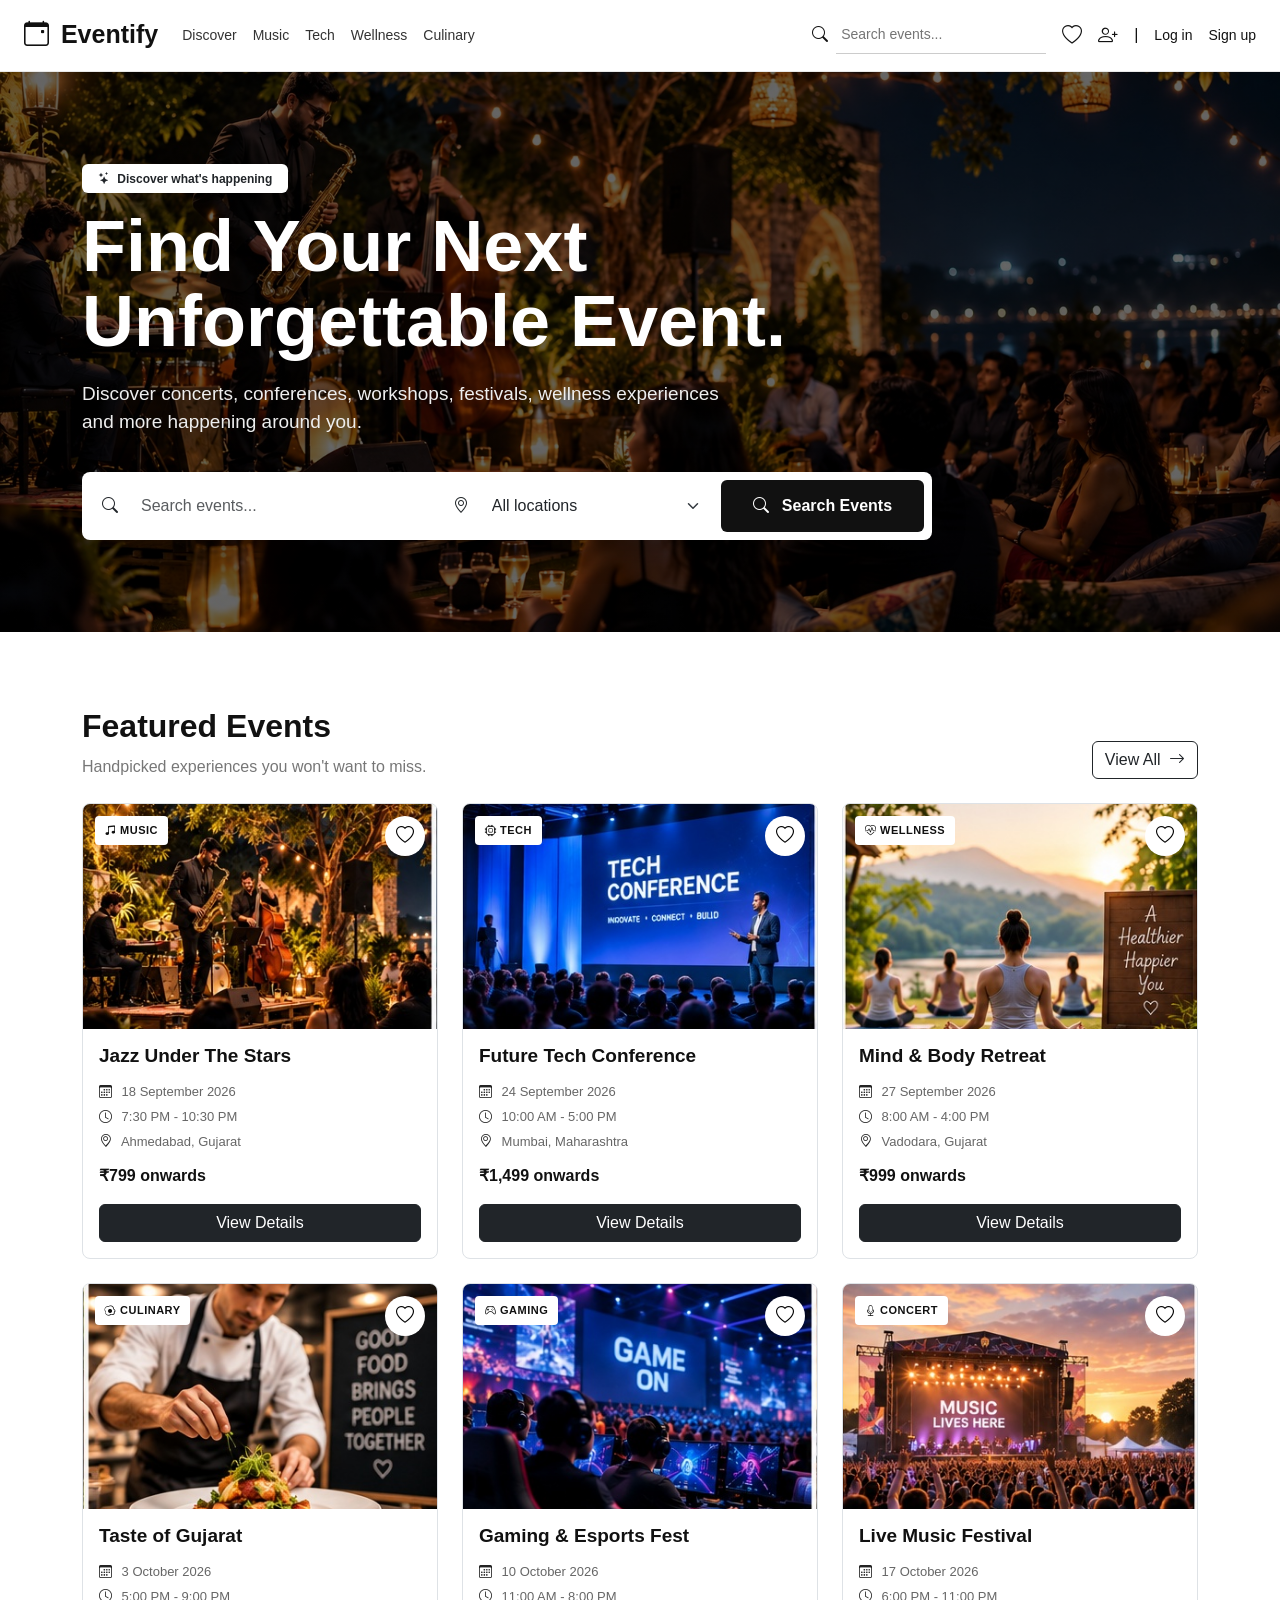
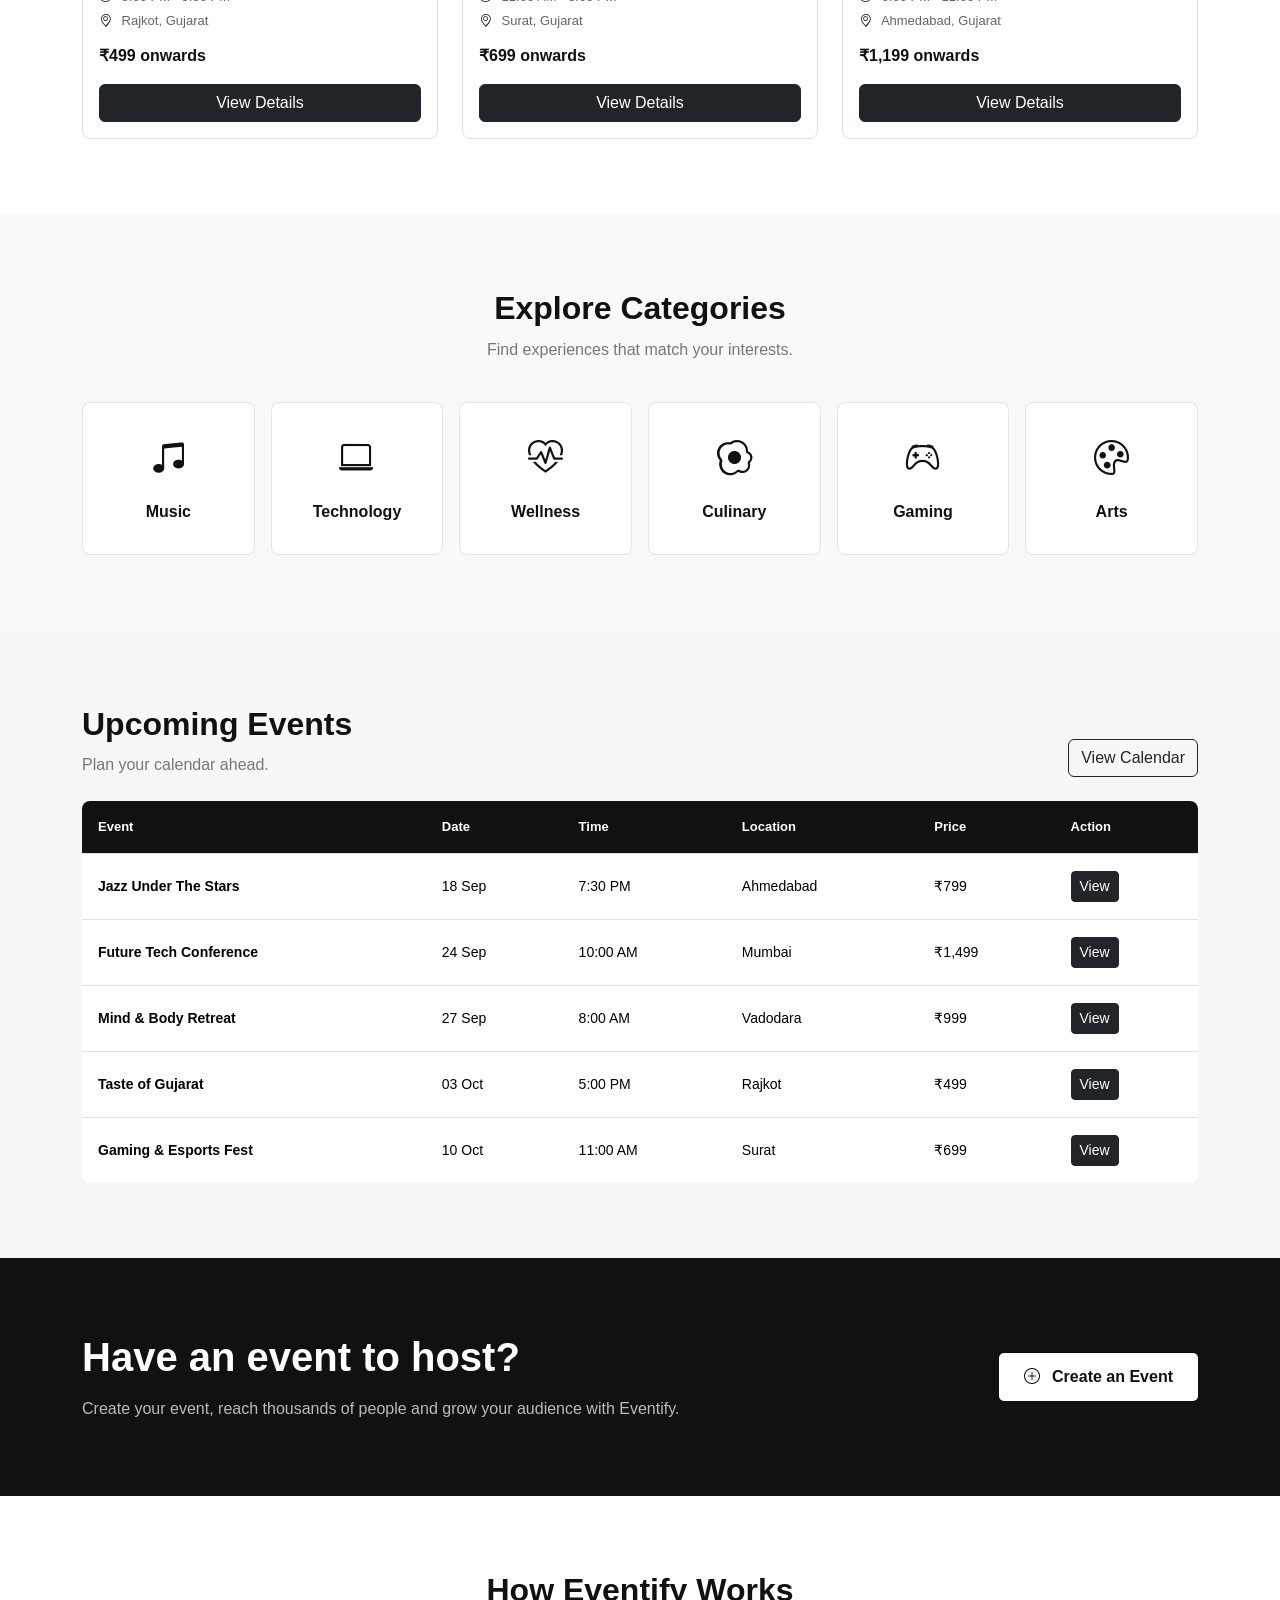
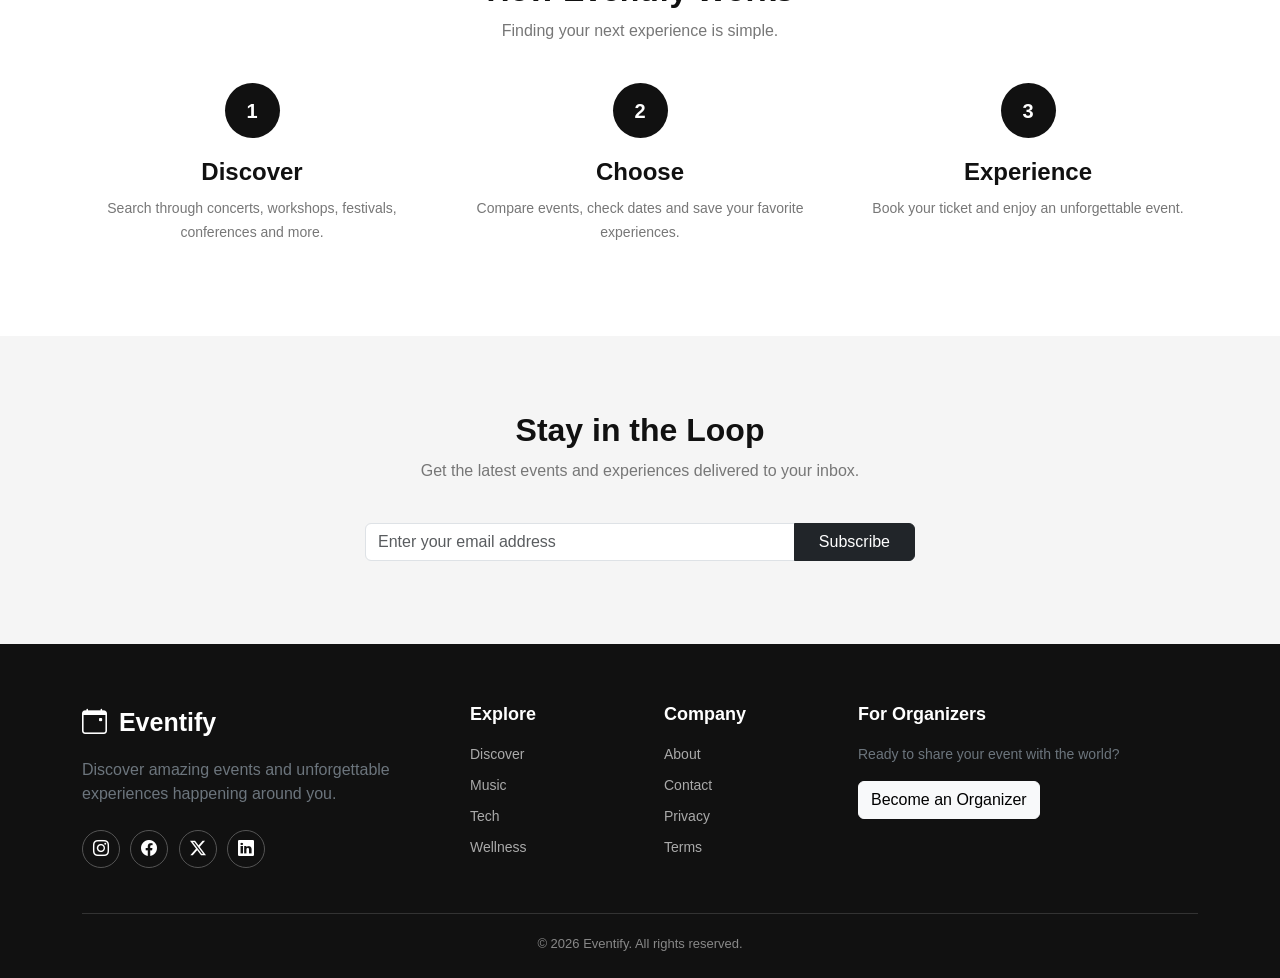
<file: index.html>
<!DOCTYPE html>
<html lang="en">
<head>
    <meta charset="UTF-8">
    <meta name="viewport" content="width=device-width, initial-scale=1.0">

    <title>Eventify - Discover Amazing Events</title>

    <!-- Bootstrap 5.3 -->
    <link
        href="https://cdn.jsdelivr.net/npm/bootstrap@5.3.3/dist/css/bootstrap.min.css"
        rel="stylesheet"
    >

    <!-- Bootstrap Icons -->
    <link
        rel="stylesheet"
        href="https://cdn.jsdelivr.net/npm/bootstrap-icons@1.11.3/font/bootstrap-icons.min.css"
    >

    <style>

        /* ==============================
           GLOBAL
        ============================== */

        * {
            box-sizing: border-box;
        }

        html {
            scroll-behavior: smooth;
        }

        body {
            margin: 0;
            font-family: Arial, Helvetica, sans-serif;
            color: #111;
            background: #fff;
        }

        a {
            color: inherit;
        }

        .section-padding {
            padding: 75px 0;
        }

        .section-title {
            font-size: 32px;
            font-weight: 700;
            margin-bottom: 10px;
        }

        .section-subtitle {
            color: #777;
            margin-bottom: 40px;
        }


        /* ==============================
           NAVBAR
        ============================== */

        .site-header {
            height: 72px;
            background: #fff;
            border-bottom: 1px solid #e8e8e8;
            position: sticky;
            top: 0;
            z-index: 1000;
        }

        .brand {
            font-size: 25px;
            font-weight: 800;
            white-space: nowrap;
        }

        .brand i {
            margin-right: 5px;
        }

        .nav-link {
            font-size: 14px;
            font-weight: 500;
            color: #333 !important;
        }

        .nav-link:hover {
            color: #000 !important;
        }

        .header-search {
            width: 210px;
            border: 0;
            border-bottom: 1px solid #ccc;
            outline: none;
            padding: 8px 5px;
            font-size: 14px;
        }

        .header-search:focus {
            border-bottom-color: #111;
        }

        .header-action {
            text-decoration: none;
            font-size: 14px;
        }

        .header-icon {
            font-size: 20px;
        }


        /* ==============================
           HERO
        ============================== */

        .hero {
            min-height: 560px;
            background:
                linear-gradient(
                    rgba(0, 0, 0, .60),
                    rgba(0, 0, 0, .60)
                ),
                url("assets/images/hero.jpg") center/cover no-repeat;

            display: flex;
            align-items: center;
            color: white;
        }

        .hero-content {
            max-width: 850px;
        }

        .hero-title {
            font-size: clamp(40px, 6vw, 72px);
            font-weight: 800;
            line-height: 1.05;
            margin-bottom: 20px;
        }

        .hero-text {
            font-size: 19px;
            color: #eee;
            max-width: 650px;
            margin-bottom: 35px;
        }

        .search-box {
            background: #fff;
            padding: 8px;
            border-radius: 8px;
            box-shadow: 0 10px 35px rgba(0, 0, 0, .20);
        }

        .search-input {
            border: 0 !important;
            box-shadow: none !important;
            height: 52px;
        }

        .search-location {
            border: 0 !important;
            box-shadow: none !important;
            height: 52px;
        }

        .search-btn {
            height: 52px;
            background: #111;
            color: #fff;
            border: 0;
            padding: 0 30px;
            border-radius: 6px;
            font-weight: 600;
        }

        .search-btn:hover {
            background: #333;
            color: #fff;
        }


        /* ==============================
           EVENT CARDS
        ============================== */

        .event-card {
            overflow: hidden;
            border-radius: 8px;
            transition: .25s ease;
            height: 100%;
        }

        .event-card:hover {
            transform: translateY(-6px);
            box-shadow: 0 10px 30px rgba(0, 0, 0, .12);
        }

        .event-image {
            position: relative;
            width: 100%;
            height: 225px;
            overflow: hidden;
            background: #eee;
        }

        .event-image img {
            width: 100%;
            height: 100%;
            object-fit: cover;
            display: block;
            transition: transform .4s ease;
        }

        .event-card:hover .event-image img {
            transform: scale(1.06);
        }

        .event-category {
            position: absolute;
            top: 12px;
            left: 12px;
            background: #fff;
            color: #111;
            padding: 6px 10px;
            border-radius: 4px;
            font-size: 11px;
            font-weight: 700;
            letter-spacing: .5px;
        }

        .favorite-btn {
            position: absolute;
            top: 12px;
            right: 12px;
            width: 40px;
            height: 40px;
            border: none;
            border-radius: 50%;
            background: #fff;
            display: flex;
            align-items: center;
            justify-content: center;
            cursor: pointer;
            font-size: 18px;
            transition: .2s ease;
        }

        .favorite-btn:hover {
            transform: scale(1.1);
        }

        .favorite-btn.active {
            background: #111;
            color: #fff;
        }

        .event-title {
            font-size: 19px;
            font-weight: 700;
            margin-bottom: 12px;
        }

        .event-info {
            color: #666;
            font-size: 13px;
            line-height: 1.9;
        }

        .event-info i {
            margin-right: 6px;
            color: #222;
        }

        .event-price {
            font-weight: 700;
            margin-top: 10px;
        }


        /* ==============================
           CATEGORY
        ============================== */

        .category-card {
            border: 1px solid #e5e5e5;
            background: #fff;
            padding: 30px 15px;
            text-align: center;
            border-radius: 8px;
            transition: .25s ease;
            text-decoration: none;
            display: block;
        }

        .category-card:hover {
            background: #111;
            color: #fff;
            transform: translateY(-5px);
        }

        .category-icon {
            font-size: 35px;
            margin-bottom: 15px;
        }

        .category-name {
            font-weight: 700;
            font-size: 16px;
        }


        /* ==============================
           SCHEDULE
        ============================== */

        .schedule-section {
            background: #f7f7f7;
        }

        .schedule-table {
            background: #fff;
            border-radius: 8px;
            overflow: hidden;
        }

        .schedule-table th {
            background: #111;
            color: #fff;
            font-size: 13px;
            font-weight: 600;
            padding: 16px;
        }

        .schedule-table td {
            padding: 17px 16px;
            vertical-align: middle;
            font-size: 14px;
        }

        .schedule-table tr:last-child td {
            border-bottom: 0;
        }


        /* ==============================
           ORGANIZER
        ============================== */

        .organizer-section {
            background: #111;
            color: #fff;
        }

        .organizer-section p {
            color: #bbb;
        }

        .btn-white {
            background: #fff;
            color: #111;
            border: none;
            padding: 12px 25px;
            font-weight: 600;
            border-radius: 5px;
        }

        .btn-white:hover {
            background: #ddd;
            color: #111;
        }


        /* ==============================
           HOW IT WORKS
        ============================== */

        .step-number {
            width: 55px;
            height: 55px;
            border-radius: 50%;
            background: #111;
            color: #fff;
            display: flex;
            align-items: center;
            justify-content: center;
            margin: 0 auto 20px;
            font-size: 20px;
            font-weight: 700;
        }

        .step-title {
            font-weight: 700;
            margin-bottom: 10px;
        }

        .step-text {
            color: #777;
            font-size: 14px;
            line-height: 1.7;
        }


        /* ==============================
           NEWSLETTER
        ============================== */

        .newsletter {
            background: #f5f5f5;
        }

        .newsletter-form {
            max-width: 550px;
            margin: auto;
        }


        /* ==============================
           FOOTER
        ============================== */

        footer {
            background: #111;
            color: #fff;
            padding: 60px 0 25px;
        }

        .footer-title {
            font-size: 18px;
            font-weight: 700;
            margin-bottom: 18px;
        }

        .footer-link {
            color: #aaa;
            text-decoration: none;
            font-size: 14px;
            display: block;
            margin-bottom: 10px;
        }

        .footer-link:hover {
            color: #fff;
        }

        .social-icon {
            width: 38px;
            height: 38px;
            border: 1px solid #555;
            display: inline-flex;
            align-items: center;
            justify-content: center;
            border-radius: 50%;
            margin-right: 6px;
            color: #fff;
            text-decoration: none;
            transition: .2s;
        }

        .social-icon:hover {
            background: #fff;
            color: #111;
        }

        .copyright {
            border-top: 1px solid #333;
            margin-top: 45px;
            padding-top: 20px;
            color: #888;
            font-size: 13px;
        }


        /* ==============================
           TOAST
        ============================== */

        .eventify-toast {
            position: fixed;
            right: 25px;
            bottom: 25px;
            background: #111;
            color: #fff;
            padding: 14px 20px;
            border-radius: 6px;
            z-index: 9999;
            opacity: 0;
            transform: translateY(20px);
            pointer-events: none;
            transition: .3s ease;
        }

        .eventify-toast.show {
            opacity: 1;
            transform: translateY(0);
        }


        /* ==============================
           RESPONSIVE
        ============================== */

        @media (max-width: 991px) {

            .site-header {
                height: auto;
                min-height: 70px;
            }

            .hero {
                min-height: 600px;
            }

            .header-search {
                width: 150px;
            }

        }

        @media (max-width: 767px) {

            .section-padding {
                padding: 55px 0;
            }

            .hero {
                min-height: 650px;
            }

            .hero-title {
                font-size: 43px;
            }

            .hero-text {
                font-size: 16px;
            }

            .search-box {
                padding: 10px;
            }

            .search-btn {
                width: 100%;
            }

            .event-image {
                height: 210px;
            }

            .schedule-table {
                min-width: 700px;
            }

            .schedule-wrapper {
                overflow-x: auto;
            }

        }

    </style>
</head>

<body>


<!-- =========================================================
     HEADER
========================================================= -->

<header class="site-header">

    <div class="container-fluid px-4">

        <div class="d-flex align-items-center gap-4 py-3">

            <!-- LOGO -->
            <a href="index.html" class="brand text-decoration-none">
                <i class="bi bi-calendar-event"></i>
                Eventify
            </a>


            <!-- DESKTOP NAV -->
            <nav class="d-none d-lg-flex gap-3">

                <a href="explore.html" class="nav-link">
                    Discover
                </a>

                <a href="explore.html?q=Music" class="nav-link">
                    Music
                </a>

                <a href="explore.html?q=Tech" class="nav-link">
                    Tech
                </a>

                <a href="explore.html?q=Wellness" class="nav-link">
                    Wellness
                </a>

                <a href="explore.html?q=Culinary" class="nav-link">
                    Culinary
                </a>

            </nav>


            <!-- RIGHT SIDE -->
            <div class="ms-auto d-flex align-items-center gap-3">

                <!-- SEARCH -->
                <div class="d-none d-md-flex align-items-center">

                    <i class="bi bi-search me-2"></i>

                    <input
                        type="text"
                        id="headerSearch"
                        class="header-search"
                        placeholder="Search events..."
                        aria-label="Search events"
                    >

                </div>


                <!-- FAVORITES -->
                <a
                    href="favorites.html"
                    class="header-action"
                    title="Favorites"
                >
                    <i class="bi bi-heart header-icon"></i>
                </a>


                <!-- ORGANIZER -->
                <a
                    href="signup.html"
                    class="header-action"
                    title="Become an organizer"
                >
                    <i class="bi bi-person-plus header-icon"></i>
                </a>


                <span class="d-none d-md-inline">|</span>


                <a href="login.html" class="header-action">
                    Log in
                </a>

                <a href="signup.html" class="header-action">
                    Sign up
                </a>

            </div>

        </div>

    </div>

</header>


<!-- =========================================================
     HERO
========================================================= -->

<section class="hero">

    <div class="container">

        <div class="hero-content">

            <div class="mb-3">
                <span class="badge bg-white text-dark px-3 py-2">
                    <i class="bi bi-stars me-1"></i>
                    Discover what's happening
                </span>
            </div>

            <h1 class="hero-title">
                Find Your Next<br>
                Unforgettable Event.
            </h1>

            <p class="hero-text">
                Discover concerts, conferences, workshops, festivals,
                wellness experiences and more happening around you.
            </p>


            <!-- SEARCH -->
            <form
                id="homeSearchForm"
                class="search-box"
                novalidate
            >

                <div class="row g-2 align-items-center">

                    <!-- EVENT SEARCH -->
                    <div class="col-lg-5">

                        <div class="input-group">

                            <span class="input-group-text bg-white border-0">
                                <i class="bi bi-search"></i>
                            </span>

                            <input
                                type="text"
                                id="homeQuery"
                                class="form-control search-input"
                                placeholder="Search events..."
                            >

                        </div>

                    </div>


                    <!-- LOCATION -->
                    <div class="col-lg-4">

                        <div class="input-group">

                            <span class="input-group-text bg-white border-0">
                                <i class="bi bi-geo-alt"></i>
                            </span>

                            <select
                                id="homeLocation"
                                class="form-select search-location"
                            >

                                <option value="">
                                    All locations
                                </option>

                                <option value="Ahmedabad">
                                    Ahmedabad
                                </option>

                                <option value="Jamnagar">
                                    Jamnagar
                                </option>

                                <option value="Rajkot">
                                    Rajkot
                                </option>

                                <option value="Vadodara">
                                    Vadodara
                                </option>

                                <option value="Surat">
                                    Surat
                                </option>

                                <option value="Mumbai">
                                    Mumbai
                                </option>

                            </select>

                        </div>

                    </div>


                    <!-- BUTTON -->
                    <div class="col-lg-3">

                        <button
                            type="submit"
                            class="search-btn w-100"
                        >
                            <i class="bi bi-search me-2"></i>
                            Search Events
                        </button>

                    </div>

                </div>

            </form>

        </div>

    </div>

</section>


<!-- =========================================================
     FEATURED EVENTS
========================================================= -->

<section class="section-padding">

    <div class="container">

        <div class="d-flex justify-content-between align-items-end mb-4">

            <div>

                <h2 class="section-title">
                    Featured Events
                </h2>

                <p class="section-subtitle mb-0">
                    Handpicked experiences you won't want to miss.
                </p>

            </div>

            <a
                href="explore.html"
                class="btn btn-outline-dark d-none d-md-inline-block"
            >
                View All
                <i class="bi bi-arrow-right ms-1"></i>
            </a>

        </div>


        <div class="row g-4">


            <!-- EVENT 1 -->
            <div class="col-lg-4 col-md-6">

                <div class="event-card border bg-white">

                    <div class="event-image">

                        <img
                            src="assets/images/jazz.jpg"
                            alt="Live music concert"
                            loading="lazy"
                        >

                        <span class="event-category">
                            <i class="bi bi-music-note-beamed"></i>
                            MUSIC
                        </span>

                        <button
                            type="button"
                            class="favorite-btn"
                            onclick="toggleFavorite('EVT-001', this)"
                            aria-label="Add event to favorites"
                        >
                            <i class="bi bi-heart"></i>
                        </button>

                    </div>


                    <div class="p-3">

                        <h3 class="event-title">
                            Jazz Under The Stars
                        </h3>

                        <div class="event-info">

                            <div>
                                <i class="bi bi-calendar3"></i>
                                18 September 2026
                            </div>

                            <div>
                                <i class="bi bi-clock"></i>
                                7:30 PM - 10:30 PM
                            </div>

                            <div>
                                <i class="bi bi-geo-alt"></i>
                                Ahmedabad, Gujarat
                            </div>

                        </div>

                        <div class="event-price">
                            ₹799 onwards
                        </div>

                        <button
                            class="btn btn-dark w-100 mt-3"
                            onclick="openEvent('EVT-001')"
                        >
                            View Details
                        </button>

                    </div>

                </div>

            </div>


            <!-- EVENT 2 -->
            <div class="col-lg-4 col-md-6">

                <div class="event-card border bg-white">

                    <div class="event-image">

                        <img
                            src="assets/images/tech.jpg"
                            alt="Technology conference"
                            loading="lazy"
                        >

                        <span class="event-category">
                            <i class="bi bi-cpu"></i>
                            TECH
                        </span>

                        <button
                            type="button"
                            class="favorite-btn"
                            onclick="toggleFavorite('EVT-002', this)"
                            aria-label="Add event to favorites"
                        >
                            <i class="bi bi-heart"></i>
                        </button>

                    </div>


                    <div class="p-3">

                        <h3 class="event-title">
                            Future Tech Conference
                        </h3>

                        <div class="event-info">

                            <div>
                                <i class="bi bi-calendar3"></i>
                                24 September 2026
                            </div>

                            <div>
                                <i class="bi bi-clock"></i>
                                10:00 AM - 5:00 PM
                            </div>

                            <div>
                                <i class="bi bi-geo-alt"></i>
                                Mumbai, Maharashtra
                            </div>

                        </div>

                        <div class="event-price">
                            ₹1,499 onwards
                        </div>

                        <button
                            class="btn btn-dark w-100 mt-3"
                            onclick="openEvent('EVT-002')"
                        >
                            View Details
                        </button>

                    </div>

                </div>

            </div>


            <!-- EVENT 3 -->
            <div class="col-lg-4 col-md-6">

                <div class="event-card border bg-white">

                    <div class="event-image">

                        <img
                            src="assets/images/wellness.jpg"
                            alt="Yoga wellness event"
                            loading="lazy"
                        >

                        <span class="event-category">
                            <i class="bi bi-heart-pulse"></i>
                            WELLNESS
                        </span>

                        <button
                            type="button"
                            class="favorite-btn"
                            onclick="toggleFavorite('EVT-003', this)"
                            aria-label="Add event to favorites"
                        >
                            <i class="bi bi-heart"></i>
                        </button>

                    </div>


                    <div class="p-3">

                        <h3 class="event-title">
                            Mind & Body Retreat
                        </h3>

                        <div class="event-info">

                            <div>
                                <i class="bi bi-calendar3"></i>
                                27 September 2026
                            </div>

                            <div>
                                <i class="bi bi-clock"></i>
                                8:00 AM - 4:00 PM
                            </div>

                            <div>
                                <i class="bi bi-geo-alt"></i>
                                Vadodara, Gujarat
                            </div>

                        </div>

                        <div class="event-price">
                            ₹999 onwards
                        </div>

                        <button
                            class="btn btn-dark w-100 mt-3"
                            onclick="openEvent('EVT-003')"
                        >
                            View Details
                        </button>

                    </div>

                </div>

            </div>


            <!-- EVENT 4 -->
            <div class="col-lg-4 col-md-6">

                <div class="event-card border bg-white">

                    <div class="event-image">

                        <img
                            src="assets/images/culinary.jpg"
                            alt="Food and culinary event"
                            loading="lazy"
                        >

                        <span class="event-category">
                            <i class="bi bi-egg-fried"></i>
                            CULINARY
                        </span>

                        <button
                            type="button"
                            class="favorite-btn"
                            onclick="toggleFavorite('EVT-004', this)"
                            aria-label="Add event to favorites"
                        >
                            <i class="bi bi-heart"></i>
                        </button>

                    </div>


                    <div class="p-3">

                        <h3 class="event-title">
                            Taste of Gujarat
                        </h3>

                        <div class="event-info">

                            <div>
                                <i class="bi bi-calendar3"></i>
                                3 October 2026
                            </div>

                            <div>
                                <i class="bi bi-clock"></i>
                                5:00 PM - 9:00 PM
                            </div>

                            <div>
                                <i class="bi bi-geo-alt"></i>
                                Rajkot, Gujarat
                            </div>

                        </div>

                        <div class="event-price">
                            ₹499 onwards
                        </div>

                        <button
                            class="btn btn-dark w-100 mt-3"
                            onclick="openEvent('EVT-004')"
                        >
                            View Details
                        </button>

                    </div>

                </div>

            </div>


            <!-- EVENT 5 -->
            <div class="col-lg-4 col-md-6">

                <div class="event-card border bg-white">

                    <div class="event-image">

                        <img
                            src="assets/images/gaming.jpg"
                            alt="Gaming convention"
                            loading="lazy"
                        >

                        <span class="event-category">
                            <i class="bi bi-controller"></i>
                            GAMING
                        </span>

                        <button
                            type="button"
                            class="favorite-btn"
                            onclick="toggleFavorite('EVT-005', this)"
                            aria-label="Add event to favorites"
                        >
                            <i class="bi bi-heart"></i>
                        </button>

                    </div>


                    <div class="p-3">

                        <h3 class="event-title">
                            Gaming & Esports Fest
                        </h3>

                        <div class="event-info">

                            <div>
                                <i class="bi bi-calendar3"></i>
                                10 October 2026
                            </div>

                            <div>
                                <i class="bi bi-clock"></i>
                                11:00 AM - 8:00 PM
                            </div>

                            <div>
                                <i class="bi bi-geo-alt"></i>
                                Surat, Gujarat
                            </div>

                        </div>

                        <div class="event-price">
                            ₹699 onwards
                        </div>

                        <button
                            class="btn btn-dark w-100 mt-3"
                            onclick="openEvent('EVT-005')"
                        >
                            View Details
                        </button>

                    </div>

                </div>

            </div>


            <!-- EVENT 6 -->
            <div class="col-lg-4 col-md-6">

                <div class="event-card border bg-white">

                    <div class="event-image">

                        <img
                            src="assets/images/concert.jpg"
                            alt="Live concert"
                            loading="lazy"
                        >

                        <span class="event-category">
                            <i class="bi bi-mic"></i>
                            CONCERT
                        </span>

                        <button
                            type="button"
                            class="favorite-btn"
                            onclick="toggleFavorite('EVT-006', this)"
                            aria-label="Add event to favorites"
                        >
                            <i class="bi bi-heart"></i>
                        </button>

                    </div>


                    <div class="p-3">

                        <h3 class="event-title">
                            Live Music Festival
                        </h3>

                        <div class="event-info">

                            <div>
                                <i class="bi bi-calendar3"></i>
                                17 October 2026
                            </div>

                            <div>
                                <i class="bi bi-clock"></i>
                                6:00 PM - 11:00 PM
                            </div>

                            <div>
                                <i class="bi bi-geo-alt"></i>
                                Ahmedabad, Gujarat
                            </div>

                        </div>

                        <div class="event-price">
                            ₹1,199 onwards
                        </div>

                        <button
                            class="btn btn-dark w-100 mt-3"
                            onclick="openEvent('EVT-006')"
                        >
                            View Details
                        </button>

                    </div>

                </div>

            </div>

        </div>


        <div class="text-center mt-5 d-md-none">

            <a
                href="explore.html"
                class="btn btn-dark px-4"
            >
                View All Events
                <i class="bi bi-arrow-right ms-1"></i>
            </a>

        </div>

    </div>

</section>


<!-- =========================================================
     CATEGORIES
========================================================= -->

<section class="section-padding bg-light">

    <div class="container">

        <div class="text-center">

            <h2 class="section-title">
                Explore Categories
            </h2>

            <p class="section-subtitle">
                Find experiences that match your interests.
            </p>

        </div>


        <div class="row g-3">


            <div class="col-6 col-md-4 col-lg-2">

                <a
                    href="explore.html?q=Music"
                    class="category-card"
                >

                    <div class="category-icon">
                        <i class="bi bi-music-note-beamed"></i>
                    </div>

                    <div class="category-name">
                        Music
                    </div>

                </a>

            </div>


            <div class="col-6 col-md-4 col-lg-2">

                <a
                    href="explore.html?q=Tech"
                    class="category-card"
                >

                    <div class="category-icon">
                        <i class="bi bi-laptop"></i>
                    </div>

                    <div class="category-name">
                        Technology
                    </div>

                </a>

            </div>


            <div class="col-6 col-md-4 col-lg-2">

                <a
                    href="explore.html?q=Wellness"
                    class="category-card"
                >

                    <div class="category-icon">
                        <i class="bi bi-heart-pulse"></i>
                    </div>

                    <div class="category-name">
                        Wellness
                    </div>

                </a>

            </div>


            <div class="col-6 col-md-4 col-lg-2">

                <a
                    href="explore.html?q=Culinary"
                    class="category-card"
                >

                    <div class="category-icon">
                        <i class="bi bi-egg-fried"></i>
                    </div>

                    <div class="category-name">
                        Culinary
                    </div>

                </a>

            </div>


            <div class="col-6 col-md-4 col-lg-2">

                <a
                    href="explore.html?q=Gaming"
                    class="category-card"
                >

                    <div class="category-icon">
                        <i class="bi bi-controller"></i>
                    </div>

                    <div class="category-name">
                        Gaming
                    </div>

                </a>

            </div>


            <div class="col-6 col-md-4 col-lg-2">

                <a
                    href="explore.html?q=Arts"
                    class="category-card"
                >

                    <div class="category-icon">
                        <i class="bi bi-palette"></i>
                    </div>

                    <div class="category-name">
                        Arts
                    </div>

                </a>

            </div>

        </div>

    </div>

</section>


<!-- =========================================================
     UPCOMING EVENTS
========================================================= -->

<section class="section-padding schedule-section">

    <div class="container">

        <div class="d-flex justify-content-between align-items-end mb-4">

            <div>

                <h2 class="section-title">
                    Upcoming Events
                </h2>

                <p class="section-subtitle mb-0">
                    Plan your calendar ahead.
                </p>

            </div>

            <button
                class="btn btn-outline-dark d-none d-md-block"
                onclick="showToast('More events are coming soon!')"
            >
                View Calendar
            </button>

        </div>


        <div class="schedule-wrapper">

            <div class="schedule-table">

                <table class="table mb-0">

                    <thead>

                        <tr>

                            <th>
                                Event
                            </th>

                            <th>
                                Date
                            </th>

                            <th>
                                Time
                            </th>

                            <th>
                                Location
                            </th>

                            <th>
                                Price
                            </th>

                            <th>
                                Action
                            </th>

                        </tr>

                    </thead>


                    <tbody>

                        <tr>

                            <td>
                                <strong>
                                    Jazz Under The Stars
                                </strong>
                            </td>

                            <td>
                                18 Sep
                            </td>

                            <td>
                                7:30 PM
                            </td>

                            <td>
                                Ahmedabad
                            </td>

                            <td>
                                ₹799
                            </td>

                            <td>
                                <button
                                    class="btn btn-sm btn-dark"
                                    onclick="openEvent('EVT-001')"
                                >
                                    View
                                </button>
                            </td>

                        </tr>


                        <tr>

                            <td>
                                <strong>
                                    Future Tech Conference
                                </strong>
                            </td>

                            <td>
                                24 Sep
                            </td>

                            <td>
                                10:00 AM
                            </td>

                            <td>
                                Mumbai
                            </td>

                            <td>
                                ₹1,499
                            </td>

                            <td>
                                <button
                                    class="btn btn-sm btn-dark"
                                    onclick="openEvent('EVT-002')"
                                >
                                    View
                                </button>
                            </td>

                        </tr>


                        <tr>

                            <td>
                                <strong>
                                    Mind & Body Retreat
                                </strong>
                            </td>

                            <td>
                                27 Sep
                            </td>

                            <td>
                                8:00 AM
                            </td>

                            <td>
                                Vadodara
                            </td>

                            <td>
                                ₹999
                            </td>

                            <td>
                                <button
                                    class="btn btn-sm btn-dark"
                                    onclick="openEvent('EVT-003')"
                                >
                                    View
                                </button>
                            </td>

                        </tr>


                        <tr>

                            <td>
                                <strong>
                                    Taste of Gujarat
                                </strong>
                            </td>

                            <td>
                                03 Oct
                            </td>

                            <td>
                                5:00 PM
                            </td>

                            <td>
                                Rajkot
                            </td>

                            <td>
                                ₹499
                            </td>

                            <td>
                                <button
                                    class="btn btn-sm btn-dark"
                                    onclick="openEvent('EVT-004')"
                                >
                                    View
                                </button>
                            </td>

                        </tr>


                        <tr>

                            <td>
                                <strong>
                                    Gaming & Esports Fest
                                </strong>
                            </td>

                            <td>
                                10 Oct
                            </td>

                            <td>
                                11:00 AM
                            </td>

                            <td>
                                Surat
                            </td>

                            <td>
                                ₹699
                            </td>

                            <td>
                                <button
                                    class="btn btn-sm btn-dark"
                                    onclick="openEvent('EVT-005')"
                                >
                                    View
                                </button>
                            </td>

                        </tr>

                    </tbody>

                </table>

            </div>

        </div>

    </div>

</section>


<!-- =========================================================
     ORGANIZER CTA
========================================================= -->

<section class="section-padding organizer-section">

    <div class="container">

        <div class="row align-items-center">

            <div class="col-lg-8">

                <h2 class="display-6 fw-bold mb-3">
                    Have an event to host?
                </h2>

                <p class="mb-0">
                    Create your event, reach thousands of people
                    and grow your audience with Eventify.
                </p>

            </div>


            <div class="col-lg-4 text-lg-end mt-4 mt-lg-0">

                <a
                    href="signup.html"
                    class="btn-white text-decoration-none d-inline-block"
                >
                    <i class="bi bi-plus-circle me-2"></i>
                    Create an Event
                </a>

            </div>

        </div>

    </div>

</section>


<!-- =========================================================
     HOW IT WORKS
========================================================= -->

<section class="section-padding">

    <div class="container">

        <div class="text-center">

            <h2 class="section-title">
                How Eventify Works
            </h2>

            <p class="section-subtitle">
                Finding your next experience is simple.
            </p>

        </div>


        <div class="row g-5">


            <div class="col-md-4 text-center">

                <div class="step-number">
                    1
                </div>

                <h4 class="step-title">
                    Discover
                </h4>

                <p class="step-text">
                    Search through concerts, workshops,
                    festivals, conferences and more.
                </p>

            </div>


            <div class="col-md-4 text-center">

                <div class="step-number">
                    2
                </div>

                <h4 class="step-title">
                    Choose
                </h4>

                <p class="step-text">
                    Compare events, check dates and
                    save your favorite experiences.
                </p>

            </div>


            <div class="col-md-4 text-center">

                <div class="step-number">
                    3
                </div>

                <h4 class="step-title">
                    Experience
                </h4>

                <p class="step-text">
                    Book your ticket and enjoy an
                    unforgettable event.
                </p>

            </div>

        </div>

    </div>

</section>


<!-- =========================================================
     NEWSLETTER
========================================================= -->

<section class="section-padding newsletter">

    <div class="container">

        <div class="text-center">

            <h2 class="section-title">
                Stay in the Loop
            </h2>

            <p class="section-subtitle">
                Get the latest events and experiences delivered to your inbox.
            </p>


            <form
                id="newsletterForm"
                class="newsletter-form"
                novalidate
            >

                <div class="input-group">

                    <input
                        type="email"
                        id="newsletterEmail"
                        class="form-control"
                        placeholder="Enter your email address"
                        required
                    >

                    <button
                        class="btn btn-dark px-4"
                        type="submit"
                    >
                        Subscribe
                    </button>

                </div>

                <div
                    id="newsletterError"
                    class="text-danger small text-start mt-2"
                ></div>

            </form>

        </div>

    </div>

</section>


<!-- =========================================================
     FOOTER
========================================================= -->

<footer>

    <div class="container">

        <div class="row g-5">


            <!-- BRAND -->
            <div class="col-lg-4">

                <div class="brand mb-3">
                    <i class="bi bi-calendar-event"></i>
                    Eventify
                </div>

                <p class="text-secondary">
                    Discover amazing events and unforgettable
                    experiences happening around you.
                </p>


                <div class="mt-4">

                    <a href="#" class="social-icon">
                        <i class="bi bi-instagram"></i>
                    </a>

                    <a href="#" class="social-icon">
                        <i class="bi bi-facebook"></i>
                    </a>

                    <a href="#" class="social-icon">
                        <i class="bi bi-twitter-x"></i>
                    </a>

                    <a href="#" class="social-icon">
                        <i class="bi bi-linkedin"></i>
                    </a>

                </div>

            </div>


            <!-- EXPLORE -->
            <div class="col-6 col-lg-2">

                <h5 class="footer-title">
                    Explore
                </h5>

                <a
                    href="explore.html"
                    class="footer-link"
                >
                    Discover
                </a>

                <a
                    href="explore.html?q=Music"
                    class="footer-link"
                >
                    Music
                </a>

                <a
                    href="explore.html?q=Tech"
                    class="footer-link"
                >
                    Tech
                </a>

                <a
                    href="explore.html?q=Wellness"
                    class="footer-link"
                >
                    Wellness
                </a>

            </div>


            <!-- COMPANY -->
            <div class="col-6 col-lg-2">

                <h5 class="footer-title">
                    Company
                </h5>

                <a href="#" class="footer-link">
                    About
                </a>

                <a href="#" class="footer-link">
                    Contact
                </a>

                <a href="#" class="footer-link">
                    Privacy
                </a>

                <a href="#" class="footer-link">
                    Terms
                </a>

            </div>


            <!-- ORGANIZERS -->
            <div class="col-lg-4">

                <h5 class="footer-title">
                    For Organizers
                </h5>

                <p class="text-secondary small">
                    Ready to share your event with the world?
                </p>

                <a
                    href="signup.html"
                    class="btn btn-light"
                >
                    Become an Organizer
                </a>

            </div>

        </div>


        <div class="copyright text-center">

            © 2026 Eventify. All rights reserved.

        </div>

    </div>

</footer>


<!-- TOAST -->

<div
    id="toastMsg"
    class="eventify-toast"
    role="status"
    aria-live="polite"
></div>


<!-- =========================================================
     JAVASCRIPT
========================================================= -->

<script>

    /* ==========================================
       SHOW TOAST
    ========================================== */

    function showToast(message) {

        const toast = document.getElementById("toastMsg");

        if (!toast) return;

        toast.textContent = message;

        toast.classList.add("show");

        setTimeout(function () {

            toast.classList.remove("show");

        }, 2500);

    }


    /* ==========================================
       FAVORITES
    ========================================== */

    function toggleFavorite(eventId, button) {

        let favorites =
            JSON.parse(
                localStorage.getItem("eventifyFavorites")
            ) || [];


        const index = favorites.indexOf(eventId);


        if (index === -1) {

            favorites.push(eventId);

            button.classList.add("active");

            button.innerHTML =
                '<i class="bi bi-heart-fill"></i>';

            button.setAttribute(
                "aria-label",
                "Remove event from favorites"
            );

            showToast(
                "Event added to favorites."
            );

        } else {

            favorites.splice(index, 1);

            button.classList.remove("active");

            button.innerHTML =
                '<i class="bi bi-heart"></i>';

            button.setAttribute(
                "aria-label",
                "Add event to favorites"
            );

            showToast(
                "Event removed from favorites."
            );

        }


        localStorage.setItem(
            "eventifyFavorites",
            JSON.stringify(favorites)
        );

    }


    /* ==========================================
       LOAD FAVORITES
    ========================================== */

    function loadFavorites() {

        const favorites =
            JSON.parse(
                localStorage.getItem("eventifyFavorites")
            ) || [];


        document
            .querySelectorAll(".favorite-btn")
            .forEach(function(button) {

                const onclick =
                    button.getAttribute("onclick");

                if (!onclick) return;


                const match =
                    onclick.match(/'([^']+)'/);

                if (!match) return;


                const eventId = match[1];


                if (favorites.includes(eventId)) {

                    button.classList.add("active");

                    button.innerHTML =
                        '<i class="bi bi-heart-fill"></i>';

                    button.setAttribute(
                        "aria-label",
                        "Remove event from favorites"
                    );

                }

            });

    }


    /* ==========================================
       OPEN EVENT
    ========================================== */

    function openEvent(eventId) {

        window.location.href =
            "event-details.html?id=" +
            encodeURIComponent(eventId);

    }


    /* ==========================================
       HOME SEARCH
    ========================================== */

    document
        .getElementById("homeSearchForm")
        .addEventListener("submit", function(event) {

            event.preventDefault();


            const query =
                document
                    .getElementById("homeQuery")
                    .value
                    .trim();


            const location =
                document
                    .getElementById("homeLocation")
                    .value;


            if (
                query === "" &&
                location === ""
            ) {

                showToast(
                    "Please enter an event or select a location."
                );

                return;

            }


            const params =
                new URLSearchParams();


            if (query !== "") {

                params.set("q", query);

            }


            if (location !== "") {

                params.set(
                    "location",
                    location
                );

            }


            window.location.href =
                "explore.html?" +
                params.toString();

        });


    /* ==========================================
       HEADER SEARCH
    ========================================== */

    document
        .getElementById("headerSearch")
        .addEventListener("keydown", function(event) {

            if (event.key !== "Enter") return;


            const query =
                this.value.trim();


            if (query === "") {

                showToast(
                    "Please enter something to search."
                );

                return;

            }


            window.location.href =
                "explore.html?q=" +
                encodeURIComponent(query);

        });


    /* ==========================================
       NEWSLETTER VALIDATION
    ========================================== */

    document
        .getElementById("newsletterForm")
        .addEventListener("submit", function(event) {

            event.preventDefault();


            const emailInput =
                document.getElementById(
                    "newsletterEmail"
                );


            const error =
                document.getElementById(
                    "newsletterError"
                );


            const email =
                emailInput.value.trim();


            error.textContent = "";


            if (email === "") {

                error.textContent =
                    "Please enter your email address.";

                emailInput.classList.add(
                    "is-invalid"
                );

                return;

            }


            const emailPattern =
                /^[^\s@]+@[^\s@]+\.[^\s@]+$/;


            if (!emailPattern.test(email)) {

                error.textContent =
                    "Please enter a valid email address.";

                emailInput.classList.add(
                    "is-invalid"
                );

                return;

            }


            emailInput.classList.remove(
                "is-invalid"
            );


            localStorage.setItem(
                "eventifyNewsletterEmail",
                email
            );


            emailInput.value = "";


            showToast(
                "Successfully subscribed!"
            );

        });


    /* ==========================================
       INITIALIZE
    ========================================== */

    document.addEventListener(
        "DOMContentLoaded",
        function() {

            loadFavorites();

        }
    );

</script>


<!-- Bootstrap JS -->
<script
    src="https://cdn.jsdelivr.net/npm/bootstrap@5.3.3/dist/js/bootstrap.bundle.min.js">
</script>

</body>
</html>
</file>
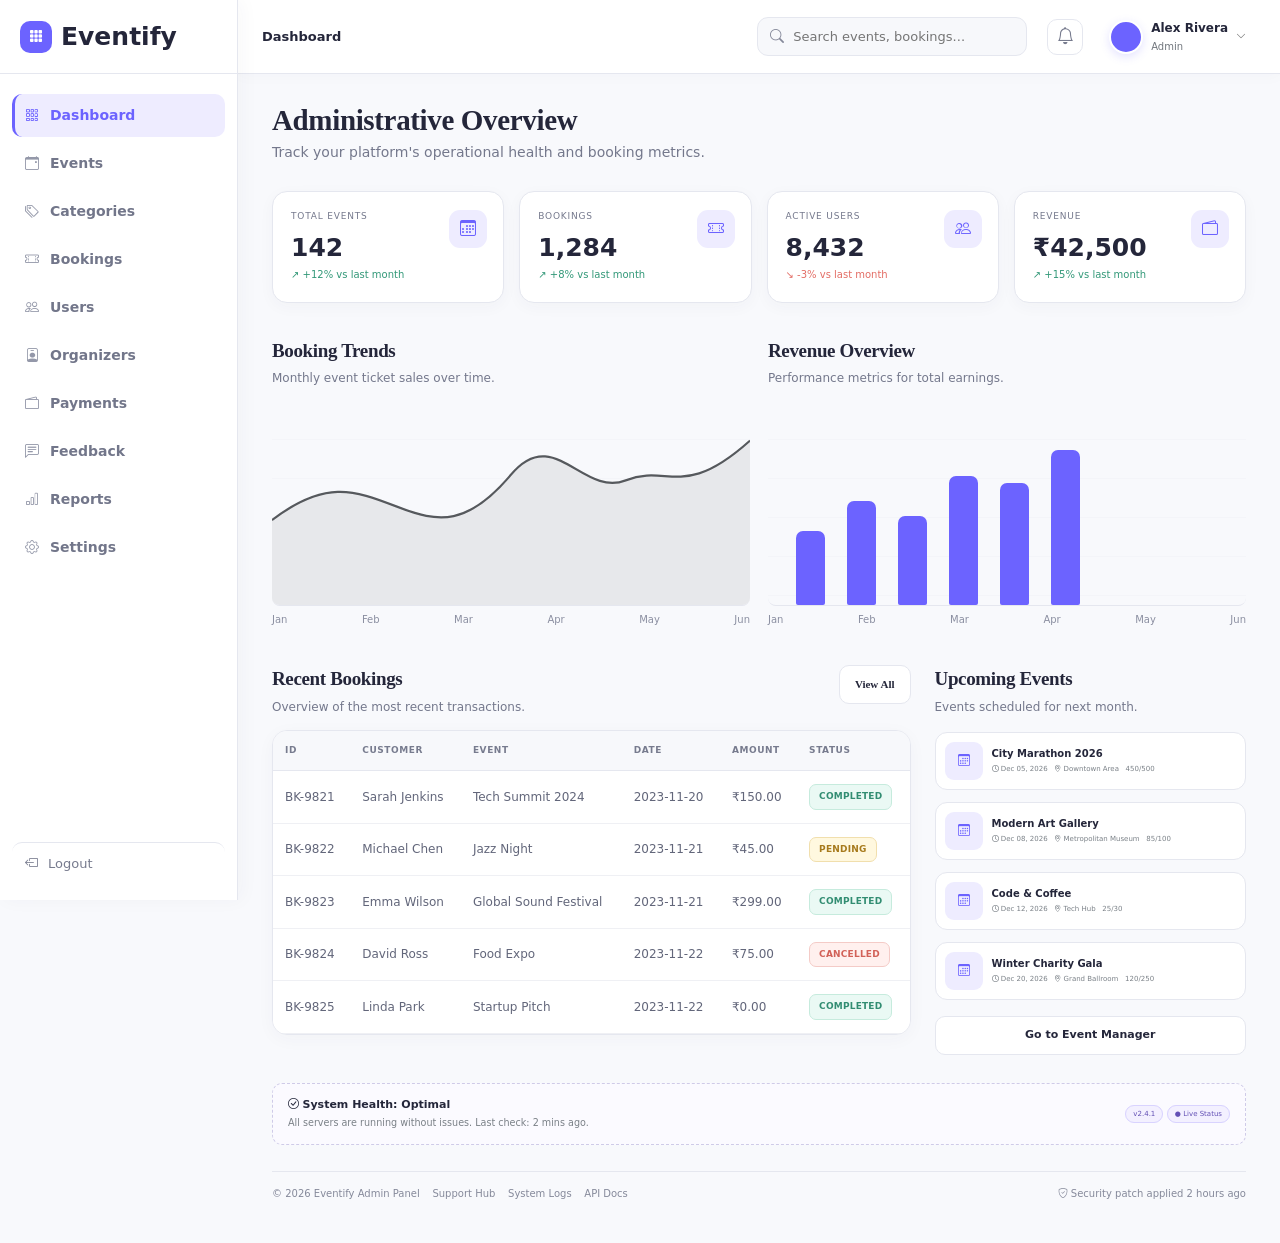
<file: admin/index.html>
<!DOCTYPE html>
<html lang="en">
<head>
<meta charset="UTF-8">
<meta name="viewport" content="width=device-width, initial-scale=1.0">
<title>Eventify Admin Panel</title>
<link href="https://cdn.jsdelivr.net/npm/bootstrap@5.3.3/dist/css/bootstrap.min.css" rel="stylesheet">
<link href="https://cdn.jsdelivr.net/npm/bootstrap-icons@1.11.3/font/bootstrap-icons.min.css" rel="stylesheet">
<link rel="stylesheet" href="styles.css">
</head>
<body>
<div class="app-shell">
<aside class="sidebar">
  <div class="brand"><span class="brand-icon"><i class="bi bi-grid-3x3-gap-fill"></i></span><span>Eventify</span></div>
  <nav id="sideNav" class="side-nav"></nav>
  <button class="logout-btn" onclick="logout()"><i class="bi bi-box-arrow-left"></i><span>Logout</span></button>
</aside>
<main class="main-area">
  <header class="topbar">
    <div class="top-title" id="topTitle">Dashboard</div>
    <div class="top-right">
      <div class="global-search"><i class="bi bi-search"></i><input id="globalSearch" placeholder="Search events, bookings..." autocomplete="off"></div>
      <button class="icon-btn" onclick="toast('No new notifications')"><i class="bi bi-bell"></i></button>
      <div class="admin-menu" onclick="render('settings')"><span class="admin-avatar"></span><span><b>Alex Rivera</b><small>Admin</small></span><i class="bi bi-chevron-down"></i></div>
    </div>
  </header>
  <section id="content" class="content"></section>
</main>
</div>
<div id="toast" class="eventify-toast"></div>
<div class="modal fade" id="actionModal" tabindex="-1" aria-hidden="true">
  <div class="modal-dialog modal-dialog-centered"><div class="modal-content wire-modal">
    <div class="modal-header"><h5 id="modalTitle" class="modal-title">Action</h5><button class="btn-close" data-bs-dismiss="modal"></button></div>
    <div id="modalBody" class="modal-body"></div>
  </div></div>
</div>
<script src="https://cdn.jsdelivr.net/npm/bootstrap@5.3.3/dist/js/bootstrap.bundle.min.js"></script>
<script src="script.js"></script>
</body>
</html>
</file>
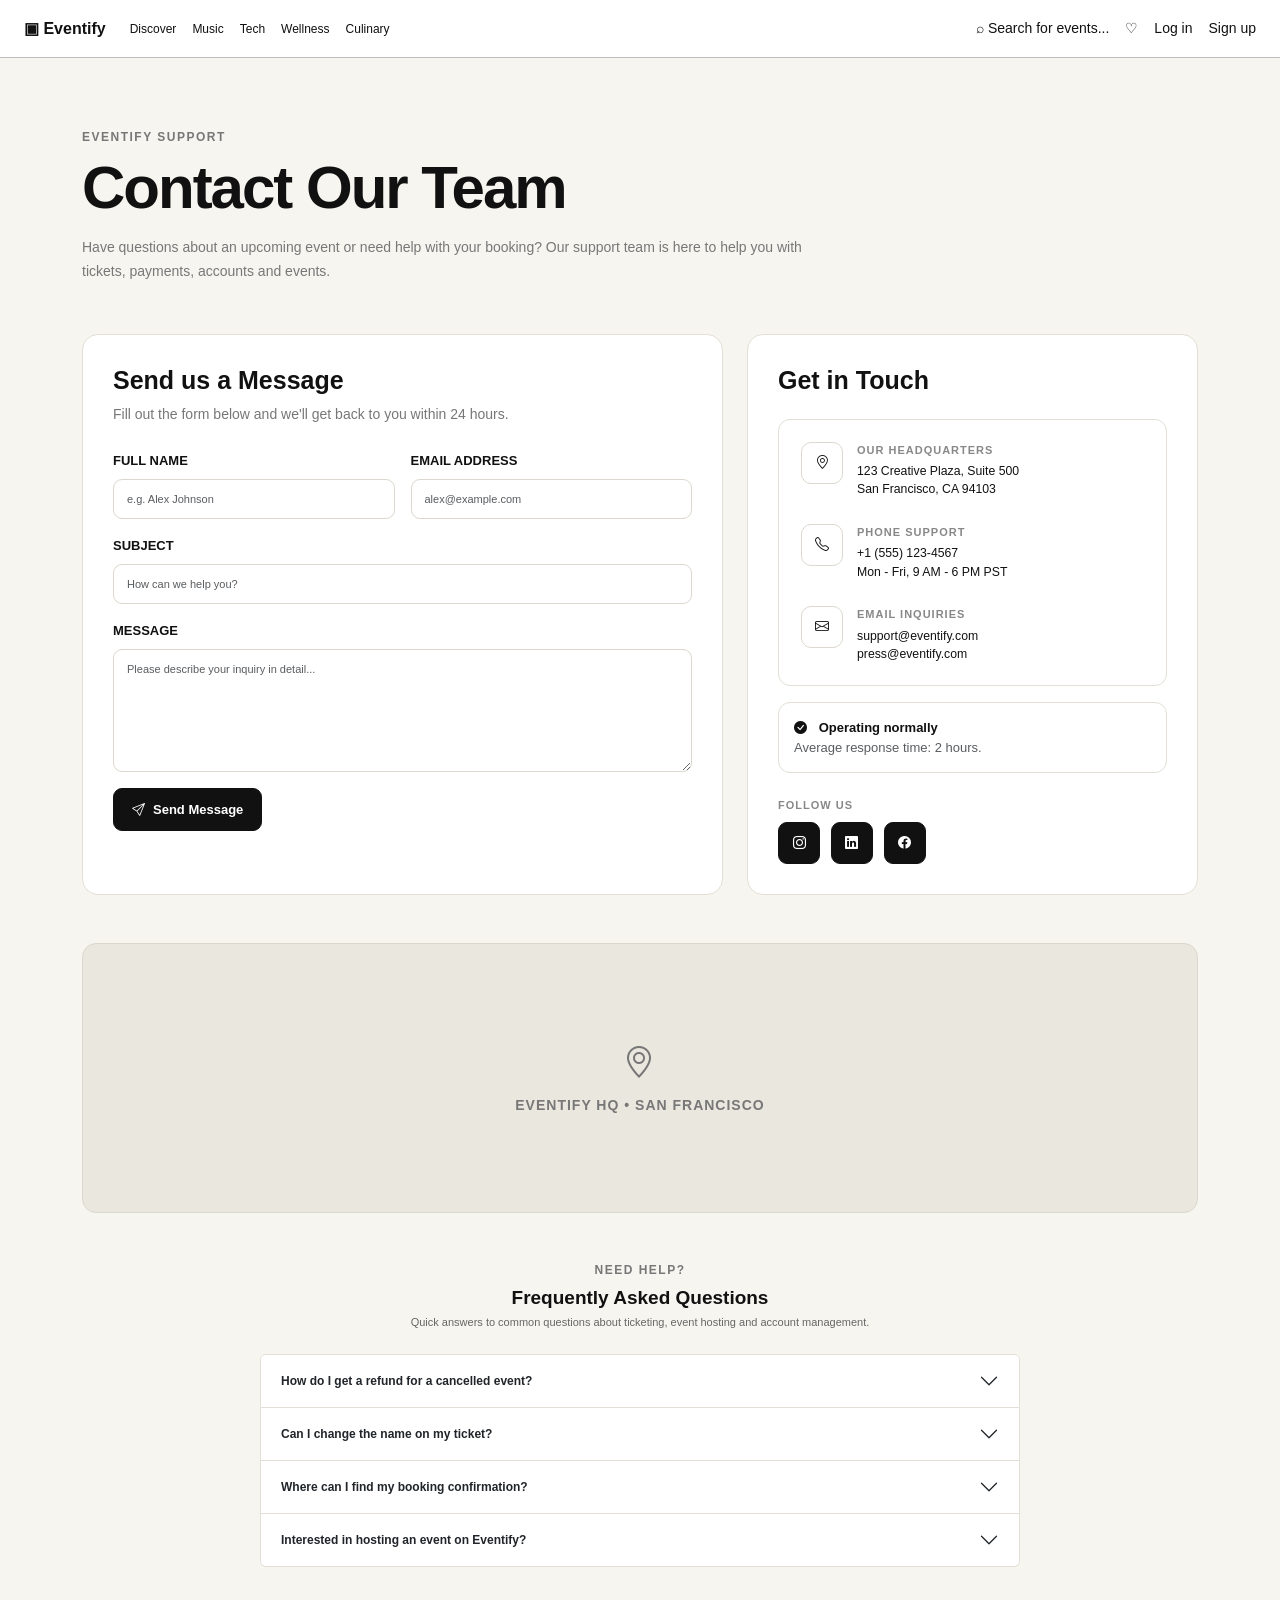
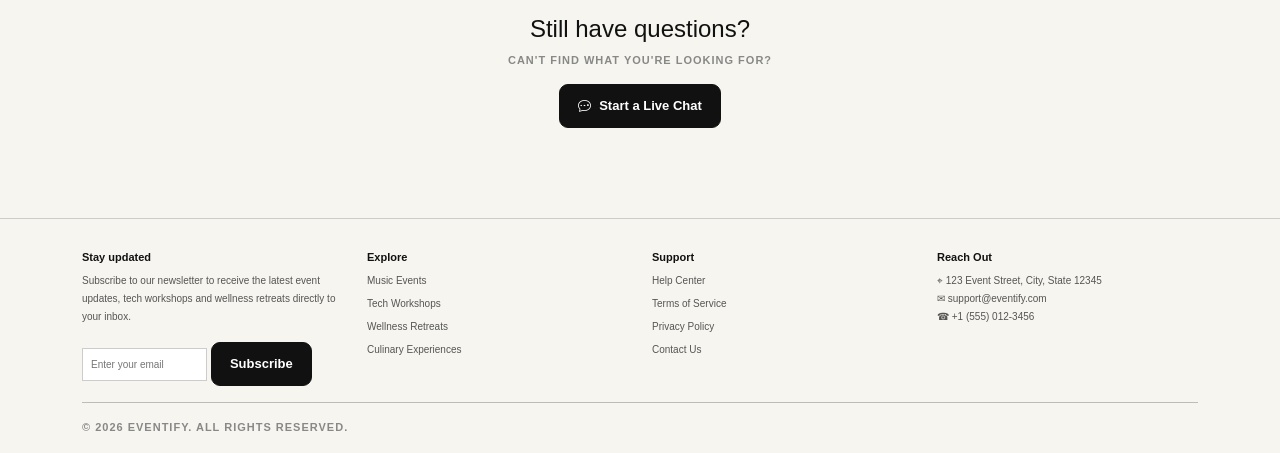
<file: contact.html>
<!doctype html>
<html lang="en">
<head>
    <meta charset="utf-8">
    <meta name="viewport" content="width=device-width, initial-scale=1">
    <title>Contact | Eventify</title>

    <link href="https://cdn.jsdelivr.net/npm/bootstrap@5.3.3/dist/css/bootstrap.min.css" rel="stylesheet">
    <link rel="stylesheet" href="https://cdn.jsdelivr.net/npm/bootstrap-icons@1.11.3/font/bootstrap-icons.min.css">
    <link rel="stylesheet" href="assets/css/style.css">

    <style>
        body{background:#f7f5ef;color:#111}
        .contact-page{padding:70px 0 90px}
        .contact-hero{max-width:760px;margin-bottom:50px}
        .eyebrow{font-size:12px;font-weight:800;letter-spacing:1.5px;text-transform:uppercase;color:#777}
        .contact-title{font-size:clamp(38px,5vw,60px);font-weight:800;letter-spacing:-2px;line-height:1;margin:12px 0 18px}
        .contact-sub{color:#777;line-height:1.7}
        .contact-card{background:#fff;border:1px solid #e3dfd6;padding:30px;border-radius:16px;height:100%}
        .contact-card h2{font-size:25px;font-weight:800}
        .info-box{border:1px solid #e3dfd6;padding:22px;border-radius:12px;background:#fff}
        .info-item{display:flex;gap:14px;margin-bottom:25px}
        .info-item:last-child{margin-bottom:0}
        .info-icon{width:42px;height:42px;flex:0 0 42px;border:1px solid #ddd8ce;border-radius:10px;display:flex;align-items:center;justify-content:center}
        .small-note{font-size:11px;letter-spacing:1px;color:#888;font-weight:800;text-transform:uppercase}
        .form-label{font-size:13px;font-weight:700}
        .form-control,.form-select{border-color:#dcd7ce;border-radius:9px;padding:11px 13px}
        .form-control:focus,.form-select:focus{border-color:#111;box-shadow:0 0 0 .15rem rgba(0,0,0,.08)}
        .wire-btn{background:#111;color:#fff;border:1px solid #111;border-radius:9px;padding:11px 18px;font-weight:700;font-size:13px}
        .wire-btn:hover{background:#fff;color:#111}
        .faq .accordion-item{border-color:#e3dfd6}
        .faq .accordion-button{font-weight:700;background:#fff;box-shadow:none}
        .faq .accordion-button:not(.collapsed){color:#111;background:#f8f6f1}
        .status{background:#fff;border:1px solid #e3dfd6;border-radius:12px;padding:15px;font-size:13px}
        .map-placeholder{min-height:230px;background:#eae7df;border:1px solid #ddd8ce;display:flex;align-items:center;justify-content:center;text-align:center;border-radius:14px;font-weight:800;letter-spacing:1px}
        .social-btn{width:42px;height:42px;padding:0;border-radius:9px;display:inline-flex;align-items:center;justify-content:center;margin-right:7px}
        .toast-msg{position:fixed;right:24px;bottom:24px;z-index:3000;border-radius:10px;display:none}
        @media(max-width:767px){.contact-page{padding:45px 0 60px}.contact-card{padding:22px}.contact-title{letter-spacing:-1px}}
    </style>
</head>

<body>

<header class="site-header">
    <div class="container-fluid px-4 h-100">
        <div class="d-flex align-items-center h-100 gap-4">
            <a href="index.html" class="brand">▣ Eventify</a>

            <nav class="d-none d-lg-flex gap-3">
                <a class="nav-link" href="explore.html">Discover</a>
                <a class="nav-link" href="explore.html?q=Music">Music</a>
                <a class="nav-link" href="explore.html?q=Tech">Tech</a>
                <a class="nav-link" href="explore.html?q=Wellness">Wellness</a>
                <a class="nav-link" href="explore.html?q=Culinary">Culinary</a>
            </nav>

            <div class="ms-auto d-flex align-items-center gap-3">
                <a href="explore.html" class="d-none d-md-inline text-decoration-none">⌕ Search for events...</a>
                <a href="favorites.html" class="text-decoration-none" title="Favorites">♡</a>
                <a href="login.html" class="text-decoration-none">Log in</a>
                <a href="signup.html" class="text-decoration-none">Sign up</a>
            </div>
        </div>
    </div>
</header>

<main class="contact-page">
    <div class="container">

        <section class="contact-hero">
            <div class="eyebrow">Eventify Support</div>
            <h1 class="contact-title">Contact Our Team</h1>
            <p class="contact-sub">
                Have questions about an upcoming event or need help with your booking?
                Our support team is here to help you with tickets, payments, accounts and events.
            </p>
        </section>

        <section class="mb-5">
            <div class="row g-4">

                <div class="col-lg-7">
                    <div class="contact-card">
                        <h2>Send us a Message</h2>
                        <p class="contact-sub">
                            Fill out the form below and we'll get back to you within 24 hours.
                        </p>

                        <form id="contactForm" class="needs-validation mt-4" novalidate>
                            <div class="row g-3">

                                <div class="col-md-6">
                                    <label class="form-label">Full Name</label>
                                    <input id="contactName" name="name" class="form-control"
                                           placeholder="e.g. Alex Johnson"
                                           minlength="2" maxlength="50"
                                           pattern="[A-Za-z]+(?:[ '-][A-Za-z]+)*"
                                           required>
                                    <div class="invalid-feedback">
                                        Enter a valid name using letters only.
                                    </div>
                                </div>

                                <div class="col-md-6">
                                    <label class="form-label">Email Address</label>
                                    <input id="contactEmail" name="email" type="email"
                                           class="form-control"
                                           placeholder="alex@example.com"
                                           maxlength="100" required>
                                    <div class="invalid-feedback">
                                        Please enter a valid email address.
                                    </div>
                                </div>

                                <div class="col-12">
                                    <label class="form-label">Subject</label>
                                    <input id="contactSubject" name="subject"
                                           class="form-control"
                                           placeholder="How can we help you?"
                                           minlength="3" maxlength="100" required>
                                    <div class="invalid-feedback">
                                        Subject must be between 3 and 100 characters.
                                    </div>
                                </div>

                                <div class="col-12">
                                    <label class="form-label">Message</label>
                                    <textarea id="contactMessage" name="message"
                                              class="form-control" rows="6"
                                              placeholder="Please describe your inquiry in detail..."
                                              minlength="10" maxlength="1000"
                                              required></textarea>
                                    <div class="invalid-feedback">
                                        Message must be between 10 and 1000 characters.
                                    </div>
                                </div>

                                <div class="col-12 d-flex align-items-center gap-3">
                                    <button class="wire-btn" type="submit">
                                        <i class="bi bi-send me-2"></i>Send Message
                                    </button>
                                    <span id="formStatus" class="small text-muted"></span>
                                </div>
                            </div>
                        </form>
                    </div>
                </div>

                <div class="col-lg-5">
                    <div class="contact-card">
                        <h2>Get in Touch</h2>

                        <div class="info-box mt-4">
                            <div class="info-item">
                                <div class="info-icon"><i class="bi bi-geo-alt"></i></div>
                                <div>
                                    <div class="small-note mb-1">Our Headquarters</div>
                                    <div class="small">123 Creative Plaza, Suite 500<br>San Francisco, CA 94103</div>
                                </div>
                            </div>

                            <div class="info-item">
                                <div class="info-icon"><i class="bi bi-telephone"></i></div>
                                <div>
                                    <div class="small-note mb-1">Phone Support</div>
                                    <div class="small">+1 (555) 123-4567<br>Mon - Fri, 9 AM - 6 PM PST</div>
                                </div>
                            </div>

                            <div class="info-item">
                                <div class="info-icon"><i class="bi bi-envelope"></i></div>
                                <div>
                                    <div class="small-note mb-1">Email Inquiries</div>
                                    <div class="small">support@eventify.com<br>press@eventify.com</div>
                                </div>
                            </div>
                        </div>

                        <div class="status mt-3">
                            <i class="bi bi-check-circle-fill me-2"></i>
                            <strong>Operating normally</strong><br>
                            <span class="text-muted">Average response time: 2 hours.</span>
                        </div>

                        <div class="mt-4">
                            <div class="small-note mb-2">Follow Us</div>
                            <button class="wire-btn social-btn" type="button"><i class="bi bi-instagram"></i></button>
                            <button class="wire-btn social-btn" type="button"><i class="bi bi-linkedin"></i></button>
                            <button class="wire-btn social-btn" type="button"><i class="bi bi-facebook"></i></button>
                        </div>
                    </div>
                </div>

            </div>
        </section>

        <section class="mb-5">
            <div class="map-placeholder">
                <div>
                    <i class="bi bi-geo-alt fs-2 d-block mb-2"></i>
                    EVENTIFY HQ • SAN FRANCISCO
                </div>
            </div>
        </section>

        <section style="max-width:760px;margin:auto">
            <div class="text-center mb-4">
                <div class="eyebrow">Need Help?</div>
                <h2 class="section-title mt-2">Frequently Asked Questions</h2>
                <p class="section-sub">
                    Quick answers to common questions about ticketing, event hosting and account management.
                </p>
            </div>

            <div class="accordion faq" id="faq">

                <div class="accordion-item">
                    <h2 class="accordion-header">
                        <button class="accordion-button collapsed" data-bs-toggle="collapse" data-bs-target="#f1">
                            How do I get a refund for a cancelled event?
                        </button>
                    </h2>
                    <div id="f1" class="accordion-collapse collapse" data-bs-parent="#faq">
                        <div class="accordion-body small">
                            Refund eligibility depends on the event organizer's policy. Contact support with your order ID for assistance.
                        </div>
                    </div>
                </div>

                <div class="accordion-item">
                    <h2 class="accordion-header">
                        <button class="accordion-button collapsed" data-bs-toggle="collapse" data-bs-target="#f2">
                            Can I change the name on my ticket?
                        </button>
                    </h2>
                    <div id="f2" class="accordion-collapse collapse" data-bs-parent="#faq">
                        <div class="accordion-body small">
                            Yes, where permitted by the organizer. Contact support before the event starts.
                        </div>
                    </div>
                </div>

                <div class="accordion-item">
                    <h2 class="accordion-header">
                        <button class="accordion-button collapsed" data-bs-toggle="collapse" data-bs-target="#f3">
                            Where can I find my booking confirmation?
                        </button>
                    </h2>
                    <div id="f3" class="accordion-collapse collapse" data-bs-parent="#faq">
                        <div class="accordion-body small">
                            Your confirmation is sent to the email address used during checkout and is also available in your dashboard.
                        </div>
                    </div>
                </div>

                <div class="accordion-item">
                    <h2 class="accordion-header">
                        <button class="accordion-button collapsed" data-bs-toggle="collapse" data-bs-target="#f4">
                            Interested in hosting an event on Eventify?
                        </button>
                    </h2>
                    <div id="f4" class="accordion-collapse collapse" data-bs-parent="#faq">
                        <div class="accordion-body small">
                            Create an account and contact our organizer team to start listing your event.
                        </div>
                    </div>
                </div>

            </div>

            <div class="text-center mt-5">
                <h4>Still have questions?</h4>
                <p class="small-note">Can't find what you're looking for?</p>
                <button class="wire-btn" type="button" id="chatBtn">
                    <i class="bi bi-chat-dots me-2"></i>Start a Live Chat
                </button>
            </div>
        </section>

    </div>
</main>

<footer class="footer">
    <div class="container">
        <div class="row g-4">
            <div class="col-lg-3">
                <h6>Stay updated</h6>
                <p>Subscribe to our newsletter to receive the latest event updates, tech workshops and wellness retreats directly to your inbox.</p>
                <form id="newsletterForm" class="newsletter-form">
                    <input id="newsletterEmail" required type="email" placeholder="Enter your email">
                    <button class="wire-btn" type="submit">Subscribe</button>
                </form>
            </div>

            <div class="col-lg-3">
                <h6>Explore</h6>
                <ul>
                    <li><a href="explore.html?q=Music">Music Events</a></li>
                    <li><a href="explore.html?q=Tech">Tech Workshops</a></li>
                    <li><a href="explore.html?q=Wellness">Wellness Retreats</a></li>
                    <li><a href="explore.html?q=Culinary">Culinary Experiences</a></li>
                </ul>
            </div>

            <div class="col-lg-3">
                <h6>Support</h6>
                <ul>
                    <li><a href="contact.html">Help Center</a></li>
                    <li><a href="#">Terms of Service</a></li>
                    <li><a href="#">Privacy Policy</a></li>
                    <li><a href="contact.html">Contact Us</a></li>
                </ul>
            </div>

            <div class="col-lg-3">
                <h6>Reach Out</h6>
                <p>⌖ 123 Event Street, City, State 12345<br>✉ support@eventify.com<br>☎ +1 (555) 012-3456</p>
            </div>
        </div>

        <hr>
        <div class="small-note">© 2026 Eventify. All rights reserved.</div>
    </div>
</footer>

<div class="toast-msg border bg-dark text-white px-3 py-2 small" id="toastMsg"></div>

<script src="https://cdn.jsdelivr.net/npm/bootstrap@5.3.3/dist/js/bootstrap.bundle.min.js"></script>
<script src="assets/js/app.js"></script>

<script>
document.addEventListener("DOMContentLoaded", function () {

    const contactForm = document.getElementById("contactForm");
    const newsletterForm = document.getElementById("newsletterForm");
    const toast = document.getElementById("toastMsg");

    function showToast(message) {
        toast.textContent = message;
        toast.style.display = "block";
        clearTimeout(window.eventifyToastTimer);
        window.eventifyToastTimer = setTimeout(() => {
            toast.style.display = "none";
        }, 3000);
    }

    contactForm.addEventListener("submit", function (e) {
        e.preventDefault();

        const name = document.getElementById("contactName");
        const email = document.getElementById("contactEmail");
        const subject = document.getElementById("contactSubject");
        const message = document.getElementById("contactMessage");

        [name, email, subject, message].forEach(input => {
            input.value = input.value.trim();
            input.classList.remove("is-invalid");
        });

        let valid = true;

        if (!name.checkValidity()) {
            name.classList.add("is-invalid");
            valid = false;
        }

        if (!email.checkValidity() || /\s/.test(email.value)) {
            email.classList.add("is-invalid");
            valid = false;
        }

        if (!subject.checkValidity()) {
            subject.classList.add("is-invalid");
            valid = false;
        }

        if (!message.checkValidity()) {
            message.classList.add("is-invalid");
            valid = false;
        }

        if (!valid) return;

        const submissions = JSON.parse(localStorage.getItem("eventifyContactMessages") || "[]");

        submissions.push({
            name: name.value,
            email: email.value,
            subject: subject.value,
            message: message.value,
            submittedAt: new Date().toISOString()
        });

        localStorage.setItem("eventifyContactMessages", JSON.stringify(submissions));

        contactForm.reset();
        contactForm.classList.remove("was-validated");
        showToast("Your message has been sent successfully!");
    });

    newsletterForm.addEventListener("submit", function (e) {
        e.preventDefault();

        const email = document.getElementById("newsletterEmail");
        email.value = email.value.trim();

        if (!email.checkValidity() || /\s/.test(email.value)) {
            email.classList.add("is-invalid");
            return;
        }

        email.classList.remove("is-invalid");

        const subscribers = JSON.parse(localStorage.getItem("eventifySubscribers") || "[]");

        if (!subscribers.includes(email.value.toLowerCase())) {
            subscribers.push(email.value.toLowerCase());
            localStorage.setItem("eventifySubscribers", JSON.stringify(subscribers));
        }

        newsletterForm.reset();
        showToast("Successfully subscribed to Eventify!");
    });

    document.getElementById("chatBtn").addEventListener("click", function () {
        showToast("Live Chat is currently unavailable. Please send us a message.");
    });
});
</script>

</body>
</html>
</file>
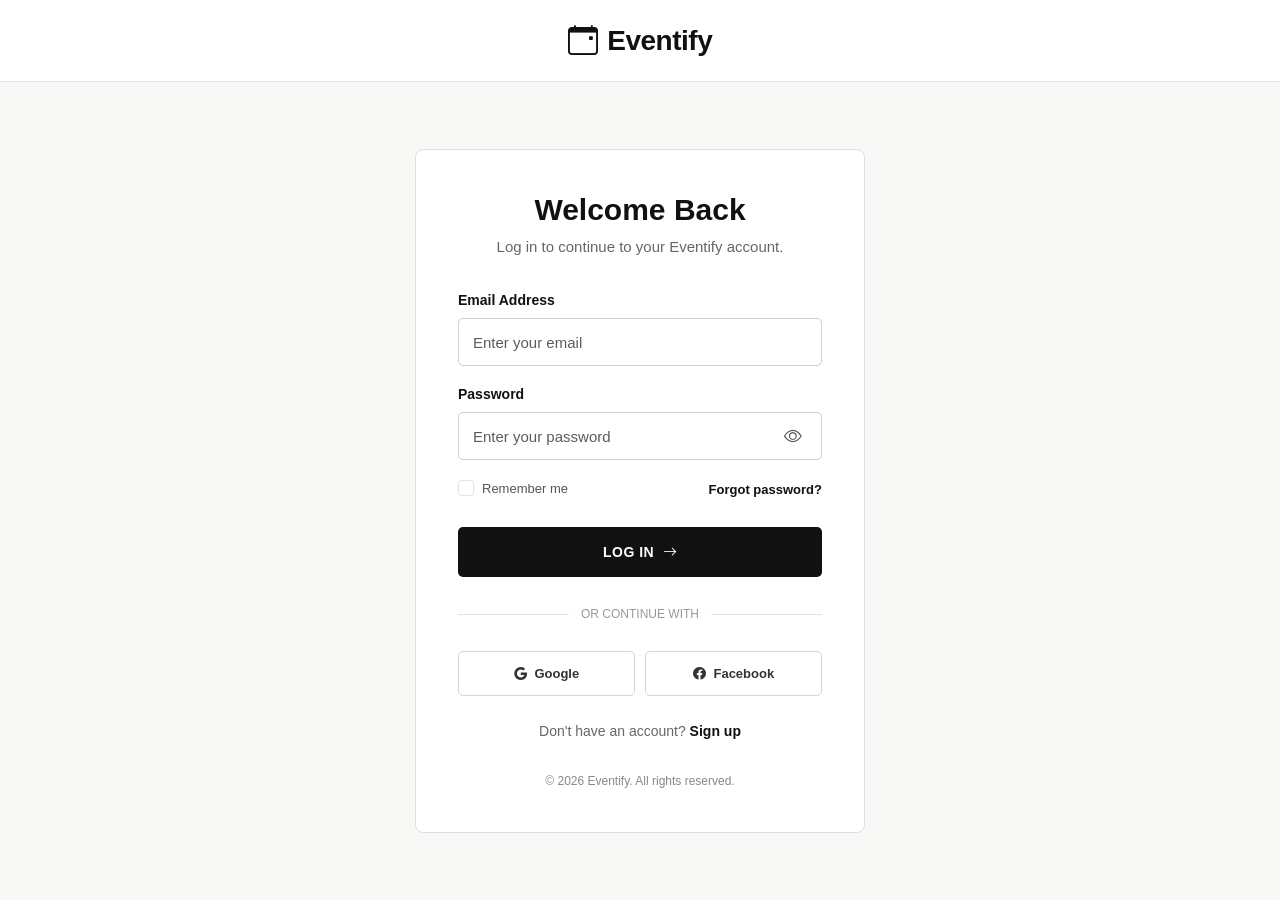
<file: dashboard.html>
<!doctype html>
<html lang="en">
<head>

    <meta charset="utf-8">
    <meta name="viewport" content="width=device-width, initial-scale=1">

    <title>Eventify — Dashboard</title>

    <!-- Bootstrap -->
    <link
        href="https://cdn.jsdelivr.net/npm/bootstrap@5.3.3/dist/css/bootstrap.min.css"
        rel="stylesheet"
    >

    <!-- Bootstrap Icons -->
    <link
        rel="stylesheet"
        href="https://cdn.jsdelivr.net/npm/bootstrap-icons@1.11.3/font/bootstrap-icons.min.css"
    >

    <!-- Eventify CSS -->
    <link rel="stylesheet" href="assets/css/style.css">

    <style>

        /* =====================================================
           EVENTIFY PREMIUM DASHBOARD
        ===================================================== */

        :root {
            --black: #111111;
            --dark: #181818;
            --cream: #f7f6f2;
            --soft: #f1f0ec;
            --border: #e5e3de;
            --muted: #77736c;
            --white: #ffffff;
        }

        * {
            box-sizing: border-box;
        }

        html {
            scroll-behavior: smooth;
        }

        body {
            margin: 0;
            background: var(--cream);
            color: var(--black);
            font-family: Arial, Helvetica, sans-serif;
        }

        a {
            color: inherit;
        }

        /* =====================================================
           HEADER
        ===================================================== */

        .site-header {
            height: 72px;
            background: rgba(255,255,255,.96);
            border-bottom: 1px solid var(--border);
            position: sticky;
            top: 0;
            z-index: 1000;
            backdrop-filter: blur(15px);
        }

        .brand {
            color: #111 !important;
            font-size: 23px;
            font-weight: 800;
            letter-spacing: -.7px;
            white-space: nowrap;
        }

        .brand i {
            font-size: 24px;
            margin-right: 7px;
        }

        .nav-link {
            color: #555 !important;
            font-size: 14px;
            font-weight: 500;
            transition: .2s;
        }

        .nav-link:hover {
            color: #111 !important;
        }

        .header-search {
            width: 220px;
        }

        .header-search .form-control,
        .header-search .input-group-text {
            border-color: #ddd;
            background: #fafafa;
        }

        .header-search .form-control:focus {
            box-shadow: none;
            border-color: #111;
        }

        .header-icon {
            position: relative;
            text-decoration: none;
            font-size: 19px;
            transition: .2s;
        }

        .header-icon:hover {
            transform: translateY(-2px);
        }

        .favorite-count {
            position: absolute;
            top: -8px;
            right: -10px;
            font-size: 9px;
        }

        .header-divider {
            width: 1px;
            height: 25px;
            background: #ddd;
        }

        .header-link {
            text-decoration: none;
            font-size: 14px;
            font-weight: 600;
        }

        /* =====================================================
           SIDEBAR
        ===================================================== */

        .dashboard-side {
            min-height: calc(100vh - 72px);
            background: #151515;
            color: #fff;
            padding: 24px 16px;
            position: sticky;
            top: 72px;
            align-self: flex-start;
        }

        .account-label {
            color: #8e8e8e;
            font-size: 10px;
            font-weight: 700;
            letter-spacing: 1.5px;
            margin-bottom: 12px;
        }

        .side-link {
            display: flex;
            align-items: center;
            gap: 11px;
            padding: 13px 14px;
            margin-bottom: 5px;
            border-radius: 8px;
            text-decoration: none;
            color: #aaa;
            font-size: 14px;
            transition: .25s;
        }

        .side-link i {
            font-size: 17px;
        }

        .side-link:hover {
            background: #242424;
            color: #fff;
            transform: translateX(3px);
        }

        .side-link.active {
            background: #fff;
            color: #111;
            font-weight: 700;
        }

        .member-box {
            margin-top: 45px;
            padding: 18px;
            border: 1px solid #333;
            border-radius: 10px;
            background: linear-gradient(
                145deg,
                #202020,
                #141414
            );
        }

        .member-box .small-note {
            color: #777;
            font-size: 10px;
            letter-spacing: 1px;
        }

        .member-box strong {
            display: block;
            margin-top: 5px;
        }

        .member-box .wire-btn {
            background: #fff;
            color: #111;
            border: none;
        }

        /* =====================================================
           MAIN
        ===================================================== */

        .dashboard-main {
            padding: 42px 45px;
            overflow: hidden;
        }

        .welcome-row {
            animation: fadeUp .55s ease;
        }

        .eyebrow {
            font-size: 10px;
            letter-spacing: 2px;
            font-weight: 800;
            color: #8a857d;
            margin-bottom: 9px;
        }

        .welcome-title {
            font-size: clamp(30px, 4vw, 48px);
            font-weight: 800;
            letter-spacing: -2px;
            line-height: 1;
            margin: 0;
        }

        .welcome-title span {
            color: #777;
        }

        .welcome-text {
            color: var(--muted);
            margin-top: 13px;
            font-size: 14px;
        }

        .action-btn {
            display: inline-flex;
            align-items: center;
            gap: 8px;
            min-height: 44px;
            padding: 0 17px;
            border: 1px solid #ccc8c0;
            border-radius: 7px;
            background: #fff;
            text-decoration: none;
            font-size: 13px;
            font-weight: 700;
            transition: .25s;
        }

        .action-btn:hover {
            background: #111;
            color: #fff;
            border-color: #111;
            transform: translateY(-2px);
        }

        .action-btn.dark {
            background: #111;
            color: #fff;
            border-color: #111;
        }

        .action-btn.dark:hover {
            background: #333;
        }

        /* =====================================================
           STAT CARDS
        ===================================================== */

        .stats-row {
            margin-top: 35px;
        }

        .stat-card {
            height: 100%;
            padding: 23px;
            background: #fff;
            border: 1px solid var(--border);
            border-radius: 10px;
            position: relative;
            overflow: hidden;
            transition: .3s;
            animation: fadeUp .6s ease both;
        }

        .stat-card:hover {
            transform: translateY(-5px);
            box-shadow: 0 15px 35px rgba(0,0,0,.06);
        }

        .stat-icon {
            width: 42px;
            height: 42px;
            display: flex;
            align-items: center;
            justify-content: center;
            border-radius: 9px;
            background: var(--soft);
            font-size: 18px;
            margin-bottom: 17px;
        }

        .stat-label {
            font-size: 10px;
            color: #858078;
            letter-spacing: 1.3px;
            font-weight: 800;
        }

        .stat-number {
            font-size: 31px;
            font-weight: 800;
            letter-spacing: -1px;
            margin: 5px 0;
        }

        .stat-description {
            color: #89857e;
            font-size: 11px;
        }

        .stat-arrow {
            position: absolute;
            right: 20px;
            top: 20px;
            color: #aaa;
        }

        /* =====================================================
           FEATURED EVENT
        ===================================================== */

        .section-heading {
            font-size: 21px;
            font-weight: 800;
            letter-spacing: -.5px;
            margin: 0;
        }

        .section-description {
            color: #888;
            font-size: 12px;
            margin-top: 4px;
        }

        .featured-event {
            background: #111;
            color: #fff;
            border-radius: 12px;
            overflow: hidden;
            position: relative;
            min-height: 320px;
            box-shadow: 0 20px 45px rgba(0,0,0,.12);
        }

        .featured-image {
            width: 100%;
            height: 320px;
            object-fit: cover;
            opacity: .72;
            transition: .5s;
        }

        .featured-event:hover .featured-image {
            transform: scale(1.04);
            opacity: .8;
        }

        .featured-overlay {
            position: absolute;
            inset: 0;
            background:
                linear-gradient(
                    90deg,
                    rgba(0,0,0,.9) 0%,
                    rgba(0,0,0,.65) 48%,
                    rgba(0,0,0,.15) 100%
                );
        }

        .featured-content {
            position: absolute;
            inset: 0;
            padding: 34px;
            display: flex;
            flex-direction: column;
            justify-content: center;
            max-width: 610px;
        }

        .event-label {
            display: inline-flex;
            width: fit-content;
            padding: 6px 10px;
            border: 1px solid rgba(255,255,255,.35);
            border-radius: 100px;
            font-size: 9px;
            font-weight: 800;
            letter-spacing: 1.4px;
            text-transform: uppercase;
            margin-bottom: 15px;
        }

        .featured-title {
            font-size: 34px;
            line-height: 1.05;
            font-weight: 800;
            letter-spacing: -1.2px;
            margin-bottom: 14px;
        }

        .featured-meta {
            color: #d0d0d0;
            font-size: 13px;
            line-height: 2;
        }

        .featured-meta i {
            width: 20px;
        }

        .featured-actions {
            margin-top: 19px;
        }

        .featured-btn {
            background: #fff;
            color: #111;
            border: 0;
            border-radius: 6px;
            padding: 11px 17px;
            font-size: 12px;
            font-weight: 800;
            text-decoration: none;
            transition: .2s;
        }

        .featured-btn:hover {
            background: #eaeaea;
        }

        .featured-btn.outline {
            background: transparent;
            border: 1px solid rgba(255,255,255,.45);
            color: #fff;
        }

        .featured-btn.outline:hover {
            background: #fff;
            color: #111;
        }

        /* =====================================================
           QUICK ACTIONS
        ===================================================== */

        .quick-card {
            background: #fff;
            border: 1px solid var(--border);
            border-radius: 10px;
            padding: 18px;
            height: 100%;
            transition: .25s;
        }

        .quick-card:hover {
            transform: translateY(-3px);
            border-color: #bbb;
        }

        .quick-icon {
            font-size: 22px;
            margin-bottom: 13px;
        }

        .quick-card strong {
            display: block;
            font-size: 13px;
        }

        .quick-card span {
            display: block;
            color: #888;
            font-size: 11px;
            margin-top: 4px;
        }

        /* =====================================================
           RECOMMENDATIONS
        ===================================================== */

        .recommendation-card {
            display: flex;
            gap: 13px;
            padding: 10px;
            background: #fff;
            border: 1px solid var(--border);
            border-radius: 9px;
            margin-bottom: 10px;
            cursor: pointer;
            transition: .25s;
        }

        .recommendation-card:hover {
            transform: translateX(4px);
            border-color: #aaa;
            box-shadow: 0 8px 20px rgba(0,0,0,.05);
        }

        .recommendation-card img {
            width: 76px;
            height: 68px;
            object-fit: cover;
            border-radius: 6px;
            flex-shrink: 0;
        }

        .recommendation-title {
            font-size: 13px;
            font-weight: 800;
            line-height: 1.25;
        }

        .recommendation-meta {
            color: #888;
            font-size: 10px;
            margin-top: 7px;
        }

        .recommendation-arrow {
            color: #aaa;
            margin-left: 4px;
        }

        /* =====================================================
           BOOKING TABLE
        ===================================================== */

        .booking-wrapper {
            background: #fff;
            border: 1px solid var(--border);
            border-radius: 10px;
            overflow: hidden;
        }

        .booking-table {
            margin: 0;
        }

        .booking-table th {
            background: #f8f7f4;
            color: #817d76;
            font-size: 9px;
            letter-spacing: 1.1px;
            font-weight: 800;
            padding: 15px 14px;
            border-bottom: 1px solid var(--border);
            white-space: nowrap;
        }

        .booking-table td {
            padding: 16px 14px;
            font-size: 12px;
            border-bottom: 1px solid #eee;
            vertical-align: middle;
        }

        .booking-table tr:last-child td {
            border-bottom: 0;
        }

        .booking-table tbody tr {
            transition: .2s;
        }

        .booking-table tbody tr:hover {
            background: #fafafa;
        }

        .status-badge {
            display: inline-flex;
            padding: 5px 9px;
            border-radius: 100px;
            font-size: 9px;
            font-weight: 800;
        }

        .status-confirmed {
            background: #e9f7ef;
            color: #198754;
        }

        .status-upcoming {
            background: #eef4ff;
            color: #3867d6;
        }

        .status-completed {
            background: #eee;
            color: #666;
        }

        .status-cancelled {
            background: #fff0f0;
            color: #dc3545;
        }

        .table-action {
            width: 32px;
            height: 32px;
            border: 1px solid #ddd;
            background: #fff;
            border-radius: 6px;
            transition: .2s;
        }

        .table-action:hover {
            background: #111;
            color: #fff;
        }

        /* =====================================================
           LOYALTY CARD
        ===================================================== */

        .loyalty-card {
            position: relative;
            overflow: hidden;
            background:
                radial-gradient(
                    circle at 90% 10%,
                    #3c3c3c,
                    transparent 30%
                ),
                #111;
            color: #fff;
            border-radius: 12px;
            padding: 24px;
            min-height: 210px;
            box-shadow: 0 18px 35px rgba(0,0,0,.12);
        }

        .loyalty-card::after {
            content: "";
            position: absolute;
            width: 130px;
            height: 130px;
            border: 1px solid rgba(255,255,255,.12);
            border-radius: 50%;
            right: -45px;
            bottom: -45px;
        }

        .loyalty-label {
            font-size: 9px;
            letter-spacing: 1.7px;
            color: #aaa;
            font-weight: 800;
        }

        .loyalty-brand {
            font-size: 25px;
            font-weight: 800;
            margin-top: 7px;
        }

        .loyalty-number {
            font-size: 11px;
            letter-spacing: 2px;
            color: #aaa;
            margin-top: 22px;
        }

        .loyalty-tier {
            font-size: 17px;
            font-weight: 800;
            margin-top: 3px;
        }

        .loyalty-progress {
            height: 4px;
            background: #383838;
            margin-top: 15px;
        }

        .loyalty-progress .progress-bar {
            background: #fff;
        }

        /* =====================================================
           SETTINGS
        ===================================================== */

        .settings-card {
            background: #fff;
            border: 1px solid var(--border);
            border-radius: 10px;
            overflow: hidden;
        }

        .setting-row {
            padding: 15px 17px;
            border-bottom: 1px solid #eee;
        }

        .setting-row:last-child {
            border-bottom: 0;
        }

        .setting-title {
            font-size: 12px;
            font-weight: 800;
        }

        .setting-description {
            color: #8b8780;
            font-size: 10px;
            margin-top: 3px;
        }

        .form-check-input:checked {
            background-color: #111;
            border-color: #111;
        }

        /* =====================================================
           PROFILE
        ===================================================== */

        .profile-avatar {
            width: 82px;
            height: 82px;
            border-radius: 50%;
            background: #111;
            color: #fff;
            display: flex;
            align-items: center;
            justify-content: center;
            font-size: 29px;
            margin: auto;
        }

        /* =====================================================
           MODAL
        ===================================================== */

        .modal-content {
            border: 0;
            border-radius: 12px;
            overflow: hidden;
        }

        .modal-header {
            border-bottom: 1px solid #eee;
        }

        .modal-footer {
            border-top: 1px solid #eee;
        }

        /* =====================================================
           FOOTER
        ===================================================== */

        .footer {
            background: #111;
            color: #fff;
            padding: 45px 0 25px;
            margin-top: 30px;
        }

        .footer h6 {
            font-size: 12px;
            font-weight: 800;
            margin-bottom: 13px;
        }

        .footer p,
        .footer li {
            color: #aaa;
            font-size: 11px;
            line-height: 1.8;
        }

        .footer ul {
            list-style: none;
            padding: 0;
            margin: 0;
        }

        .footer a {
            color: #aaa;
            text-decoration: none;
        }

        .footer a:hover {
            color: #fff;
        }

        /* =====================================================
           ANIMATION
        ===================================================== */

        @keyframes fadeUp {

            from {
                opacity: 0;
                transform: translateY(15px);
            }

            to {
                opacity: 1;
                transform: translateY(0);
            }

        }

        /* =====================================================
           RESPONSIVE
        ===================================================== */

        @media (max-width: 1199px) {

            .dashboard-main {
                padding: 35px 25px;
            }

            .featured-title {
                font-size: 29px;
            }

        }

        @media (max-width: 991px) {

            .dashboard-side {
                position: static;
                min-height: auto;
            }

            .dashboard-main {
                padding: 30px 20px;
            }

            .member-box {
                margin-top: 20px;
            }

        }

        @media (max-width: 767px) {

            .dashboard-main {
                padding: 25px 15px;
            }

            .welcome-title {
                font-size: 34px;
            }

            .featured-event,
            .featured-image {
                min-height: 380px;
                height: 380px;
            }

            .featured-content {
                padding: 25px;
            }

            .featured-title {
                font-size: 28px;
            }

            .header-search {
                display: none;
            }

        }

    </style>

</head>


<body>


<!-- =====================================================
     HEADER
===================================================== -->

<header class="site-header">

    <div class="container-fluid px-4 h-100">

        <div class="d-flex align-items-center h-100 gap-4">

            <!-- LOGO -->

            <a
                href="index.html"
                class="brand text-decoration-none"
            >

                <i class="bi bi-calendar-event"></i>
                Eventify

            </a>


            <!-- NAVIGATION -->

            <nav class="d-none d-lg-flex gap-3">

                <a
                    class="nav-link"
                    href="explore.html"
                >
                    Discover
                </a>

                <a
                    class="nav-link"
                    href="explore.html?q=Music"
                >
                    Music
                </a>

                <a
                    class="nav-link"
                    href="explore.html?q=Tech"
                >
                    Tech
                </a>

                <a
                    class="nav-link"
                    href="explore.html?q=Wellness"
                >
                    Wellness
                </a>

                <a
                    class="nav-link"
                    href="explore.html?q=Culinary"
                >
                    Culinary
                </a>

            </nav>


            <!-- RIGHT -->

            <div class="ms-auto d-flex align-items-center gap-3">


                <!-- SEARCH -->

                <form
                    id="dashboardSearch"
                    class="header-search d-none d-md-block"
                >

                    <div class="input-group">

                        <span class="input-group-text">
                            <i class="bi bi-search"></i>
                        </span>

                        <input
                            type="search"
                            id="headerSearch"
                            class="form-control"
                            placeholder="Search events..."
                        >

                    </div>

                </form>


                <!-- FAVORITES -->

                <a
                    href="favorites.html"
                    class="header-icon"
                    title="Favorites"
                >

                    <i class="bi bi-heart"></i>

                    <span
                        id="favoriteCount"
                        class="badge bg-dark rounded-pill favorite-count"
                    >
                        0
                    </span>

                </a>


                <!-- PROFILE -->

                <a
                    href="dashboard.html"
                    class="header-icon"
                    title="Dashboard"
                >
                    <i class="bi bi-person-circle"></i>
                </a>


                <span class="header-divider d-none d-md-block"></span>


                <!-- LOGOUT -->

                <a
                    href="#"
                    id="logout"
                    class="header-link"
                >
                    Log out
                </a>

            </div>

        </div>

    </div>

</header>


<!-- =====================================================
     DASHBOARD
===================================================== -->

<div class="container-fluid">

    <div class="row">


        <!-- =================================================
             SIDEBAR
        ================================================== -->

        <aside class="col-lg-2 dashboard-side">

            <div class="account-label">
                ACCOUNT MENU
            </div>


            <a
                class="side-link active"
                href="#overview"
            >
                <i class="bi bi-grid"></i>
                Overview
            </a>


            <a
                class="side-link"
                href="#bookings"
            >
                <i class="bi bi-ticket-perforated"></i>
                Active Bookings
            </a>


            <a
                class="side-link"
                href="#history"
            >
                <i class="bi bi-clock-history"></i>
                History
            </a>


            <a
                class="side-link"
                href="#settings"
            >
                <i class="bi bi-gear"></i>
                Settings
            </a>


            <!-- MEMBER -->

            <div class="member-box">

                <div class="small-note">
                    MEMBER SINCE
                </div>

                <strong id="memberSince">
                    -
                </strong>


                <button
                    type="button"
                    class="action-btn w-100 mt-3 justify-content-center"
                    data-bs-toggle="modal"
                    data-bs-target="#profileModal"
                >

                    <i class="bi bi-person"></i>
                    View Profile

                </button>

            </div>

        </aside>


        <!-- =================================================
             MAIN
        ================================================== -->

        <main
            class="col-lg-10 dashboard-main"
            id="overview"
        >


            <!-- =================================================
                 WELCOME
            ================================================== -->

            <section class="welcome-row">

                <div class="d-flex flex-column flex-md-row justify-content-between align-items-md-end gap-4">

                    <div>

                        <div class="eyebrow">
                            YOUR EVENTIFY SPACE
                        </div>

                        <h1 class="welcome-title">
                            Welcome back,
                            <span id="userName">User</span>
                        </h1>

                        <p class="welcome-text">
                            Your events, bookings and favourite experiences — all in one place.
                        </p>

                    </div>


                    <div class="d-flex gap-2 flex-wrap">

                        <button
                            type="button"
                            class="action-btn"
                            data-bs-toggle="modal"
                            data-bs-target="#profileModal"
                        >
                            <i class="bi bi-person"></i>
                            Profile
                        </button>


                        <a
                            href="explore.html"
                            class="action-btn dark"
                        >
                            <i class="bi bi-compass"></i>
                            Find Events
                        </a>

                    </div>

                </div>

            </section>


            <!-- =================================================
                 STATS
            ================================================== -->

            <section class="stats-row">

                <div class="row g-3">


                    <div class="col-sm-6 col-xl-3">

                        <div class="stat-card">

                            <div class="stat-icon">
                                <i class="bi bi-ticket-perforated"></i>
                            </div>

                            <div class="stat-label">
                                TOTAL BOOKINGS
                            </div>

                            <div
                                class="stat-number"
                                id="totalBookings"
                            >
                                0
                            </div>

                            <div class="stat-description">
                                Lifetime registrations
                            </div>

                            <i class="bi bi-arrow-up-right stat-arrow"></i>

                        </div>

                    </div>


                    <div class="col-sm-6 col-xl-3">

                        <div class="stat-card">

                            <div class="stat-icon">
                                <i class="bi bi-calendar-check"></i>
                            </div>

                            <div class="stat-label">
                                UPCOMING
                            </div>

                            <div
                                class="stat-number"
                                id="upcomingCount"
                            >
                                0
                            </div>

                            <div class="stat-description">
                                Confirmed events
                            </div>

                            <i class="bi bi-arrow-up-right stat-arrow"></i>

                        </div>

                    </div>


                    <div class="col-sm-6 col-xl-3">

                        <div class="stat-card">

                            <div class="stat-icon">
                                <i class="bi bi-wallet2"></i>
                            </div>

                            <div class="stat-label">
                                WALLET BALANCE
                            </div>

                            <div class="stat-number">
                                ₹4,520
                            </div>

                            <div class="stat-description">
                                Available for checkout
                            </div>

                            <i class="bi bi-arrow-up-right stat-arrow"></i>

                        </div>

                    </div>


                    <div class="col-sm-6 col-xl-3">

                        <div class="stat-card">

                            <div class="stat-icon">
                                <i class="bi bi-stars"></i>
                            </div>

                            <div class="stat-label">
                                LOYALTY POINTS
                            </div>

                            <div
                                class="stat-number"
                                id="loyaltyPoints"
                            >
                                1,240
                            </div>

                            <div class="stat-description">
                                Silver tier member
                            </div>

                            <i class="bi bi-arrow-up-right stat-arrow"></i>

                        </div>

                    </div>


                </div>

            </section>


            <!-- =================================================
                 FEATURED + RECOMMENDED
            ================================================== -->

            <div class="row g-4 mt-3">


                <!-- FEATURED -->

                <section
                    class="col-xl-8"
                    id="bookings"
                >

                    <div class="d-flex justify-content-between align-items-end mb-3">

                        <div>

                            <h2 class="section-heading">
                                Your next experience
                            </h2>

                            <div class="section-description">
                                Make memories that last beyond the event.
                            </div>

                        </div>

                    </div>


                    <div class="featured-event">

                        <img
                            id="upcomingImage"
                            class="featured-image"
                            src="assets/images/culinary.jpg"
                            alt="Upcoming event"
                        >

                        <div class="featured-overlay"></div>


                        <div class="featured-content">

                            <span class="event-label">
                                Upcoming Next
                            </span>


                            <h3
                                id="upcomingTitle"
                                class="featured-title"
                            >
                                Taste of Gujarat
                            </h3>


                            <div class="featured-meta">

                                <div>
                                    <i class="bi bi-calendar3"></i>
                                    <span id="upcomingDate">
                                        October 3, 2026
                                    </span>
                                </div>

                                <div>
                                    <i class="bi bi-clock"></i>
                                    7:00 PM
                                </div>

                                <div>
                                    <i class="bi bi-geo-alt"></i>
                                    Rajkot, Gujarat
                                </div>

                            </div>


                            <div class="featured-actions d-flex gap-2 flex-wrap">

                                <button
                                    type="button"
                                    class="featured-btn"
                                    data-bs-toggle="modal"
                                    data-bs-target="#ticketModal"
                                >
                                    <i class="bi bi-ticket-perforated me-1"></i>
                                    View Ticket
                                </button>


                                <button
                                    type="button"
                                    class="featured-btn outline"
                                    data-bs-toggle="modal"
                                    data-bs-target="#modifyModal"
                                >
                                    <i class="bi bi-pencil me-1"></i>
                                    Modify Booking
                                </button>

                            </div>

                        </div>

                    </div>


                    <!-- QUICK ACTIONS -->

                    <div class="row g-3 mt-1">


                        <div class="col-md-4">

                            <a
                                href="explore.html"
                                class="text-decoration-none"
                            >

                                <div class="quick-card">

                                    <div class="quick-icon">
                                        <i class="bi bi-compass"></i>
                                    </div>

                                    <strong>
                                        Discover Events
                                    </strong>

                                    <span>
                                        Find something new
                                    </span>

                                </div>

                            </a>

                        </div>


                        <div class="col-md-4">

                            <a
                                href="favorites.html"
                                class="text-decoration-none"
                            >

                                <div class="quick-card">

                                    <div class="quick-icon">
                                        <i class="bi bi-heart"></i>
                                    </div>

                                    <strong>
                                        My Favorites
                                    </strong>

                                    <span>
                                        Your saved events
                                    </span>

                                </div>

                            </a>

                        </div>


                        <div class="col-md-4">

                            <button
                                type="button"
                                class="quick-card w-100 text-start border"
                                data-bs-toggle="modal"
                                data-bs-target="#profileModal"
                            >

                                <div class="quick-icon">
                                    <i class="bi bi-person-gear"></i>
                                </div>

                                <strong>
                                    Edit Profile
                                </strong>

                                <span>
                                    Keep your details updated
                                </span>

                            </button>

                        </div>


                    </div>


                    <!-- BOOKING HISTORY -->

                    <div
                        class="d-flex justify-content-between align-items-end mt-5 mb-3"
                    >

                        <div>

                            <h2 class="section-heading">
                                Booking history
                            </h2>

                            <div class="section-description">
                                Your recent event registrations.
                            </div>

                        </div>


                        <button
                            id="viewAllBookings"
                            class="action-btn"
                        >
                            View All
                            <i class="bi bi-arrow-right"></i>
                        </button>

                    </div>


                    <div
                        class="booking-wrapper table-responsive"
                        id="history"
                    >

                        <table class="table booking-table">

                            <thead>

                                <tr>

                                    <th>ORDER ID</th>
                                    <th>EVENT</th>
                                    <th>DATE</th>
                                    <th>STATUS</th>
                                    <th>AMOUNT</th>
                                    <th></th>

                                </tr>

                            </thead>


                            <tbody id="bookingTableBody"></tbody>

                        </table>

                    </div>

                </section>


                <!-- =================================================
                     RIGHT COLUMN
                ================================================== -->

                <aside class="col-xl-4">


                    <!-- RECOMMENDED -->

                    <div class="d-flex justify-content-between align-items-end mb-3">

                        <div>

                            <h2 class="section-heading">
                                For you
                            </h2>

                            <div class="section-description">
                                Events matching your interests.
                            </div>

                        </div>

                    </div>


                    <div
                        class="recommendation-card"
                        onclick="openEvent('EVT-002')"
                    >

                        <img
                            src="assets/images/tech.jpg"
                            alt="Future Tech Conference"
                        >

                        <div class="flex-grow-1">

                            <div class="recommendation-title">
                                Future Tech Conference
                            </div>

                            <div class="recommendation-meta">
                                Sep 24 • Technology
                                <i class="bi bi-arrow-right recommendation-arrow"></i>
                            </div>

                        </div>

                    </div>


                    <div
                        class="recommendation-card"
                        onclick="openEvent('EVT-003')"
                    >

                        <img
                            src="assets/images/wellness.jpg"
                            alt="Mind and Body Retreat"
                        >

                        <div class="flex-grow-1">

                            <div class="recommendation-title">
                                Mind & Body Retreat
                            </div>

                            <div class="recommendation-meta">
                                Sep 27 • Wellness
                                <i class="bi bi-arrow-right recommendation-arrow"></i>
                            </div>

                        </div>

                    </div>


                    <div
                        class="recommendation-card"
                        onclick="openEvent('EVT-007')"
                    >

                        <img
                            src="assets/images/arts.jpg"
                            alt="Modern Art Exhibition"
                        >

                        <div class="flex-grow-1">

                            <div class="recommendation-title">
                                Modern Art Exhibition
                            </div>

                            <div class="recommendation-meta">
                                Oct 20 • Arts
                                <i class="bi bi-arrow-right recommendation-arrow"></i>
                            </div>

                        </div>

                    </div>


                    <a
                        href="explore.html"
                        class="action-btn w-100 justify-content-center mt-1"
                    >
                        Explore more events
                        <i class="bi bi-arrow-right"></i>
                    </a>


                    <!-- LOYALTY -->

                    <div class="loyalty-card mt-5">

                        <div class="loyalty-label">
                            EVENTIFY LOYALTY PASS
                        </div>

                        <div class="loyalty-brand">
                            E.
                        </div>

                        <div class="loyalty-number">
                            NO. 8601 2293 8818
                        </div>

                        <div class="loyalty-tier">
                            Silver Member
                        </div>

                        <div class="progress loyalty-progress">

                            <div
                                class="progress-bar"
                                style="width:70%"
                            ></div>

                        </div>

                        <div class="loyalty-label mt-2">
                            850 points until Gold status
                        </div>

                    </div>


                    <!-- SETTINGS -->

                    <div
                        class="d-flex justify-content-between align-items-end mt-5 mb-3"
                        id="settings"
                    >

                        <div>

                            <h2 class="section-heading">
                                Preferences
                            </h2>

                            <div class="section-description">
                                Control how Eventify keeps you informed.
                            </div>

                        </div>

                    </div>


                    <div class="settings-card">


                        <div class="setting-row d-flex justify-content-between align-items-center">

                            <div>

                                <div class="setting-title">
                                    Email Alerts
                                </div>

                                <div class="setting-description">
                                    Booking confirmations
                                </div>

                            </div>

                            <input
                                class="form-check-input setting-toggle"
                                type="checkbox"
                                data-setting="email"
                                checked
                            >

                        </div>


                        <div class="setting-row d-flex justify-content-between align-items-center">

                            <div>

                                <div class="setting-title">
                                    Push Notifications
                                </div>

                                <div class="setting-description">
                                    Reminders and updates
                                </div>

                            </div>

                            <input
                                class="form-check-input setting-toggle"
                                type="checkbox"
                                data-setting="push"
                                checked
                            >

                        </div>


                        <div class="setting-row d-flex justify-content-between align-items-center">

                            <div>

                                <div class="setting-title">
                                    Marketing
                                </div>

                                <div class="setting-description">
                                    Deals and event updates
                                </div>

                            </div>

                            <input
                                class="form-check-input setting-toggle"
                                type="checkbox"
                                data-setting="marketing"
                            >

                        </div>


                    </div>

                </aside>

            </div>

        </main>

    </div>

</div>


<!-- =====================================================
     FOOTER
===================================================== -->

<footer class="footer">

    <div class="container">

        <div class="row g-4">

            <div class="col-lg-4">

                <h6>
                    Eventify
                </h6>

                <p>
                    Discover experiences, connect with communities,
                    and make every event memorable.
                </p>

            </div>


            <div class="col-lg-2">

                <h6>
                    Explore
                </h6>

                <ul>

                    <li>
                        <a href="explore.html?q=Music">
                            Music
                        </a>
                    </li>

                    <li>
                        <a href="explore.html?q=Tech">
                            Technology
                        </a>
                    </li>

                    <li>
                        <a href="explore.html?q=Wellness">
                            Wellness
                        </a>
                    </li>

                    <li>
                        <a href="explore.html?q=Culinary">
                            Culinary
                        </a>
                    </li>

                </ul>

            </div>


            <div class="col-lg-2">

                <h6>
                    Support
                </h6>

                <ul>

                    <li>
                        <a href="#">
                            Help Center
                        </a>
                    </li>

                    <li>
                        <a href="#">
                            Privacy
                        </a>
                    </li>

                    <li>
                        <a href="#">
                            Terms
                        </a>
                    </li>

                </ul>

            </div>


            <div class="col-lg-4">

                <h6>
                    Reach Out
                </h6>

                <p>

                    <i class="bi bi-geo-alt"></i>
                    123 Event Street, Gujarat

                    <br>

                    <i class="bi bi-envelope"></i>
                    support@eventify.com

                    <br>

                    <i class="bi bi-telephone"></i>
                    +91 98765 43210

                </p>

            </div>

        </div>


        <hr>


        <div class="small-note">
            © 2026 Eventify. All rights reserved.
        </div>

    </div>

</footer>


<!-- =====================================================
     TICKET MODAL
===================================================== -->

<div
    class="modal fade"
    id="ticketModal"
    tabindex="-1"
>

    <div class="modal-dialog modal-dialog-centered">

        <div class="modal-content">

            <div class="modal-header">

                <h5 class="modal-title">
                    <i class="bi bi-ticket-perforated me-1"></i>
                    Your Ticket
                </h5>

                <button
                    type="button"
                    class="btn-close"
                    data-bs-dismiss="modal"
                ></button>

            </div>


            <div class="modal-body">

                <div class="border rounded-3 p-4">

                    <div class="small-note">
                        EVENTIFY DIGITAL PASS
                    </div>

                    <h4 class="mt-2">
                        Taste of Gujarat
                    </h4>

                    <p>
                        <i class="bi bi-calendar me-1"></i>
                        October 3, 2026
                    </p>

                    <p>
                        <i class="bi bi-clock me-1"></i>
                        7:00 PM
                    </p>

                    <p>
                        <i class="bi bi-geo-alt me-1"></i>
                        Rajkot, Gujarat
                    </p>

                    <hr>

                    <div class="d-flex justify-content-between mb-2">
                        <span>Order ID</span>
                        <strong>EVT-82910</strong>
                    </div>

                    <div class="d-flex justify-content-between mb-2">
                        <span>Tickets</span>
                        <strong id="ticketQuantity">2</strong>
                    </div>

                    <div class="d-flex justify-content-between">
                        <span>Status</span>
                        <strong class="text-success">
                            Confirmed
                        </strong>
                    </div>

                </div>

            </div>


            <div class="modal-footer">

                <button
                    type="button"
                    class="action-btn"
                    onclick="window.print()"
                >
                    <i class="bi bi-printer"></i>
                    Print Ticket
                </button>

                <button
                    type="button"
                    class="btn btn-dark"
                    data-bs-dismiss="modal"
                >
                    Close
                </button>

            </div>

        </div>

    </div>

</div>


<!-- =====================================================
     MODIFY MODAL
===================================================== -->

<div
    class="modal fade"
    id="modifyModal"
    tabindex="-1"
>

    <div class="modal-dialog modal-dialog-centered">

        <div class="modal-content">

            <form
                id="modifyForm"
                class="needs-validation"
                novalidate
            >

                <div class="modal-header">

                    <h5 class="modal-title">
                        Modify Booking
                    </h5>

                    <button
                        type="button"
                        class="btn-close"
                        data-bs-dismiss="modal"
                    ></button>

                </div>


                <div class="modal-body">

                    <div class="mb-3">

                        <label
                            class="form-label"
                            for="modifyTickets"
                        >
                            Number of Tickets
                        </label>

                        <input
                            type="number"
                            id="modifyTickets"
                            class="form-control"
                            min="1"
                            max="10"
                            value="2"
                            required
                        >

                        <div class="invalid-feedback">
                            Please enter between 1 and 10 tickets.
                        </div>

                    </div>


                    <div class="mb-3">

                        <label
                            class="form-label"
                            for="modifyEmail"
                        >
                            Email
                        </label>

                        <input
                            type="email"
                            id="modifyEmail"
                            class="form-control"
                            placeholder="you@example.com"
                            required
                        >

                        <div class="invalid-feedback">
                            Please enter a valid email.
                        </div>

                    </div>

                </div>


                <div class="modal-footer">

                    <button
                        type="button"
                        class="action-btn"
                        data-bs-dismiss="modal"
                    >
                        Cancel
                    </button>

                    <button
                        type="submit"
                        class="btn btn-dark"
                    >
                        Save Changes
                    </button>

                </div>

            </form>

        </div>

    </div>

</div>


<!-- =====================================================
     PROFILE MODAL
===================================================== -->

<div
    class="modal fade"
    id="profileModal"
    tabindex="-1"
>

    <div class="modal-dialog modal-dialog-centered">

        <div class="modal-content">

            <form
                id="profileForm"
                class="needs-validation"
                novalidate
            >

                <div class="modal-header">

                    <h5 class="modal-title">
                        My Profile
                    </h5>

                    <button
                        type="button"
                        class="btn-close"
                        data-bs-dismiss="modal"
                    ></button>

                </div>


                <div class="modal-body">

                    <div class="profile-avatar mb-3">
                        <i class="bi bi-person"></i>
                    </div>


                    <div class="mb-3">

                        <label
                            for="profileName"
                            class="form-label"
                        >
                            Full Name
                        </label>

                        <input
                            type="text"
                            id="profileName"
                            class="form-control"
                            minlength="2"
                            maxlength="50"
                            required
                        >

                        <div class="invalid-feedback">
                            Please enter your name.
                        </div>

                    </div>


                    <div class="mb-3">

                        <label
                            for="profileEmail"
                            class="form-label"
                        >
                            Email
                        </label>

                        <input
                            type="email"
                            id="profileEmail"
                            class="form-control"
                            required
                        >

                        <div class="invalid-feedback">
                            Please enter a valid email address.
                        </div>

                    </div>


                    <div class="mb-3">

                        <label
                            for="profileCity"
                            class="form-label"
                        >
                            City
                        </label>

                        <input
                            type="text"
                            id="profileCity"
                            class="form-control"
                            minlength="2"
                            maxlength="50"
                            required
                        >

                        <div class="invalid-feedback">
                            Please enter your city.
                        </div>

                    </div>

                </div>


                <div class="modal-footer">

                    <button
                        type="button"
                        class="action-btn"
                        data-bs-dismiss="modal"
                    >
                        Cancel
                    </button>

                    <button
                        type="submit"
                        class="btn btn-dark"
                    >
                        Save Profile
                    </button>

                </div>

            </form>

        </div>

    </div>

</div>


<!-- =====================================================
     TOAST
===================================================== -->

<div
    id="dashboardToast"
    class="toast position-fixed bottom-0 end-0 m-4"
    role="alert"
>

    <div class="toast-header">

        <i class="bi bi-check-circle me-2"></i>

        <strong class="me-auto">
            Eventify
        </strong>

        <button
            type="button"
            class="btn-close"
            data-bs-dismiss="toast"
        ></button>

    </div>

    <div
        id="toastMessage"
        class="toast-body"
    >
        Done!
    </div>

</div>


<!-- Bootstrap JS -->

<script
    src="https://cdn.jsdelivr.net/npm/bootstrap@5.3.3/dist/js/bootstrap.bundle.min.js"
></script>


<!-- Eventify JS -->

<script src="assets/js/app.js"></script>


<script>

"use strict";


/* =====================================================
   USER
===================================================== */

function getLoggedInUser() {

    try {

        const savedUser =
            localStorage.getItem("eventifyUser");

        if (!savedUser) {
            return null;
        }

        const user =
            JSON.parse(savedUser);

        if (!user || !user.name || !user.email) {
            return null;
        }

        return user;

    } catch (error) {

        return null;

    }

}


function loadUser() {

    const user = getLoggedInUser();

    if (!user) {

        window.location.href =
            "login.html";

        return;

    }


    const userName =
        document.getElementById("userName");

    const profileName =
        document.getElementById("profileName");

    const profileEmail =
        document.getElementById("profileEmail");

    const profileCity =
        document.getElementById("profileCity");

    const memberSince =
        document.getElementById("memberSince");


    if (userName) {
        userName.textContent = user.name;
    }

    if (profileName) {
        profileName.value = user.name || "";
    }

    if (profileEmail) {
        profileEmail.value = user.email || "";
    }

    if (profileCity) {
        profileCity.value = user.city || "";
    }

    if (memberSince) {
        memberSince.textContent =
            user.memberSince || "September 2026";
    }

}


/* =====================================================
   FAVORITES
===================================================== */

function updateFavoriteCount() {

    let favorites = [];

    try {

        favorites =
            JSON.parse(
                localStorage.getItem(
                    "eventifyFavorites"
                )
            ) || [];

    } catch {

        favorites = [];

    }


    const count =
        document.getElementById(
            "favoriteCount"
        );


    if (count) {
        count.textContent =
            favorites.length;
    }

}


/* =====================================================
   EVENTS
===================================================== */

const dashboardEvents = [

    {
        id: "EVT-001",
        title: "Jazz Under The Stars",
        date: "September 18, 2026",
        image: "assets/images/jazz.jpg"
    },

    {
        id: "EVT-002",
        title: "Future Tech Conference",
        date: "September 24, 2026",
        image: "assets/images/tech.jpg"
    },

    {
        id: "EVT-003",
        title: "Mind & Body Retreat",
        date: "September 27, 2026",
        image: "assets/images/wellness.jpg"
    },

    {
        id: "EVT-004",
        title: "Taste of Gujarat",
        date: "October 3, 2026",
        image: "assets/images/culinary.jpg"
    },

    {
        id: "EVT-005",
        title: "Gaming & Esports Fest",
        date: "October 10, 2026",
        image: "assets/images/gaming.jpg"
    },

    {
        id: "EVT-006",
        title: "Live Music Festival",
        date: "October 17, 2026",
        image: "assets/images/concert.jpg"
    },

    {
        id: "EVT-007",
        title: "Modern Art Exhibition",
        date: "October 20, 2026",
        image: "assets/images/arts.jpg"
    },

    {
        id: "EVT-008",
        title: "Creative Design Workshop",
        date: "October 23, 2026",
        image: "assets/images/design.jpg"
    },

    {
        id: "EVT-009",
        title: "AI & Machine Learning Workshop",
        date: "October 25, 2026",
        image: "assets/images/ai.jpg"
    },

    {
        id: "EVT-010",
        title: "Sunset Acoustic Night",
        date: "October 28, 2026",
        image: "assets/images/acoustic.jpg"
    },

    {
        id: "EVT-011",
        title: "Healthy Living Workshop",
        date: "October 30, 2026",
        image: "assets/images/health.jpg"
    },

    {
        id: "EVT-012",
        title: "Street Food Festival",
        date: "November 1, 2026",
        image: "assets/images/food.jpg"
    }

];


/* =====================================================
   BOOKINGS
===================================================== */

const bookings = [

    {
        id: "EVT-82910",
        event: "Taste of Gujarat",
        date: "Oct 03, 2026",
        status: "Confirmed",
        amount: "₹1,598"
    },

    {
        id: "EVT-71552",
        event: "Mind & Body Retreat",
        date: "Sep 27, 2026",
        status: "Upcoming",
        amount: "₹999"
    },

    {
        id: "EVT-66281",
        event: "Future Tech Conference",
        date: "Sep 24, 2026",
        status: "Upcoming",
        amount: "₹1,499"
    },

    {
        id: "EVT-55182",
        event: "Jazz Under The Stars",
        date: "Sep 18, 2026",
        status: "Completed",
        amount: "₹799"
    },

    {
        id: "EVT-44819",
        event: "Creative Design Workshop",
        date: "Aug 20, 2026",
        status: "Cancelled",
        amount: "₹599"
    }

];


/* =====================================================
   RENDER BOOKINGS
===================================================== */

function renderBookings() {

    const tbody =
        document.getElementById(
            "bookingTableBody"
        );

    if (!tbody) {
        return;
    }

    tbody.innerHTML = "";


    bookings.forEach(function (booking) {

        let statusClass =
            "status-completed";


        if (booking.status === "Confirmed") {
            statusClass =
                "status-confirmed";
        }


        if (booking.status === "Upcoming") {
            statusClass =
                "status-upcoming";
        }


        if (booking.status === "Cancelled") {
            statusClass =
                "status-cancelled";
        }


        const row =
            document.createElement("tr");


        row.innerHTML = `

            <td>
                <strong>${booking.id}</strong>
            </td>

            <td>
                ${booking.event}
            </td>

            <td>
                ${booking.date}
            </td>

            <td>
                <span class="status-badge ${statusClass}">
                    ${booking.status}
                </span>
            </td>

            <td>
                <strong>${booking.amount}</strong>
            </td>

            <td>
                <button
                    type="button"
                    class="table-action"
                    onclick="showBooking('${booking.id}')"
                >
                    <i class="bi bi-three-dots"></i>
                </button>
            </td>

        `;


        tbody.appendChild(row);

    });


    const total =
        document.getElementById(
            "totalBookings"
        );

    const upcoming =
        document.getElementById(
            "upcomingCount"
        );


    if (total) {
        total.textContent =
            bookings.length;
    }


    if (upcoming) {

        upcoming.textContent =
            bookings.filter(function (booking) {

                return (
                    booking.status === "Upcoming" ||
                    booking.status === "Confirmed"
                );

            }).length;

    }

}


/* =====================================================
   BOOKING DETAILS
===================================================== */

function showBooking(id) {

    const booking =
        bookings.find(function (item) {

            return item.id === id;

        });


    if (!booking) {
        return;
    }


    showToast(
        booking.event +
        " • " +
        booking.status +
        " • " +
        booking.amount
    );

}


/* =====================================================
   EVENT
===================================================== */

function openEvent(id) {

    window.location.href =
        "event-details.html?id=" +
        encodeURIComponent(id);

}


/* =====================================================
   SEARCH
===================================================== */

const dashboardSearch =
    document.getElementById(
        "dashboardSearch"
    );


if (dashboardSearch) {

    dashboardSearch.addEventListener(
        "submit",
        function (event) {

            event.preventDefault();


            const searchInput =
                document.getElementById(
                    "headerSearch"
                );


            const query =
                searchInput.value.trim();


            if (!query) {

                showToast(
                    "Please enter an event to search."
                );

                searchInput.focus();

                return;

            }


            window.location.href =
                "explore.html?q=" +
                encodeURIComponent(query);

        }
    );

}


/* =====================================================
   PROFILE
===================================================== */

const profileForm =
    document.getElementById(
        "profileForm"
    );


if (profileForm) {

    profileForm.addEventListener(
        "submit",
        function (event) {

            event.preventDefault();

            event.stopPropagation();


            if (!this.checkValidity()) {

                this.classList.add(
                    "was-validated"
                );

                return;

            }


            const oldUser =
                getLoggedInUser();


            if (!oldUser) {

                window.location.href =
                    "login.html";

                return;

            }


            const updatedUser = {

                name:
                    document
                        .getElementById("profileName")
                        .value
                        .trim(),

                email:
                    document
                        .getElementById("profileEmail")
                        .value
                        .trim()
                        .toLowerCase(),

                city:
                    document
                        .getElementById("profileCity")
                        .value
                        .trim(),

                password:
                    oldUser.password,

                memberSince:
                    oldUser.memberSince ||
                    "September 2026"

            };


            localStorage.setItem(
                "eventifyUser",
                JSON.stringify(updatedUser)
            );


            loadUser();


            const modal =
                bootstrap.Modal.getInstance(
                    document.getElementById(
                        "profileModal"
                    )
                );


            if (modal) {
                modal.hide();
            }


            showToast(
                "Profile updated successfully."
            );

        }
    );

}


/* =====================================================
   MODIFY BOOKING
===================================================== */

const modifyForm =
    document.getElementById(
        "modifyForm"
    );


if (modifyForm) {

    modifyForm.addEventListener(
        "submit",
        function (event) {

            event.preventDefault();

            event.stopPropagation();


            if (!this.checkValidity()) {

                this.classList.add(
                    "was-validated"
                );

                return;

            }


            const tickets =
                document.getElementById(
                    "modifyTickets"
                ).value;


            localStorage.setItem(
                "eventifyTicketCount",
                tickets
            );


            const ticketQuantity =
                document.getElementById(
                    "ticketQuantity"
                );


            if (ticketQuantity) {

                ticketQuantity.textContent =
                    tickets;

            }


            const modal =
                bootstrap.Modal.getInstance(
                    document.getElementById(
                        "modifyModal"
                    )
                );


            if (modal) {
                modal.hide();
            }


            showToast(
                "Booking updated successfully."
            );

        }
    );

}


/* =====================================================
   SETTINGS
===================================================== */

document
    .querySelectorAll(".setting-toggle")
    .forEach(function (toggle) {

        const setting =
            toggle.dataset.setting;


        const saved =
            localStorage.getItem(
                "eventifySetting_" +
                setting
            );


        if (saved !== null) {

            toggle.checked =
                saved === "true";

        }


        toggle.addEventListener(
            "change",
            function () {

                localStorage.setItem(

                    "eventifySetting_" +
                    setting,

                    toggle.checked

                );


                showToast(

                    toggle.checked

                        ? setting +
                          " notifications enabled."

                        : setting +
                          " notifications disabled."

                );

            }
        );

    });


/* =====================================================
   LOGOUT
===================================================== */

const logout =
    document.getElementById(
        "logout"
    );


if (logout) {

    logout.addEventListener(
        "click",
        function (event) {

            event.preventDefault();


            localStorage.removeItem(
                "eventifyUser"
            );

            localStorage.removeItem(
                "eventifyLoggedIn"
            );


            showToast(
                "Logging out..."
            );


            setTimeout(function () {

                window.location.href =
                    "login.html";

            }, 700);

        }
    );

}


/* =====================================================
   VIEW ALL
===================================================== */

const viewAllBookings =
    document.getElementById(
        "viewAllBookings"
    );


if (viewAllBookings) {

    viewAllBookings.addEventListener(
        "click",
        function () {

            const history =
                document.getElementById(
                    "history"
                );


            if (history) {

                history.scrollIntoView({
                    behavior: "smooth"
                });

            }

        }
    );

}


/* =====================================================
   TOAST
===================================================== */

function showToast(message) {

    const messageElement =
        document.getElementById(
            "toastMessage"
        );


    if (messageElement) {
        messageElement.textContent =
            message;
    }


    const toastElement =
        document.getElementById(
            "dashboardToast"
        );


    if (toastElement) {

        const toast =
            bootstrap.Toast
                .getOrCreateInstance(
                    toastElement,
                    {
                        delay: 2500
                    }
                );


        toast.show();

    }

}


/* =====================================================
   INITIALIZE
===================================================== */

document.addEventListener(
    "DOMContentLoaded",
    function () {

        const user =
            getLoggedInUser();


        if (!user) {

            window.location.href =
                "login.html";

            return;

        }


        loadUser();

        updateFavoriteCount();

        renderBookings();


        const savedTickets =
            localStorage.getItem(
                "eventifyTicketCount"
            );


        const ticketQuantity =
            document.getElementById(
                "ticketQuantity"
            );


        if (
            savedTickets &&
            ticketQuantity
        ) {

            ticketQuantity.textContent =
                savedTickets;

        }

    }
);

</script>

</body>
</html>
</file>
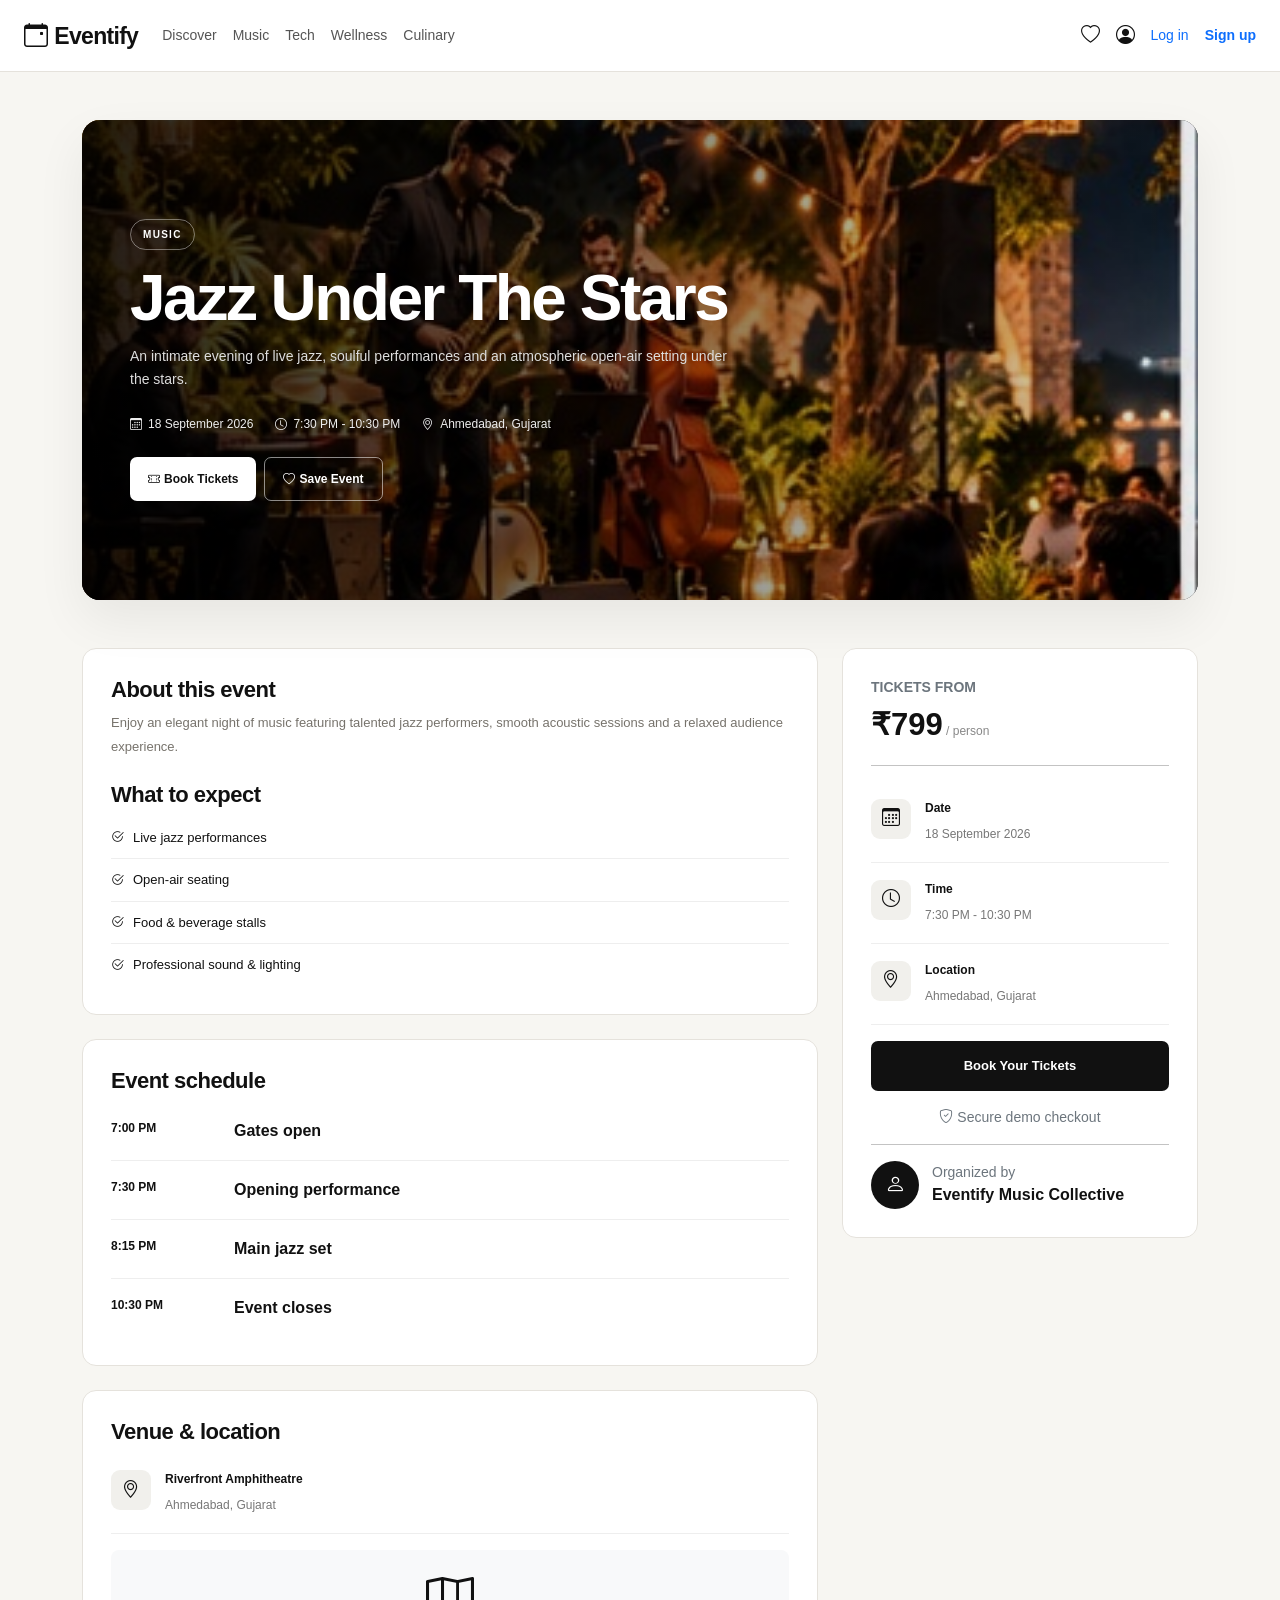
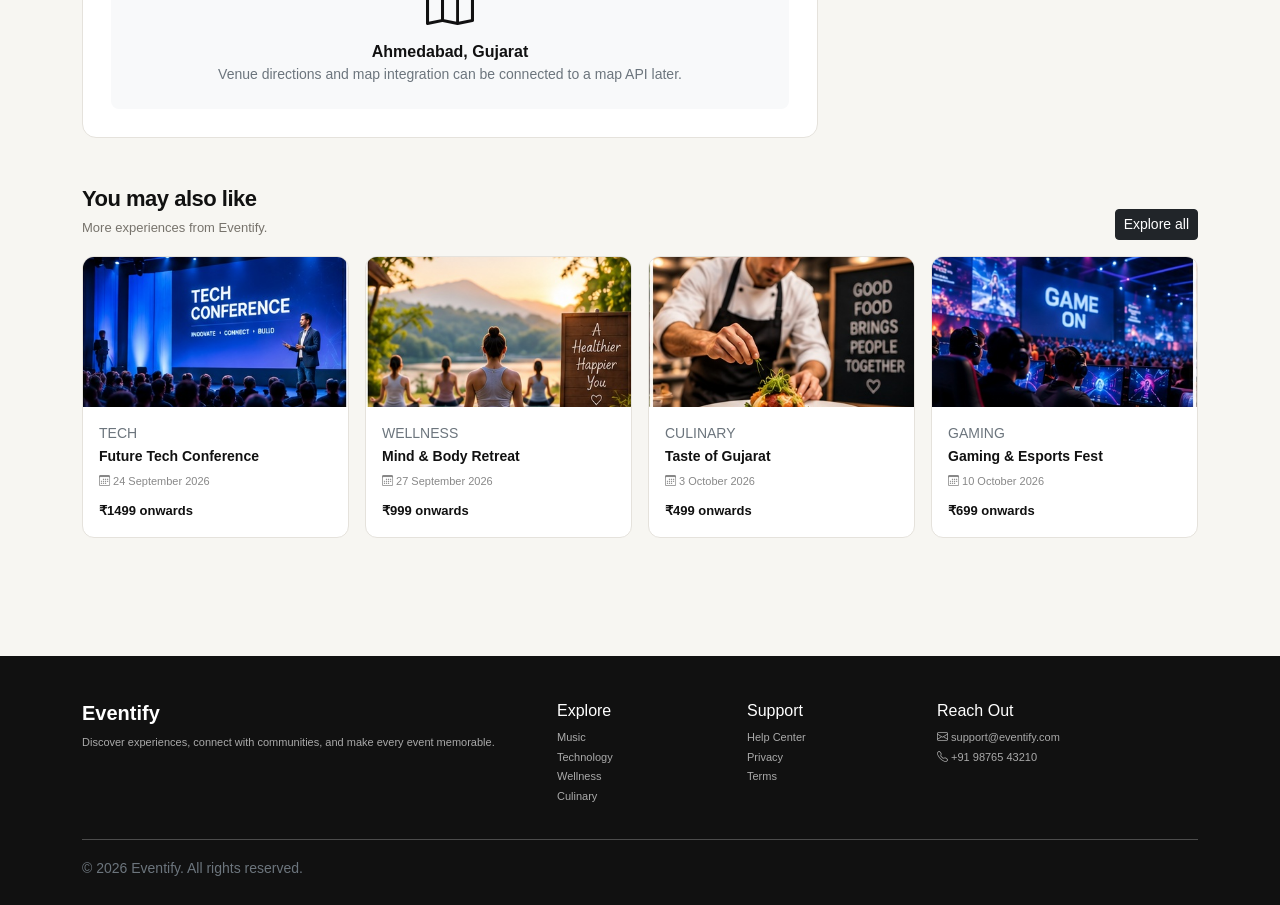
<file: event-details.html>
<!DOCTYPE html>
<html lang="en">
<head>
<meta charset="UTF-8">
<meta name="viewport" content="width=device-width, initial-scale=1.0">
<title>Eventify — Event Details</title>

<link href="https://cdn.jsdelivr.net/npm/bootstrap@5.3.3/dist/css/bootstrap.min.css" rel="stylesheet">
<link rel="stylesheet" href="https://cdn.jsdelivr.net/npm/bootstrap-icons@1.11.3/font/bootstrap-icons.min.css">

<style>
:root{--black:#111;--cream:#f7f6f2;--border:#e5e2dc;--muted:#77736c}
*{box-sizing:border-box} html{scroll-behavior:smooth}
body{margin:0;background:var(--cream);color:#111;font-family:Arial,Helvetica,sans-serif}
.site-header{height:72px;background:rgba(255,255,255,.96);border-bottom:1px solid var(--border);position:sticky;top:0;z-index:1000;backdrop-filter:blur(14px)}
.brand{font-size:23px;font-weight:800;letter-spacing:-.7px;text-decoration:none;color:#111}
.brand i{font-size:24px;margin-right:7px}.nav-link{font-size:14px;color:#555!important}.nav-link:hover{color:#111!important}
.header-icon{font-size:19px;text-decoration:none;color:#111;transition:.2s}.header-icon:hover{transform:translateY(-2px)}
.hero{position:relative;height:480px;border-radius:18px;overflow:hidden;background:#111;box-shadow:0 20px 50px #0001}
.hero img{width:100%;height:100%;object-fit:cover;transition:.5s}.hero:hover img{transform:scale(1.025)}
.hero-overlay{position:absolute;inset:0;background:linear-gradient(90deg,#000d 0%,#0008 43%,#0001 100%)}
.hero-content{position:absolute;inset:0;padding:48px;display:flex;flex-direction:column;justify-content:center;max-width:720px;color:#fff}
.pill{display:inline-flex;width:max-content;padding:7px 12px;border:1px solid #ffffff66;border-radius:100px;font-size:10px;font-weight:800;letter-spacing:1.3px;text-transform:uppercase}
.hero h1{font-size:clamp(38px,5vw,65px);line-height:.98;letter-spacing:-2.5px;font-weight:800;margin:17px 0 15px}
.hero p{color:#ddd;line-height:1.7;max-width:620px;font-size:14px}
.hero-meta{display:flex;gap:22px;flex-wrap:wrap;color:#eee;font-size:12px;margin-top:7px}.hero-meta i{margin-right:6px}
.btn-event{border:0;border-radius:7px;padding:12px 18px;font-size:12px;font-weight:800;background:#fff;color:#111}.btn-event:hover{background:#eee}
.btn-outline-event{border:1px solid #fff8;background:transparent;color:#fff;border-radius:7px;padding:12px 18px;font-size:12px;font-weight:800}.btn-outline-event:hover{background:#fff;color:#111}
.section-card{background:#fff;border:1px solid var(--border);border-radius:14px;padding:28px}
.section-title{font-size:22px;font-weight:800;letter-spacing:-.5px}.muted{color:var(--muted);font-size:13px;line-height:1.8}
.info-item{display:flex;gap:14px;padding:17px 0;border-bottom:1px solid #eee}.info-item:last-child{border-bottom:0}
.info-icon{width:40px;height:40px;flex:0 0 40px;border-radius:9px;background:#f1f0ec;display:flex;align-items:center;justify-content:center;font-size:18px}
.info-item strong{font-size:12px;display:block;margin-bottom:4px}.info-item span{font-size:12px;color:#777}
.sticky-card{position:sticky;top:95px}.price{font-size:31px;font-weight:800}.price small{font-size:12px;color:#888;font-weight:500}
.book-btn{width:100%;height:50px;border:0;border-radius:7px;background:#111;color:#fff;font-size:13px;font-weight:800}.book-btn:hover{background:#333}
.favorite-btn{width:50px;height:50px;border:1px solid #111;background:#fff;border-radius:8px;font-size:20px}.favorite-btn.active{background:#111;color:#fff}
.feature-list{list-style:none;padding:0;margin:0}.feature-list li{padding:11px 0;border-bottom:1px solid #eee;font-size:13px}.feature-list li:last-child{border:0}.feature-list i{margin-right:9px}
.schedule-row{display:flex;gap:18px;padding:17px 0;border-bottom:1px solid #eee}.schedule-row:last-child{border:0}.schedule-time{min-width:105px;font-size:12px;font-weight:800}.schedule-row span{font-size:12px;color:#777}
.organizer{display:flex;align-items:center;gap:13px}.org-avatar{width:48px;height:48px;border-radius:50%;background:#111;color:#fff;display:flex;align-items:center;justify-content:center;font-size:20px}
.related{border:1px solid var(--border);border-radius:12px;background:#fff;overflow:hidden;cursor:pointer;transition:.25s;height:100%}.related:hover{transform:translateY(-5px);box-shadow:0 15px 35px #0000000d}.related img{width:100%;height:150px;object-fit:cover}.related-body{padding:16px}.related h5{font-size:14px;font-weight:800}.related p{font-size:11px;color:#888;margin:0}.related-price{font-size:13px;font-weight:800;margin-top:12px}
.payment-summary{background:#f5f4f0;border-radius:10px;padding:17px}.payment-method{border:1px solid #ddd;border-radius:8px;padding:12px;cursor:pointer}.payment-method.active{border-color:#111;background:#fafafa}.method-panel{display:none}.method-panel.active{display:block}
.form-control,.form-select{height:46px;border-color:#d8d5cf}.form-control:focus,.form-select:focus{border-color:#111;box-shadow:0 0 0 2px #1111}
.footer{background:#111;color:#fff;padding:45px 0 25px;margin-top:70px}.footer p,.footer li{color:#aaa;font-size:11px;line-height:1.8}.footer ul{list-style:none;padding:0}.footer a{color:#aaa;text-decoration:none}.footer a:hover{color:#fff}
.toast-box{position:fixed;right:24px;bottom:24px;background:#111;color:#fff;padding:14px 18px;border-radius:9px;opacity:0;transform:translateY(15px);transition:.3s;z-index:9999;font-size:13px}.toast-box.show{opacity:1;transform:translateY(0)}
@media(max-width:767px){.hero{height:510px}.hero-content{padding:28px}.hero h1{font-size:39px}.section-card{padding:20px}.sticky-card{position:static}.hero-meta{gap:10px}}
</style>
</head>

<body>

<header class="site-header">
<div class="container-fluid px-4 h-100">
<div class="d-flex align-items-center h-100 gap-4">
<a href="index.html" class="brand"><i class="bi bi-calendar-event"></i>Eventify</a>
<nav class="d-none d-lg-flex gap-3">
<a href="explore.html" class="nav-link">Discover</a>
<a href="explore.html?q=Music" class="nav-link">Music</a>
<a href="explore.html?q=Tech" class="nav-link">Tech</a>
<a href="explore.html?q=Wellness" class="nav-link">Wellness</a>
<a href="explore.html?q=Culinary" class="nav-link">Culinary</a>
</nav>
<div class="ms-auto d-flex align-items-center gap-3">
<a href="favorites.html" class="header-icon" title="Favorites"><i class="bi bi-heart"></i></a>
<a href="dashboard.html" class="header-icon" title="Dashboard"><i class="bi bi-person-circle"></i></a>
<a href="login.html" class="text-decoration-none small">Log in</a>
<a href="signup.html" class="text-decoration-none small fw-bold">Sign up</a>
</div>
</div></div>
</header>

<main class="container py-4 py-lg-5">

<div id="eventContent"></div>

<section class="mt-5">
<div class="d-flex justify-content-between align-items-end mb-3">
<div><h2 class="section-title mb-1">You may also like</h2><div class="muted">More experiences from Eventify.</div></div>
<a href="explore.html" class="btn btn-sm btn-dark">Explore all</a>
</div>
<div class="row g-3" id="relatedEvents"></div>
</section>

</main>

<footer class="footer">
<div class="container">
<div class="row g-4">
<div class="col-lg-5"><h5 class="fw-bold">Eventify</h5><p>Discover experiences, connect with communities, and make every event memorable.</p></div>
<div class="col-lg-2"><h6>Explore</h6><ul><li><a href="explore.html?q=Music">Music</a></li><li><a href="explore.html?q=Tech">Technology</a></li><li><a href="explore.html?q=Wellness">Wellness</a></li><li><a href="explore.html?q=Culinary">Culinary</a></li></ul></div>
<div class="col-lg-2"><h6>Support</h6><ul><li><a href="#">Help Center</a></li><li><a href="#">Privacy</a></li><li><a href="#">Terms</a></li></ul></div>
<div class="col-lg-3"><h6>Reach Out</h6><p><i class="bi bi-envelope"></i> support@eventify.com<br><i class="bi bi-telephone"></i> +91 98765 43210</p></div>
</div><hr><small class="text-secondary">© 2026 Eventify. All rights reserved.</small>
</div>
</footer>

<!-- BOOKING + PAYMENT MODAL -->
<div class="modal fade" id="bookingModal" tabindex="-1">
<div class="modal-dialog modal-lg modal-dialog-centered">
<div class="modal-content">
<form id="bookingForm" novalidate>
<div class="modal-header"><h5 class="modal-title"><i class="bi bi-ticket-perforated me-2"></i>Reserve your experience</h5><button type="button" class="btn-close" data-bs-dismiss="modal"></button></div>

<div class="modal-body">
<div class="row g-4">

<div class="col-lg-7">
<div class="mb-3"><label class="form-label fw-semibold">Full Name</label><input id="bookingName" class="form-control" minlength="3" pattern="[A-Za-z]+([ '-][A-Za-z]+)*" required><div class="invalid-feedback">Enter a valid name.</div></div>
<div class="mb-3"><label class="form-label fw-semibold">Email</label><input id="bookingEmail" type="email" class="form-control" required><div class="invalid-feedback">Enter a valid email.</div></div>
<div class="mb-3"><label class="form-label fw-semibold">Number of Tickets</label><input id="ticketCount" type="number" class="form-control" min="1" max="10" value="1" required><div class="invalid-feedback">Choose 1–10 tickets.</div></div>

<div class="mb-3">
<label class="form-label fw-semibold">Payment Method</label>
<div class="row g-2">
<div class="col-4"><div class="payment-method active" data-method="upi"><i class="bi bi-phone me-1"></i> UPI</div></div>
<div class="col-4"><div class="payment-method" data-method="card"><i class="bi bi-credit-card me-1"></i> Card</div></div>
<div class="col-4"><div class="payment-method" data-method="netbanking"><i class="bi bi-bank me-1"></i> Bank</div></div>
</div>
</div>

<div id="upiPanel" class="method-panel active">
<label class="form-label fw-semibold">UPI ID</label>
<input id="upiId" class="form-control" placeholder="name@upi">
<div class="invalid-feedback">Enter a valid UPI ID.</div>
</div>

<div id="cardPanel" class="method-panel">
<div class="mb-2"><label class="form-label fw-semibold">Card Number</label><input id="cardNumber" class="form-control" inputmode="numeric" maxlength="19" placeholder="1234 5678 9012 3456"></div>
<div class="row g-2"><div class="col-6"><label class="form-label fw-semibold">Expiry</label><input id="expiry" class="form-control" placeholder="MM/YY" maxlength="5"></div><div class="col-6"><label class="form-label fw-semibold">CVV</label><input id="cvv" type="password" class="form-control" maxlength="4" inputmode="numeric" placeholder="•••"></div></div>
</div>

<div id="netbankingPanel" class="method-panel">
<label class="form-label fw-semibold">Select Bank</label>
<select id="bank" class="form-select"><option value="">Choose your bank</option><option>State Bank of India</option><option>HDFC Bank</option><option>ICICI Bank</option><option>Axis Bank</option><option>Bank of Baroda</option></select>
</div>

<div class="form-check mt-3"><input class="form-check-input" id="paymentTerms" type="checkbox" required><label class="form-check-label small" for="paymentTerms">I confirm the booking details and agree to Eventify's booking terms.</label><div class="invalid-feedback">Please accept the booking terms.</div></div>
</div>

<div class="col-lg-5">
<div class="payment-summary">
<div class="small text-secondary text-uppercase fw-bold">Order summary</div>
<h5 id="paymentEventName" class="fw-bold mt-2">Event</h5>
<div class="d-flex justify-content-between mt-3"><span>Ticket price</span><strong id="summaryPrice">₹0</strong></div>
<div class="d-flex justify-content-between mt-2"><span>Tickets</span><strong id="summaryTickets">1</strong></div>
<div class="d-flex justify-content-between mt-2"><span>Booking fee</span><strong id="summaryFee">₹0</strong></div>
<hr>
<div class="d-flex justify-content-between"><strong>Total</strong><strong id="summaryTotal">₹0</strong></div>
<div class="small text-secondary mt-3"><i class="bi bi-shield-check me-1"></i> Secure demo payment flow</div>
</div>
</div>

</div>
</div>

<div class="modal-footer">
<button type="button" class="btn btn-light" data-bs-dismiss="modal">Cancel</button>
<button type="submit" class="btn btn-dark px-4" id="payButton"><i class="bi bi-lock me-1"></i> Pay & Confirm</button>
</div>
</form>
</div>
</div>
</div>

<div id="toast" class="toast-box"></div>

<script src="https://cdn.jsdelivr.net/npm/bootstrap@5.3.3/dist/js/bootstrap.bundle.min.js"></script>
<script>
"use strict";

const events = [
{id:"EVT-001",title:"Jazz Under The Stars",category:"Music",location:"Ahmedabad, Gujarat",venue:"Riverfront Amphitheatre",date:"18 September 2026",time:"7:30 PM - 10:30 PM",price:799,image:"assets/images/jazz.jpg",description:"An intimate evening of live jazz, soulful performances and an atmospheric open-air setting under the stars.",about:"Enjoy an elegant night of music featuring talented jazz performers, smooth acoustic sessions and a relaxed audience experience.",features:["Live jazz performances","Open-air seating","Food & beverage stalls","Professional sound & lighting"],schedule:[["7:00 PM","Gates open"],["7:30 PM","Opening performance"],["8:15 PM","Main jazz set"],["10:30 PM","Event closes"]],organizer:"Eventify Music Collective"},
{id:"EVT-002",title:"Future Tech Conference",category:"Tech",location:"Mumbai, Maharashtra",venue:"Jio World Convention Centre",date:"24 September 2026",time:"10:00 AM - 5:00 PM",price:1499,image:"assets/images/tech.jpg",description:"Explore artificial intelligence, emerging technologies, digital products and innovation with technology professionals.",about:"A full-day technology experience with expert talks, product showcases, networking opportunities and practical insights.",features:["Industry expert sessions","AI & innovation talks","Networking lounge","Technology showcase"],schedule:[["10:00 AM","Registration"],["11:00 AM","Keynote"],["1:00 PM","Networking lunch"],["3:00 PM","Innovation panel"],["5:00 PM","Closing"],],organizer:"Eventify Tech Community"},
{id:"EVT-003",title:"Mind & Body Retreat",category:"Wellness",location:"Vadodara, Gujarat",venue:"Green Valley Resort",date:"27 September 2026",time:"8:00 AM - 4:00 PM",price:999,image:"assets/images/wellness.jpg",description:"Step away from your routine with yoga, meditation, wellness activities and a peaceful day designed to refresh your mind and body.",about:"A calming wellness retreat focused on mindful movement, breathing, relaxation and healthy living.",features:["Guided yoga","Meditation session","Healthy lunch","Wellness workshops"],schedule:[["8:00 AM","Welcome & tea"],["9:00 AM","Yoga session"],["11:00 AM","Mindfulness workshop"],["1:00 PM","Healthy lunch"],["3:00 PM","Relaxation session"]],organizer:"Eventify Wellness Studio"},
{id:"EVT-004",title:"Taste of Gujarat",category:"Culinary",location:"Rajkot, Gujarat",venue:"Race Course Grounds",date:"3 October 2026",time:"5:00 PM - 9:00 PM",price:499,image:"assets/images/culinary.jpg",description:"Celebrate Gujarati food and culture with traditional flavours, local chefs, live counters and an energetic evening.",about:"Taste your way through regional favourites while discovering local culinary stories, recipes and food traditions.",features:["Traditional Gujarati cuisine","Live food counters","Local chef demonstrations","Cultural performances"],schedule:[["5:00 PM","Entry opens"],["5:30 PM","Food counters open"],["7:00 PM","Chef showcase"],["8:00 PM","Cultural performance"],["9:00 PM","Event closes"]],organizer:"Eventify Culinary Collective"},
{id:"EVT-005",title:"Gaming & Esports Fest",category:"Gaming",location:"Surat, Gujarat",venue:"SIECC Exhibition Centre",date:"10 October 2026",time:"11:00 AM - 8:00 PM",price:699,image:"assets/images/gaming.jpg",description:"Compete, connect and play at a high-energy gaming festival packed with esports matches, gaming zones and challenges.",about:"A full-day celebration for casual players and competitive gamers with tournaments, free-play areas and community activities.",features:["Esports tournaments","Free-play gaming zones","Gaming challenges","Community meetups"],schedule:[["11:00 AM","Registration"],["12:00 PM","Qualifiers"],["3:00 PM","Community matches"],["6:00 PM","Finals"],["8:00 PM","Awards"]],organizer:"Eventify Gaming Arena"},
{id:"EVT-006",title:"Live Music Festival",category:"Music",location:"Ahmedabad, Gujarat",venue:"GMDC Ground",date:"17 October 2026",time:"6:00 PM - 11:00 PM",price:1199,image:"assets/images/concert.jpg",description:"A high-energy live music festival featuring artists, powerful performances, food zones and an unforgettable crowd experience.",about:"Dance, sing and enjoy a complete festival atmosphere with multiple performances and entertainment zones.",features:["Live artists","Main stage","Food court","Festival merchandise"],schedule:[["6:00 PM","Doors open"],["7:00 PM","Opening acts"],["8:15 PM","Live performance"],["9:30 PM","Headliner"],["11:00 PM","Event closes"]],organizer:"Eventify Live"},
{id:"EVT-007",title:"Modern Art Exhibition",category:"Arts",location:"Ahmedabad, Gujarat",venue:"Amdavad Ni Gufa",date:"20 October 2026",time:"11:00 AM - 7:00 PM",price:399,image:"assets/images/arts.jpg",description:"Discover contemporary artworks, visual installations and creative expressions from emerging and established artists.",about:"Walk through a curated collection of modern art and explore ideas, techniques and stories behind each work.",features:["Curated art collection","Artist stories","Guided walkthrough","Photography zone"],schedule:[["11:00 AM","Doors open"],["1:00 PM","Guided tour"],["3:30 PM","Artist talk"],["6:00 PM","Open viewing"]],organizer:"Eventify Arts Circle"},
{id:"EVT-008",title:"Creative Design Workshop",category:"Design",location:"Pune, Maharashtra",venue:"Creative Hub Pune",date:"23 October 2026",time:"10:00 AM - 4:00 PM",price:599,image:"assets/images/design.jpg",description:"Learn practical design thinking, visual storytelling and creative problem-solving through hands-on activities.",about:"A workshop for students, creators and aspiring designers who want to turn ideas into better visual experiences.",features:["Hands-on exercises","Design thinking","Portfolio tips","Mentor feedback"],schedule:[["10:00 AM","Introduction"],["11:00 AM","Design challenge"],["1:00 PM","Workshop"],["3:00 PM","Portfolio review"],["4:00 PM","Wrap-up"]],organizer:"Eventify Creative Lab"},
{id:"EVT-009",title:"AI & Machine Learning Workshop",category:"Technology",location:"Bengaluru, Karnataka",venue:"Innovation Campus",date:"25 October 2026",time:"9:30 AM - 5:00 PM",price:1299,image:"assets/images/ai.jpg",description:"Build practical understanding of AI and machine learning concepts through guided demonstrations and beginner-friendly activities.",about:"A practical learning experience covering modern AI concepts, real-world applications and responsible technology.",features:["AI fundamentals","ML demonstrations","Real-world cases","Q&A with mentors"],schedule:[["9:30 AM","Registration"],["10:00 AM","AI fundamentals"],["12:00 PM","ML lab"],["2:00 PM","Applications"],["4:00 PM","Q&A"]],organizer:"Eventify Learning"},
{id:"EVT-010",title:"Sunset Acoustic Night",category:"Music",location:"Goa",venue:"Sunset Beach Arena",date:"28 October 2026",time:"5:30 PM - 9:30 PM",price:899,image:"assets/images/acoustic.jpg",description:"Watch the sunset while enjoying intimate acoustic performances, relaxed seating and a beautiful coastal atmosphere.",about:"A slower, more intimate music experience designed around sunset, acoustic artists and a laid-back evening.",features:["Acoustic performances","Sunset seating","Beachside atmosphere","Refreshment counters"],schedule:[["5:30 PM","Doors open"],["6:00 PM","Sunset session"],["7:15 PM","Acoustic set"],["8:30 PM","Final performance"],["9:30 PM","Close"]],organizer:"Eventify Acoustic"},
{id:"EVT-011",title:"Healthy Living Workshop",category:"Wellness",location:"Jaipur, Rajasthan",venue:"Wellness Centre Jaipur",date:"30 October 2026",time:"9:00 AM - 2:00 PM",price:499,image:"assets/images/health.jpg",description:"Learn simple, practical habits for balanced nutrition, movement, sleep and sustainable everyday wellness.",about:"An approachable workshop focused on building realistic healthy habits without complicated routines.",features:["Nutrition session","Movement workshop","Healthy habits","Expert Q&A"],schedule:[["9:00 AM","Welcome"],["9:30 AM","Nutrition"],["11:00 AM","Movement"],["12:30 PM","Healthy lunch"],["1:30 PM","Q&A"]],organizer:"Eventify Wellness"},
{id:"EVT-012",title:"Street Food Festival",category:"Culinary",location:"Delhi",venue:"Major Dhyan Chand National Stadium",date:"1 November 2026",time:"4:00 PM - 10:00 PM",price:349,image:"assets/images/food.jpg",description:"Explore popular street-food flavours, regional specialties, live cooking counters and a lively festival atmosphere.",about:"A colourful food experience bringing together favourite street foods and regional flavours in one place.",features:["Street food stalls","Live cooking","Regional flavours","Family entertainment"],schedule:[["4:00 PM","Festival opens"],["5:00 PM","Live cooking"],["7:00 PM","Food showcase"],["8:30 PM","Entertainment"],["10:00 PM","Close"]],organizer:"Eventify Food Collective"}
];

const params=new URLSearchParams(location.search);
const eventId=params.get("id")||"EVT-001";
const event=events.find(e=>e.id===eventId);
const content=document.getElementById("eventContent");

function escapeHTML(s){return String(s).replace(/[&<>"']/g,m=>({"&":"&amp;","<":"&lt;",">":"&gt;",'"':"&quot;","'":"&#039;"}[m]));}

if(!event){
content.innerHTML=`<div class="section-card text-center py-5"><i class="bi bi-calendar-x display-2 text-secondary"></i><h2 class="mt-3">Event Not Found</h2><p class="muted">The event you are looking for does not exist.</p><a href="explore.html" class="btn btn-dark">Explore Events</a></div>`;
}else{
content.innerHTML=`
<div class="hero">
<img src="${event.image}" alt="${escapeHTML(event.title)}">
<div class="hero-overlay"></div>
<div class="hero-content">
<span class="pill">${escapeHTML(event.category)}</span>
<h1>${escapeHTML(event.title)}</h1>
<p>${escapeHTML(event.description)}</p>
<div class="hero-meta">
<span><i class="bi bi-calendar3"></i>${event.date}</span>
<span><i class="bi bi-clock"></i>${event.time}</span>
<span><i class="bi bi-geo-alt"></i>${event.location}</span>
</div>
<div class="d-flex gap-2 flex-wrap mt-4">
<button class="btn-event" data-bs-toggle="modal" data-bs-target="#bookingModal"><i class="bi bi-ticket-perforated me-1"></i>Book Tickets</button>
<button class="btn-outline-event" onclick="toggleFavorite()"><i id="heroHeart" class="bi bi-heart me-1"></i>Save Event</button>
</div>
</div></div>

<div class="row g-4 mt-4">
<div class="col-lg-8">
<section class="section-card">
<h2 class="section-title">About this event</h2>
<p class="muted">${escapeHTML(event.about)}</p>
<h3 class="section-title mt-4">What to expect</h3>
<ul class="feature-list mt-2">${event.features.map(x=>`<li><i class="bi bi-check2-circle"></i>${escapeHTML(x)}</li>`).join("")}</ul>
</section>

<section class="section-card mt-4">
<h2 class="section-title">Event schedule</h2>
<div>${event.schedule.map(x=>`<div class="schedule-row"><div class="schedule-time">${escapeHTML(x[0])}</div><div><strong>${escapeHTML(x[1])}</strong></div></div>`).join("")}</div>
</section>

<section class="section-card mt-4">
<h2 class="section-title">Venue & location</h2>
<div class="info-item"><div class="info-icon"><i class="bi bi-geo-alt"></i></div><div><strong>${escapeHTML(event.venue)}</strong><span>${escapeHTML(event.location)}</span></div></div>
<div class="mt-3 rounded-3 p-4 bg-light text-center"><i class="bi bi-map display-5"></i><div class="fw-bold mt-2">${escapeHTML(event.location)}</div><div class="small text-secondary">Venue directions and map integration can be connected to a map API later.</div></div>
</section>
</div>

<div class="col-lg-4">
<div class="section-card sticky-card">
<div class="small text-secondary text-uppercase fw-bold">Tickets from</div>
<div class="price mt-1">₹${event.price}<small> / person</small></div>
<hr>
<div class="info-item"><div class="info-icon"><i class="bi bi-calendar3"></i></div><div><strong>Date</strong><span>${escapeHTML(event.date)}</span></div></div>
<div class="info-item"><div class="info-icon"><i class="bi bi-clock"></i></div><div><strong>Time</strong><span>${escapeHTML(event.time)}</span></div></div>
<div class="info-item"><div class="info-icon"><i class="bi bi-geo-alt"></i></div><div><strong>Location</strong><span>${escapeHTML(event.location)}</span></div></div>
<button class="book-btn mt-3" data-bs-toggle="modal" data-bs-target="#bookingModal">Book Your Tickets</button>
<div class="text-center small text-secondary mt-3"><i class="bi bi-shield-check"></i> Secure demo checkout</div>
<hr>
<div class="organizer mt-3"><div class="org-avatar"><i class="bi bi-person"></i></div><div><div class="small text-secondary">Organized by</div><strong>${escapeHTML(event.organizer)}</strong></div></div>
</div>
</div>
</div>`;
updateFavorite();
}

function getFavorites(){try{return JSON.parse(localStorage.getItem("eventifyFavorites"))||[]}catch{return[]}}
function toggleFavorite(){
if(!event)return;
let f=getFavorites(),i=f.indexOf(event.id);
if(i<0){f.push(event.id);showToast("Event saved to favorites.");}else{f.splice(i,1);showToast("Event removed from favorites.");}
localStorage.setItem("eventifyFavorites",JSON.stringify(f));updateFavorite();
}
function updateFavorite(){
if(!event)return;
const saved=getFavorites().includes(event.id);
const h=document.getElementById("heroHeart");
if(h){h.className=saved?"bi bi-heart-fill me-1":"bi bi-heart me-1";}
}

const related=document.getElementById("relatedEvents");
events.filter(e=>e.id!==eventId).slice(0,4).forEach(e=>{
related.innerHTML+=`<div class="col-sm-6 col-lg-3"><div class="related" onclick="location.href='event-details.html?id=${e.id}'"><img src="${e.image}" alt="${escapeHTML(e.title)}"><div class="related-body"><div class="small text-secondary text-uppercase">${escapeHTML(e.category)}</div><h5 class="mt-1">${escapeHTML(e.title)}</h5><p><i class="bi bi-calendar3"></i> ${escapeHTML(e.date)}</p><div class="related-price">₹${e.price} onwards</div></div></div></div>`;
});

let paymentMethod="upi";
const bookingModal=document.getElementById("bookingModal");
const ticketCount=document.getElementById("ticketCount");

function updateSummary(){
if(!event)return;
const qty=Math.max(1,Math.min(10,Number(ticketCount.value)||1));
const fee=Math.round(event.price*qty*.05);
document.getElementById("paymentEventName").textContent=event.title;
document.getElementById("summaryPrice").textContent="₹"+event.price;
document.getElementById("summaryTickets").textContent=qty;
document.getElementById("summaryFee").textContent="₹"+fee;
document.getElementById("summaryTotal").textContent="₹"+(event.price*qty+fee);
}
ticketCount.addEventListener("input",updateSummary);

document.querySelectorAll(".payment-method").forEach(el=>{
el.addEventListener("click",()=>{
paymentMethod=el.dataset.method;
document.querySelectorAll(".payment-method").forEach(x=>x.classList.remove("active"));
el.classList.add("active");
document.querySelectorAll(".method-panel").forEach(x=>x.classList.remove("active"));
document.getElementById(paymentMethod+"Panel").classList.add("active");
});
});

document.getElementById("cardNumber").addEventListener("input",e=>{
let v=e.target.value.replace(/\D/g,"").slice(0,16);
e.target.value=v.replace(/(.{4})/g,"$1 ").trim();
});
document.getElementById("expiry").addEventListener("input",e=>{
let v=e.target.value.replace(/\D/g,"").slice(0,4);
e.target.value=v.length>2?v.slice(0,2)+"/"+v.slice(2):v;
});
document.getElementById("cvv").addEventListener("input",e=>e.target.value=e.target.value.replace(/\D/g,"").slice(0,4));

document.getElementById("bookingForm").addEventListener("submit",e=>{
e.preventDefault();
const form=e.currentTarget;
form.classList.add("was-validated");

let valid=form.checkValidity();
if(paymentMethod==="upi"){
const input=document.getElementById("upiId");
input.setCustomValidity(/^[\w.-]{2,}@[A-Za-z]{2,}$/.test(input.value.trim())?"":"Invalid UPI");
valid=valid&&input.checkValidity();
}
if(paymentMethod==="card"){
const card=document.getElementById("cardNumber"),exp=document.getElementById("expiry"),cvv=document.getElementById("cvv");
card.setCustomValidity(/^\d{4} \d{4} \d{4} \d{4}$/.test(card.value)?"":"Invalid card");
exp.setCustomValidity(/^(0[1-9]|1[0-2])\/\d{2}$/.test(exp.value)?"":"Invalid expiry");
cvv.setCustomValidity(/^\d{3,4}$/.test(cvv.value)?"":"Invalid CVV");
valid=valid&&card.checkValidity()&&exp.checkValidity()&&cvv.checkValidity();
}
if(paymentMethod==="netbanking"){
const bank=document.getElementById("bank");
bank.setCustomValidity(bank.value?"":"Choose bank");
valid=valid&&bank.checkValidity();
}
if(!valid)return;

const qty=Number(ticketCount.value),fee=Math.round(event.price*qty*.05),total=event.price*qty+fee;
const booking={id:"EVT-"+Math.floor(10000+Math.random()*90000),eventId:event.id,eventName:event.title,name:document.getElementById("bookingName").value.trim(),email:document.getElementById("bookingEmail").value.trim().toLowerCase(),tickets:qty,amount:total,paymentMethod,bookingDate:new Date().toISOString(),status:"Confirmed"};
localStorage.setItem("eventifyLastBooking",JSON.stringify(booking));

let history=[];
try{history=JSON.parse(localStorage.getItem("eventifyBookings"))||[]}catch{}
history.unshift(booking);
localStorage.setItem("eventifyBookings",JSON.stringify(history));

bootstrap.Modal.getInstance(bookingModal).hide();
form.reset();form.classList.remove("was-validated");
showToast("Payment successful • Booking confirmed!");
setTimeout(()=>location.href="dashboard.html",1100);
});

bookingModal.addEventListener("show.bs.modal",()=>{
if(event){
document.getElementById("bookingEventName")?.remove();
const u=(()=>{try{return JSON.parse(localStorage.getItem("eventifyUser"))}catch{return null}})();
if(u){document.getElementById("bookingName").value=u.name||"";document.getElementById("bookingEmail").value=u.email||""}
updateSummary();
}
});

function showToast(msg){
const t=document.getElementById("toast");t.textContent=msg;t.classList.add("show");
setTimeout(()=>t.classList.remove("show"),2800);
}
</script>
</body>
</html>
</file>
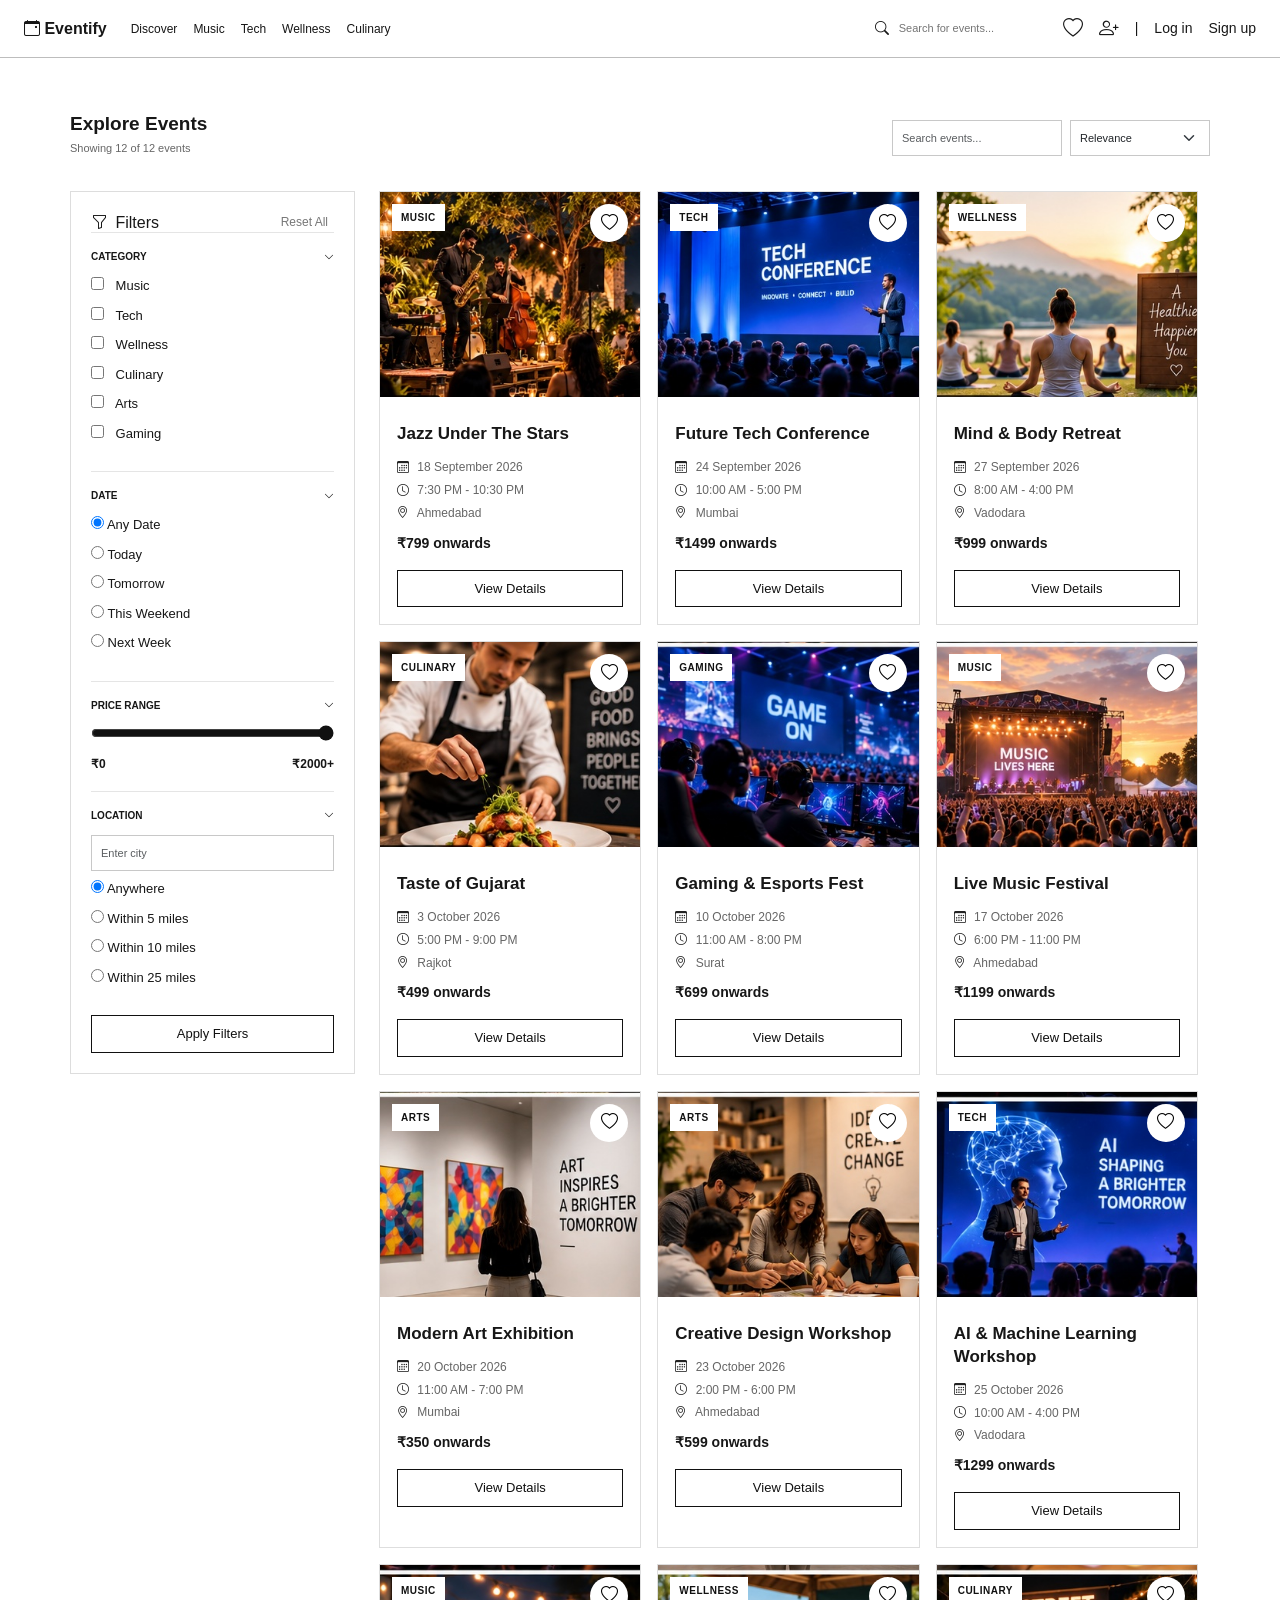
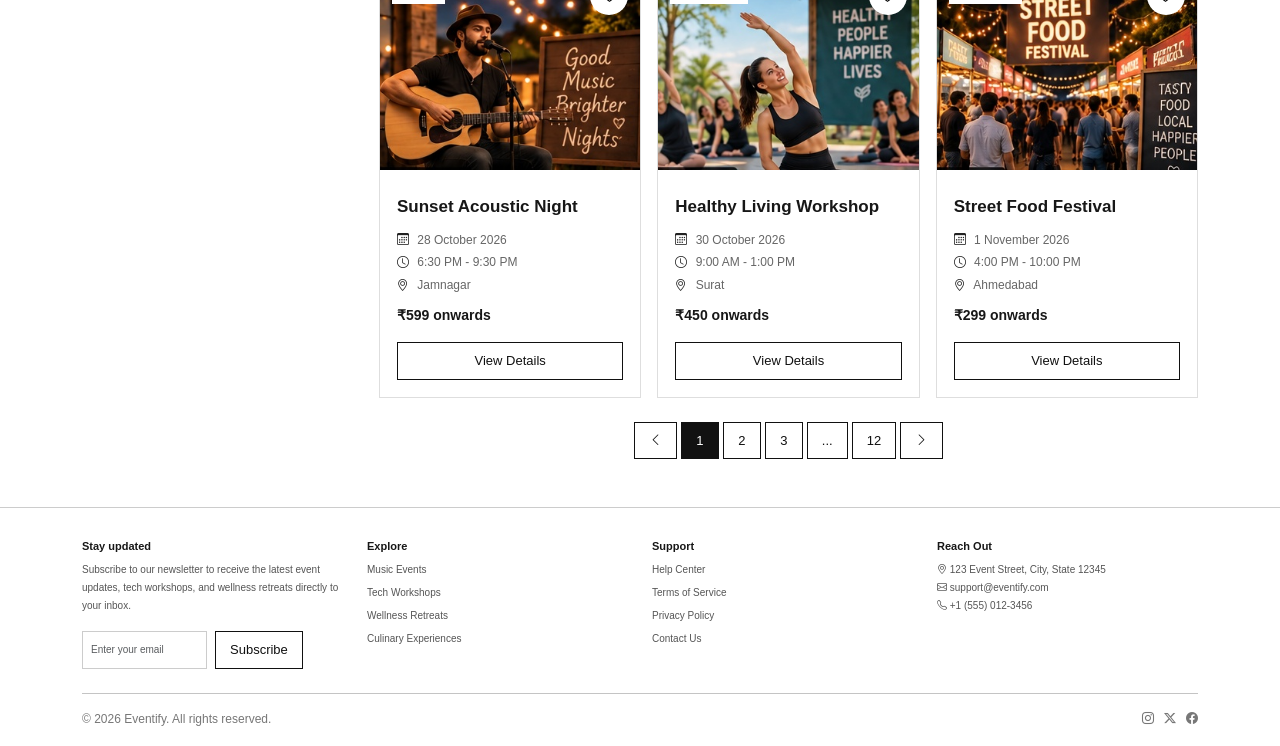
<file: explore.html>
<!doctype html>
<html lang="en">

<head>

    <meta charset="utf-8">

    <meta
        name="viewport"
        content="width=device-width, initial-scale=1"
    >

    <title>Eventify — Explore Events</title>


    <!-- Bootstrap -->
    <link
        href="https://cdn.jsdelivr.net/npm/bootstrap@5.3.3/dist/css/bootstrap.min.css"
        rel="stylesheet"
    >


    <!-- Bootstrap Icons -->
    <link
        rel="stylesheet"
        href="https://cdn.jsdelivr.net/npm/bootstrap-icons@1.11.3/font/bootstrap-icons.min.css"
    >


    <!-- Your existing CSS -->
    <link
        rel="stylesheet"
        href="assets/css/style.css"
    >


    <style>

        /* =========================================
           EXPLORE PAGE
        ========================================= */

        .page-head {
            padding-top: 55px;
            padding-bottom: 35px;
        }

        .event-card {
            height: 100%;
            background: #fff;
            border: 1px solid #dedede;
            overflow: hidden;
            transition: .25s ease;
        }

        .event-card:hover {
            transform: translateY(-5px);
            box-shadow: 0 10px 25px rgba(0,0,0,.10);
        }

        .event-image {
            height: 205px;
            position: relative;
            overflow: hidden;
            background: #eee;
        }

        .event-image img {
            width: 100%;
            height: 100%;
            object-fit: cover;
            display: block;
            transition: transform .4s ease;
        }

        .event-card:hover .event-image img {
            transform: scale(1.06);
        }

        .event-category {
            position: absolute;
            left: 12px;
            top: 12px;
            background: #fff;
            color: #111;
            padding: 6px 9px;
            font-size: 10px;
            font-weight: 700;
            letter-spacing: .5px;
        }

        .favorite-btn {
            position: absolute;
            right: 12px;
            top: 12px;
            width: 38px;
            height: 38px;
            border: 0;
            border-radius: 50%;
            background: #fff;
            display: flex;
            align-items: center;
            justify-content: center;
            font-size: 17px;
            cursor: pointer;
            transition: .2s ease;
        }

        .favorite-btn:hover {
            transform: scale(1.08);
        }

        .favorite-btn.active {
            background: #111;
            color: #fff;
        }

        .event-card-body {
            padding: 17px;
        }

        .event-title {
            font-size: 17px;
            font-weight: 700;
            margin-bottom: 10px;
            line-height: 1.35;
        }

        .event-info {
            color: #666;
            font-size: 12px;
            line-height: 1.9;
        }

        .event-info i {
            margin-right: 5px;
            color: #222;
        }

        .event-price {
            margin-top: 8px;
            font-size: 14px;
            font-weight: 700;
        }

        .filter-box {
            background: #fff;
            border: 1px solid #ddd;
            padding: 20px;
            height: fit-content;
            position: sticky;
            top: 90px;
        }

        .filter-group {
            border-top: 1px solid #e5e5e5;
            padding: 18px 0;
        }

        .filter-group h6 {
            font-weight: 700;
            margin-bottom: 13px;
        }

        .filter-group label {
            display: block;
            font-size: 13px;
            margin-bottom: 10px;
            cursor: pointer;
        }

        .filter-group input[type="checkbox"] {
            margin-right: 8px;
        }

        .filter-location {
            margin-bottom: 10px;
        }

        .range {
            width: 100%;
            accent-color: #111;
        }

        .price-value {
            font-size: 12px;
            font-weight: 600;
        }

        .small-note {
            color: #777;
            font-size: 12px;
        }

        .wire-btn {
            border: 1px solid #111;
            background: #fff;
            color: #111;
            padding: 8px 14px;
            font-size: 13px;
            transition: .2s ease;
        }

        .wire-btn:hover,
        .wire-btn.active {
            background: #111;
            color: #fff;
        }

        .pagination-btn {
            min-width: 38px;
        }

        .empty-events {
            background: #fff;
            border: 1px solid #ddd;
            padding: 70px 20px;
            text-align: center;
        }

        .empty-events i {
            font-size: 50px;
            color: #999;
        }

        .newsletter-form input {
            min-width: 0;
        }

        .toast-msg {
            position: fixed;
            right: 25px;
            bottom: 25px;
            z-index: 9999;
            opacity: 0;
            transform: translateY(15px);
            transition: .25s ease;
            pointer-events: none;
        }

        .toast-msg.show {
            opacity: 1;
            transform: translateY(0);
        }

        @media (max-width: 991px) {

            .filter-box {
                position: static;
                margin-bottom: 25px;
            }

        }

        @media (max-width: 767px) {

            .page-head {
                padding-top: 35px;
            }

            .page-head > .d-flex {
                align-items: flex-start !important;
                flex-direction: column;
                gap: 20px;
            }

            .page-head .d-flex.gap-2 {
                width: 100%;
            }

            #eventSearch,
            #sortSelect {
                width: 100% !important;
            }

            .event-image {
                height: 220px;
            }

        }

    </style>

</head>


<body>


<!-- =====================================================
     HEADER
===================================================== -->

<header class="site-header">

    <div class="container-fluid px-4 h-100">

        <div class="d-flex align-items-center h-100 gap-4">


            <!-- BRAND -->

            <a
                href="index.html"
                class="brand text-decoration-none"
            >
                <i class="bi bi-calendar-event"></i>
                Eventify
            </a>


            <!-- NAVIGATION -->

            <nav class="d-none d-lg-flex gap-3">

                <a
                    class="nav-link"
                    href="explore.html"
                >
                    Discover
                </a>

                <a
                    class="nav-link"
                    href="explore.html?q=Music"
                >
                    Music
                </a>

                <a
                    class="nav-link"
                    href="explore.html?q=Tech"
                >
                    Tech
                </a>

                <a
                    class="nav-link"
                    href="explore.html?q=Wellness"
                >
                    Wellness
                </a>

                <a
                    class="nav-link"
                    href="explore.html?q=Culinary"
                >
                    Culinary
                </a>

            </nav>


            <!-- RIGHT -->

            <div class="ms-auto d-flex align-items-center gap-3">


                <!-- HEADER SEARCH -->

                <div class="d-none d-md-flex align-items-center">

                    <i class="bi bi-search me-2"></i>

                    <input
                        id="headerSearch"
                        class="header-search"
                        type="text"
                        placeholder="Search for events..."
                        aria-label="Search for events"
                    >

                </div>


                <!-- FAVORITES -->

                <a
                    href="favorites.html"
                    title="Favorites"
                    class="text-decoration-none"
                >
                    <i class="bi bi-heart fs-5"></i>
                </a>


                <!-- ORGANIZER -->

                <a
                    href="signup.html"
                    title="Become an organizer"
                    class="text-decoration-none"
                >
                    <i class="bi bi-person-plus fs-5"></i>
                </a>


                <span class="d-none d-md-inline">
                    |
                </span>


                <a href="login.html">
                    Log in
                </a>

                <a href="signup.html">
                    Sign up
                </a>

            </div>

        </div>

    </div>

</header>



<!-- =====================================================
     PAGE HEADER
===================================================== -->

<div class="container page-head">

    <div class="d-flex justify-content-between align-items-end">


        <div>

            <h1 class="section-title">
                Explore Events
            </h1>

            <div
                id="eventSummary"
                class="section-sub"
            >
                Showing events in your area
            </div>

        </div>


        <!-- SEARCH + SORT -->

        <div class="d-flex gap-2">

            <input
                id="eventSearch"
                class="form-control"
                type="search"
                placeholder="Search events..."
                style="width:170px"
                aria-label="Search events"
            >


            <select
                id="sortSelect"
                class="form-select"
                style="width:140px"
                aria-label="Sort events"
            >

                <option value="relevance">
                    Relevance
                </option>

                <option value="name">
                    Name
                </option>

                <option value="priceLow">
                    Price: Low
                </option>

                <option value="priceHigh">
                    Price: High
                </option>

            </select>

        </div>

    </div>

</div>



<!-- =====================================================
     MAIN CONTENT
===================================================== -->

<div class="container pb-5">

    <div class="row">


        <!-- =================================================
             FILTER SIDEBAR
        ================================================== -->

        <aside class="col-lg-3 filter-box">


            <div class="d-flex justify-content-between align-items-center">

                <h6 class="mb-0">

                    <i class="bi bi-funnel me-1"></i>

                    Filters

                </h6>


                <button
                    id="resetFilters"
                    type="button"
                    class="float-end border-0 bg-transparent small-note"
                >
                    Reset All
                </button>

            </div>



            <!-- CATEGORY -->

            <div class="filter-group">

                <h6>
                    Category
                    <i class="bi bi-chevron-down float-end"></i>
                </h6>


                <label>
                    <input
                        class="cat-filter"
                        type="checkbox"
                        value="Music"
                    >
                    Music
                </label>


                <label>
                    <input
                        class="cat-filter"
                        type="checkbox"
                        value="Tech"
                    >
                    Tech
                </label>


                <label>
                    <input
                        class="cat-filter"
                        type="checkbox"
                        value="Wellness"
                    >
                    Wellness
                </label>


                <label>
                    <input
                        class="cat-filter"
                        type="checkbox"
                        value="Culinary"
                    >
                    Culinary
                </label>


                <label>
                    <input
                        class="cat-filter"
                        type="checkbox"
                        value="Arts"
                    >
                    Arts
                </label>


                <label>
                    <input
                        class="cat-filter"
                        type="checkbox"
                        value="Gaming"
                    >
                    Gaming
                </label>

            </div>



            <!-- DATE -->

            <div class="filter-group">

                <h6>
                    Date
                    <i class="bi bi-chevron-down float-end"></i>
                </h6>


                <label>
                    <input
                        class="date-filter"
                        type="radio"
                        name="dateFilter"
                        value="all"
                        checked
                    >
                    Any Date
                </label>


                <label>
                    <input
                        class="date-filter"
                        type="radio"
                        name="dateFilter"
                        value="today"
                    >
                    Today
                </label>


                <label>
                    <input
                        class="date-filter"
                        type="radio"
                        name="dateFilter"
                        value="tomorrow"
                    >
                    Tomorrow
                </label>


                <label>
                    <input
                        class="date-filter"
                        type="radio"
                        name="dateFilter"
                        value="weekend"
                    >
                    This Weekend
                </label>


                <label>
                    <input
                        class="date-filter"
                        type="radio"
                        name="dateFilter"
                        value="nextweek"
                    >
                    Next Week
                </label>

            </div>



            <!-- PRICE -->

            <div class="filter-group">

                <h6>
                    Price Range
                    <i class="bi bi-chevron-down float-end"></i>
                </h6>


                <input
                    id="priceRange"
                    class="range"
                    type="range"
                    min="0"
                    max="2000"
                    step="100"
                    value="2000"
                >


                <div class="d-flex justify-content-between mt-2 price-value">

                    <span>
                        ₹0
                    </span>

                    <span id="priceValue">
                        ₹2000+
                    </span>

                </div>

            </div>



            <!-- LOCATION -->

            <div class="filter-group">

                <h6>
                    Location
                    <i class="bi bi-chevron-down float-end"></i>
                </h6>


                <input
                    id="locationInput"
                    class="form-control mb-2 filter-location"
                    type="text"
                    placeholder="Enter city"
                >


                <label>
                    <input
                        class="location-filter"
                        type="radio"
                        name="locationDistance"
                        value="all"
                        checked
                    >
                    Anywhere
                </label>


                <label>
                    <input
                        class="location-filter"
                        type="radio"
                        name="locationDistance"
                        value="5"
                    >
                    Within 5 miles
                </label>


                <label>
                    <input
                        class="location-filter"
                        type="radio"
                        name="locationDistance"
                        value="10"
                    >
                    Within 10 miles
                </label>


                <label>
                    <input
                        class="location-filter"
                        type="radio"
                        name="locationDistance"
                        value="25"
                    >
                    Within 25 miles
                </label>

            </div>


            <!-- APPLY -->

            <button
                id="applyFilters"
                type="button"
                class="wire-btn w-100"
            >
                Apply Filters
            </button>

        </aside>



        <!-- =================================================
             EVENTS
        ================================================== -->

        <section class="col-lg-9 ps-lg-4">


            <div
                id="eventGrid"
                class="row row-cols-1 row-cols-md-2 row-cols-xl-3 g-3"
            ></div>


            <!-- PAGINATION -->

            <div
                id="pagination"
                class="d-flex justify-content-center gap-1 mt-4"
            ></div>


        </section>

    </div>

</div>



<!-- =====================================================
     FOOTER
===================================================== -->

<footer class="footer">

    <div class="container">

        <div class="row g-4">


            <!-- NEWSLETTER -->

            <div class="col-lg-3">

                <h6>
                    Stay updated
                </h6>

                <p>
                    Subscribe to our newsletter to receive
                    the latest event updates, tech workshops,
                    and wellness retreats directly to your inbox.
                </p>


                <form
                    id="newsletterForm"
                    class="newsletter-form"
                    novalidate
                >

                    <div class="d-flex gap-2">

                        <input
                            id="newsletterEmail"
                            required
                            type="email"
                            class="form-control"
                            placeholder="Enter your email"
                            aria-label="Email address"
                        >

                        <button
                            type="submit"
                            class="wire-btn"
                        >
                            Subscribe
                        </button>

                    </div>


                    <div
                        id="newsletterError"
                        class="text-danger small mt-2"
                    ></div>

                </form>

            </div>


            <!-- EXPLORE -->

            <div class="col-lg-3">

                <h6>
                    Explore
                </h6>

                <ul>

                    <li>
                        <a href="explore.html?q=Music">
                            Music Events
                        </a>
                    </li>

                    <li>
                        <a href="explore.html?q=Tech">
                            Tech Workshops
                        </a>
                    </li>

                    <li>
                        <a href="explore.html?q=Wellness">
                            Wellness Retreats
                        </a>
                    </li>

                    <li>
                        <a href="explore.html?q=Culinary">
                            Culinary Experiences
                        </a>
                    </li>

                </ul>

            </div>


            <!-- SUPPORT -->

            <div class="col-lg-3">

                <h6>
                    Support
                </h6>

                <ul>

                    <li>
                        Help Center
                    </li>

                    <li>
                        Terms of Service
                    </li>

                    <li>
                        Privacy Policy
                    </li>

                    <li>
                        Contact Us
                    </li>

                </ul>

            </div>


            <!-- CONTACT -->

            <div class="col-lg-3">

                <h6>
                    Reach Out
                </h6>

                <p>
                    <i class="bi bi-geo-alt"></i>
                    123 Event Street, City, State 12345
                    <br>

                    <i class="bi bi-envelope"></i>
                    support@eventify.com
                    <br>

                    <i class="bi bi-telephone"></i>
                    +1 (555) 012-3456
                </p>

            </div>

        </div>


        <hr>


        <div class="d-flex justify-content-between small-note">

            <span>
                © 2026 Eventify. All rights reserved.
            </span>

            <span>
                <i class="bi bi-instagram"></i>
                &nbsp;
                <i class="bi bi-twitter-x"></i>
                &nbsp;
                <i class="bi bi-facebook"></i>
            </span>

        </div>

    </div>

</footer>



<!-- TOAST -->

<div
    id="toastMsg"
    class="toast-msg border bg-dark text-white px-3 py-2 small"
    role="status"
    aria-live="polite"
></div>



<!-- Bootstrap JS -->

<script
    src="https://cdn.jsdelivr.net/npm/bootstrap@5.3.3/dist/js/bootstrap.bundle.min.js">
</script>



<!-- APP JS -->

<script
    src="assets/js/app.js">
</script>



<script>

/* =====================================================
   EVENT DATA
===================================================== */

const events = [

    {
        id: "EVT-001",
        title: "Jazz Under The Stars",
        category: "Music",
        date: "2026-09-18",
        dateText: "18 September 2026",
        time: "7:30 PM - 10:30 PM",
        location: "Ahmedabad",
        price: 799,
        image: "assets/images/jazz.jpg"
    },

    {
        id: "EVT-002",
        title: "Future Tech Conference",
        category: "Tech",
        date: "2026-09-24",
        dateText: "24 September 2026",
        time: "10:00 AM - 5:00 PM",
        location: "Mumbai",
        price: 1499,
        image: "assets/images/tech.jpg"
    },

    {
        id: "EVT-003",
        title: "Mind & Body Retreat",
        category: "Wellness",
        date: "2026-09-27",
        dateText: "27 September 2026",
        time: "8:00 AM - 4:00 PM",
        location: "Vadodara",
        price: 999,
        image: "assets/images/wellness.jpg"
    },

    {
        id: "EVT-004",
        title: "Taste of Gujarat",
        category: "Culinary",
        date: "2026-10-03",
        dateText: "3 October 2026",
        time: "5:00 PM - 9:00 PM",
        location: "Rajkot",
        price: 499,
        image: "assets/images/culinary.jpg"
    },

    {
        id: "EVT-005",
        title: "Gaming & Esports Fest",
        category: "Gaming",
        date: "2026-10-10",
        dateText: "10 October 2026",
        time: "11:00 AM - 8:00 PM",
        location: "Surat",
        price: 699,
        image: "assets/images/gaming.jpg"
    },

    {
        id: "EVT-006",
        title: "Live Music Festival",
        category: "Music",
        date: "2026-10-17",
        dateText: "17 October 2026",
        time: "6:00 PM - 11:00 PM",
        location: "Ahmedabad",
        price: 1199,
        image: "assets/images/concert.jpg"
    },

    {
        id: "EVT-007",
        title: "Modern Art Exhibition",
        category: "Arts",
        date: "2026-10-20",
        dateText: "20 October 2026",
        time: "11:00 AM - 7:00 PM",
        location: "Mumbai",
        price: 350,
        image: "assets/images/arts.jpg"
    },

    {
        id: "EVT-008",
        title: "Creative Design Workshop",
        category: "Arts",
        date: "2026-10-23",
        dateText: "23 October 2026",
        time: "2:00 PM - 6:00 PM",
        location: "Ahmedabad",
        price: 599,
        image: "assets/images/design.jpg"
    },

    {
        id: "EVT-009",
        title: "AI & Machine Learning Workshop",
        category: "Tech",
        date: "2026-10-25",
        dateText: "25 October 2026",
        time: "10:00 AM - 4:00 PM",
        location: "Vadodara",
        price: 1299,
        image: "assets/images/ai.jpg"
    },

    {
        id: "EVT-010",
        title: "Sunset Acoustic Night",
        category: "Music",
        date: "2026-10-28",
        dateText: "28 October 2026",
        time: "6:30 PM - 9:30 PM",
        location: "Jamnagar",
        price: 599,
        image: "assets/images/acoustic.jpg"
    },

    {
        id: "EVT-011",
        title: "Healthy Living Workshop",
        category: "Wellness",
        date: "2026-10-30",
        dateText: "30 October 2026",
        time: "9:00 AM - 1:00 PM",
        location: "Surat",
        price: 450,
        image: "assets/images/health.jpg"
    },

    {
        id: "EVT-012",
        title: "Street Food Festival",
        category: "Culinary",
        date: "2026-11-01",
        dateText: "1 November 2026",
        time: "4:00 PM - 10:00 PM",
        location: "Ahmedabad",
        price: 299,
        image: "assets/images/food.jpg"
    }

];



/* =====================================================
   ELEMENTS
===================================================== */

const eventGrid =
    document.getElementById("eventGrid");

const eventSearch =
    document.getElementById("eventSearch");

const sortSelect =
    document.getElementById("sortSelect");

const priceRange =
    document.getElementById("priceRange");

const priceValue =
    document.getElementById("priceValue");

const locationInput =
    document.getElementById("locationInput");

const eventSummary =
    document.getElementById("eventSummary");

const pagination =
    document.getElementById("pagination");



/* =====================================================
   FAVORITES
===================================================== */

function getFavorites() {

    return JSON.parse(
        localStorage.getItem(
            "eventifyFavorites"
        )
    ) || [];

}


function toggleFavorite(eventId) {

    let favorites =
        getFavorites();


    const index =
        favorites.indexOf(eventId);


    if (index === -1) {

        favorites.push(eventId);

        showToast(
            "Event added to favorites."
        );

    } else {

        favorites.splice(
            index,
            1
        );

        showToast(
            "Event removed from favorites."
        );

    }


    localStorage.setItem(
        "eventifyFavorites",
        JSON.stringify(favorites)
    );


    renderEvents();

}



/* =====================================================
   GET SELECTED CATEGORIES
===================================================== */

function getCategories() {

    return Array.from(
        document.querySelectorAll(
            ".cat-filter:checked"
        )
    ).map(
        checkbox => checkbox.value
    );

}



/* =====================================================
   FILTER EVENTS
===================================================== */

function filterEvents() {

    let result = [...events];


    /* SEARCH */

    const search =
        eventSearch.value
            .trim()
            .toLowerCase();


    if (search !== "") {

        result =
            result.filter(event =>

                event.title
                    .toLowerCase()
                    .includes(search)

                ||

                event.category
                    .toLowerCase()
                    .includes(search)

                ||

                event.location
                    .toLowerCase()
                    .includes(search)

            );

    }


    /* CATEGORY */

    const categories =
        getCategories();


    if (categories.length > 0) {

        result =
            result.filter(
                event =>
                    categories.includes(
                        event.category
                    )
            );

    }


    /* PRICE */

    const maxPrice =
        Number(priceRange.value);


    result =
        result.filter(
            event =>
                event.price <= maxPrice
        );


    /* LOCATION */

    const location =
        locationInput.value
            .trim()
            .toLowerCase();


    if (location !== "") {

        result =
            result.filter(
                event =>
                    event.location
                        .toLowerCase()
                        .includes(location)
            );

    }


    /* SORT */

    const sort =
        sortSelect.value;


    if (sort === "name") {

        result.sort(
            (a,b) =>
                a.title.localeCompare(
                    b.title
                )
        );

    }


    if (sort === "priceLow") {

        result.sort(
            (a,b) =>
                a.price - b.price
        );

    }


    if (sort === "priceHigh") {

        result.sort(
            (a,b) =>
                b.price - a.price
        );

    }


    return result;

}



/* =====================================================
   RENDER EVENTS
===================================================== */

function renderEvents() {

    const filtered =
        filterEvents();


    const favorites =
        getFavorites();


    eventSummary.textContent =
        "Showing " +
        filtered.length +
        " of " +
        events.length +
        " events";


    if (filtered.length === 0) {

        eventGrid.innerHTML = `

            <div class="col-12">

                <div class="empty-events">

                    <i class="bi bi-calendar-x"></i>

                    <h4 class="mt-3">
                        No events found
                    </h4>

                    <p class="text-secondary">
                        Try changing your search or filters.
                    </p>

                    <button
                        type="button"
                        class="wire-btn"
                        onclick="resetAllFilters()"
                    >
                        Reset Filters
                    </button>

                </div>

            </div>

        `;


        pagination.innerHTML = "";

        return;

    }


    eventGrid.innerHTML =
        filtered.map(
            event => {

                const isFavorite =
                    favorites.includes(
                        event.id
                    );


                return `

                    <div class="col">

                        <div class="event-card">

                            <div class="event-image">

                                <img
                                    src="${event.image}"
                                    alt="${event.title}"
                                    loading="lazy"
                                >


                                <span class="event-category">

                                    ${event.category.toUpperCase()}

                                </span>


                                <button
                                    type="button"
                                    class="favorite-btn ${
                                        isFavorite
                                            ? "active"
                                            : ""
                                    }"
                                    onclick="toggleFavorite('${event.id}')"
                                    aria-label="${
                                        isFavorite
                                            ? "Remove from favorites"
                                            : "Add to favorites"
                                    }"
                                >

                                    <i class="bi ${
                                        isFavorite
                                            ? "bi-heart-fill"
                                            : "bi-heart"
                                    }"></i>

                                </button>

                            </div>


                            <div class="event-card-body">

                                <h5 class="event-title">

                                    ${event.title}

                                </h5>


                                <div class="event-info">

                                    <div>

                                        <i class="bi bi-calendar3"></i>

                                        ${event.dateText}

                                    </div>


                                    <div>

                                        <i class="bi bi-clock"></i>

                                        ${event.time}

                                    </div>


                                    <div>

                                        <i class="bi bi-geo-alt"></i>

                                        ${event.location}

                                    </div>

                                </div>


                                <div class="event-price">

                                    ₹${event.price} onwards

                                </div>


                                <a
                                    href="event-details.html?id=${event.id}"
                                    class="wire-btn d-block text-center text-decoration-none mt-3"
                                >

                                    View Details

                                </a>

                            </div>

                        </div>

                    </div>

                `;

            }
        ).join("");


    renderPagination(filtered);

}



/* =====================================================
   PAGINATION UI
===================================================== */

function renderPagination(filtered) {

    pagination.innerHTML = `

        <button
            type="button"
            class="wire-btn pagination-btn"
            onclick="showToast('Previous page')"
        >
            <i class="bi bi-chevron-left"></i>
        </button>


        <button
            type="button"
            class="wire-btn pagination-btn active"
        >
            1
        </button>


        <button
            type="button"
            class="wire-btn pagination-btn"
            onclick="showToast('Page 2 selected')"
        >
            2
        </button>


        <button
            type="button"
            class="wire-btn pagination-btn"
            onclick="showToast('Page 3 selected')"
        >
            3
        </button>


        <button
            type="button"
            class="wire-btn pagination-btn"
        >
            ...
        </button>


        <button
            type="button"
            class="wire-btn pagination-btn"
            onclick="showToast('Last page selected')"
        >
            12
        </button>


        <button
            type="button"
            class="wire-btn pagination-btn"
            onclick="showToast('Next page')"
        >
            <i class="bi bi-chevron-right"></i>
        </button>

    `;

}



/* =====================================================
   RESET FILTERS
===================================================== */

function resetAllFilters() {

    eventSearch.value = "";

    sortSelect.value = "relevance";

    priceRange.value = "2000";

    priceValue.textContent =
        "₹2000+";

    locationInput.value = "";


    document
        .querySelectorAll(
            ".cat-filter"
        )
        .forEach(
            checkbox =>
                checkbox.checked = false
        );


    document
        .querySelectorAll(
            ".date-filter"
        )
        .forEach(
            radio =>
                radio.checked =
                    radio.value === "all"
        );


    document
        .querySelectorAll(
            ".location-filter"
        )
        .forEach(
            radio =>
                radio.checked =
                    radio.value === "all"
        );


    renderEvents();

}



/* =====================================================
   APPLY FILTERS
===================================================== */

document
    .getElementById("applyFilters")
    .addEventListener(
        "click",
        function() {

            renderEvents();

            showToast(
                "Filters applied successfully."
            );

        }
    );



/* =====================================================
   RESET BUTTON
===================================================== */

document
    .getElementById("resetFilters")
    .addEventListener(
        "click",
        resetAllFilters
    );



/* =====================================================
   SEARCH
===================================================== */

eventSearch.addEventListener(
    "input",
    renderEvents
);



/* =====================================================
   SORT
===================================================== */

sortSelect.addEventListener(
    "change",
    renderEvents
);



/* =====================================================
   PRICE RANGE
===================================================== */

priceRange.addEventListener(
    "input",
    function() {

        const value =
            Number(this.value);


        if (value >= 2000) {

            priceValue.textContent =
                "₹2000+";

        } else {

            priceValue.textContent =
                "₹" + value;

        }

    }
);



/* =====================================================
   HEADER SEARCH
===================================================== */

document
    .getElementById("headerSearch")
    .addEventListener(
        "keydown",
        function(event) {

            if (
                event.key === "Enter"
            ) {

                const value =
                    this.value.trim();


                if (value === "") {

                    showToast(
                        "Please enter a search term."
                    );

                    return;

                }


                eventSearch.value =
                    value;


                renderEvents();

            }

        }
    );



/* =====================================================
   URL QUERY
===================================================== */

function applyURLQuery() {

    const params =
        new URLSearchParams(
            window.location.search
        );


    const query =
        params.get("q");


    if (!query) return;


    eventSearch.value =
        query;


    const matchingCategory =
        document.querySelector(
            '.cat-filter[value="' +
            query +
            '"]'
        );


    if (matchingCategory) {

        matchingCategory.checked =
            true;

    }


    renderEvents();

}



/* =====================================================
   NEWSLETTER
===================================================== */

document
    .getElementById("newsletterForm")
    .addEventListener(
        "submit",
        function(event) {

            event.preventDefault();


            const email =
                document
                    .getElementById(
                        "newsletterEmail"
                    )
                    .value
                    .trim();


            const error =
                document
                    .getElementById(
                        "newsletterError"
                    );


            error.textContent = "";


            const pattern =
                /^[^\s@]+@[^\s@]+\.[^\s@]+$/;


            if (
                email === "" ||
                !pattern.test(email)
            ) {

                error.textContent =
                    "Please enter a valid email address.";

                return;

            }


            localStorage.setItem(
                "eventifyNewsletterEmail",
                email
            );


            document
                .getElementById(
                    "newsletterEmail"
                )
                .value = "";


            showToast(
                "Successfully subscribed!"
            );

        }
    );



/* =====================================================
   TOAST
===================================================== */

function showToast(message) {

    const toast =
        document.getElementById(
            "toastMsg"
        );


    toast.textContent =
        message;


    toast.classList.add(
        "show"
    );


    setTimeout(
        function() {

            toast.classList.remove(
                "show"
            );

        },
        2500
    );

}



/* =====================================================
   START
===================================================== */

applyURLQuery();

renderEvents();

</script>

</body>
</html>
</file>
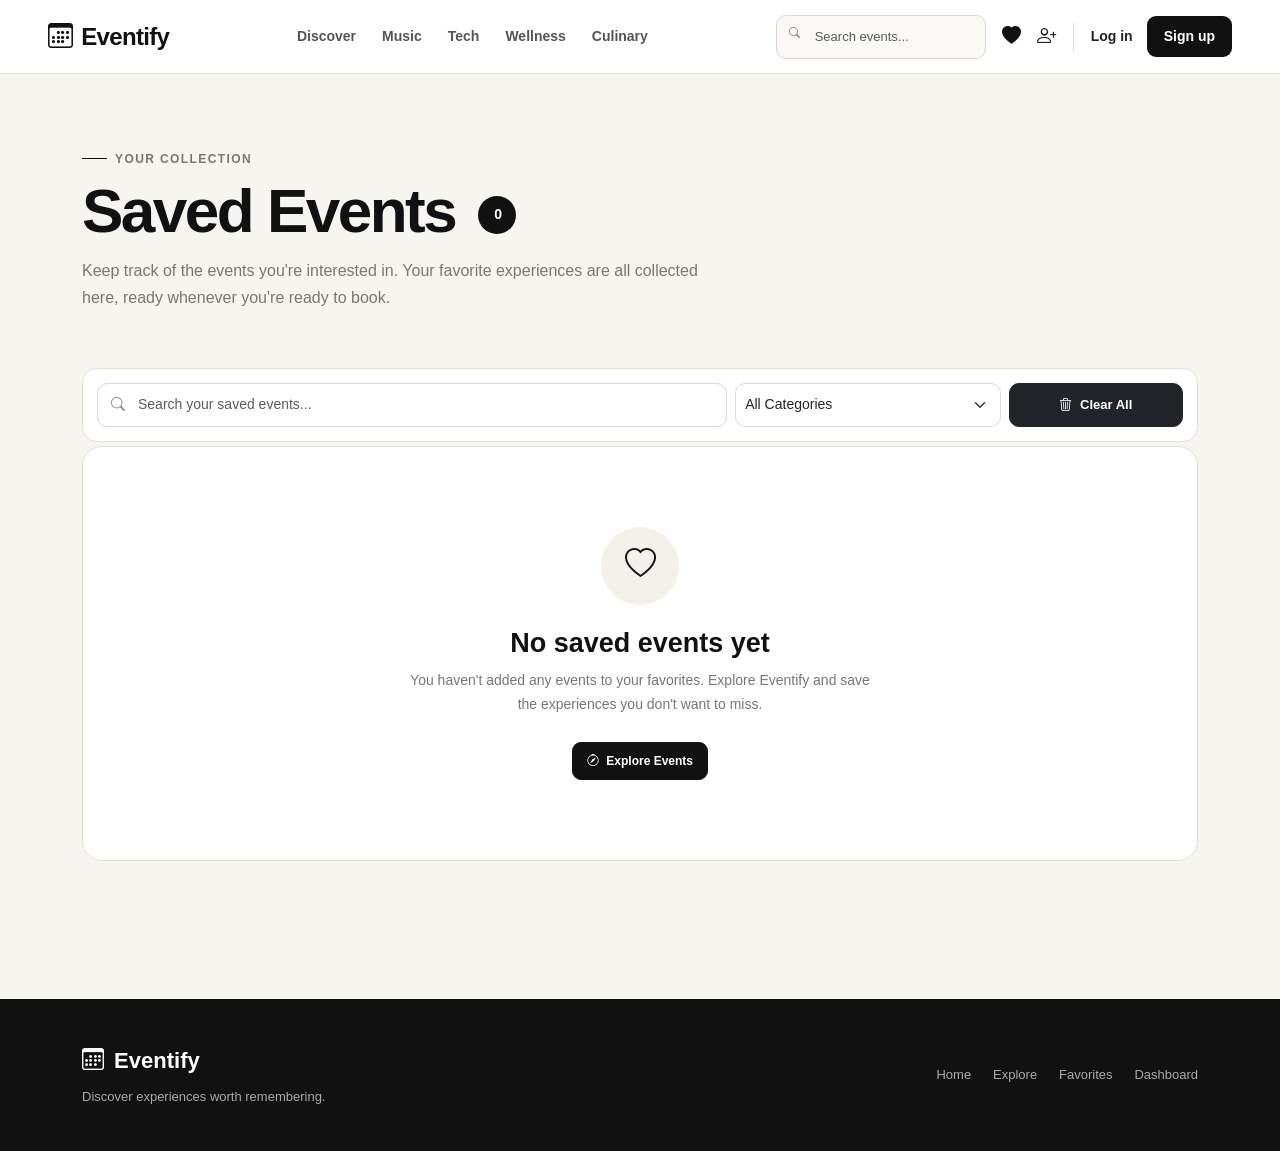
<file: favorites.html>
<!DOCTYPE html>
<html lang="en">
<head>
    <meta charset="UTF-8">
    <meta name="viewport" content="width=device-width, initial-scale=1.0">

    <title>Favorites | Eventify</title>

    <!-- Bootstrap -->
    <link
        href="https://cdn.jsdelivr.net/npm/bootstrap@5.3.3/dist/css/bootstrap.min.css"
        rel="stylesheet"
    >

    <!-- Bootstrap Icons -->
    <link
        rel="stylesheet"
        href="https://cdn.jsdelivr.net/npm/bootstrap-icons@1.11.3/font/bootstrap-icons.min.css"
    >

    <!-- Eventify CSS -->
    <link rel="stylesheet" href="assets/css/style.css">

    <style>
        /* =========================================================
           EVENTIFY FAVORITES PAGE
        ========================================================= */

        body {
            background: #f7f5ef;
            color: #111;
            font-family: Arial, Helvetica, sans-serif;
        }

        /* Header */
        .eventify-header {
            height: 74px;
            background: #fff;
            border-bottom: 1px solid #e8e5dd;
            display: flex;
            align-items: center;
            position: sticky;
            top: 0;
            z-index: 1000;
        }

        .eventify-logo {
            text-decoration: none;
            color: #111;
            font-size: 24px;
            font-weight: 800;
            letter-spacing: -0.7px;
            display: flex;
            align-items: center;
            gap: 9px;
        }

        .eventify-logo i {
            font-size: 25px;
        }

        .main-nav a {
            color: #555;
            text-decoration: none;
            font-size: 14px;
            font-weight: 600;
            margin: 0 13px;
            transition: 0.2s;
        }

        .main-nav a:hover,
        .main-nav a.active {
            color: #111;
        }

        .header-search {
            width: 210px;
        }

        .header-search .form-control {
            border: 1px solid #ddd9d0;
            border-radius: 10px;
            background: #faf9f6;
            font-size: 13px;
            padding: 9px 12px 9px 38px;
        }

        .header-search i {
            position: absolute;
            left: 13px;
            top: 10px;
            color: #777;
        }

        .header-icon.active-favorite {
            color: #111;
        }

        .header-icon {
            color: #222;
            text-decoration: none;
            font-size: 19px;
            margin-left: 16px;
            position: relative;
        }

        .header-divider {
            height: 28px;
            width: 1px;
            background: #ddd;
            margin: 0 17px;
        }

        .login-btn {
            text-decoration: none;
            color: #222;
            font-weight: 600;
            font-size: 14px;
            margin-right: 14px;
        }

        .signup-btn {
            text-decoration: none;
            color: #fff;
            background: #111;
            border-radius: 9px;
            padding: 10px 17px;
            font-size: 14px;
            font-weight: 700;
        }

        .signup-btn:hover {
            background: #2b2b2b;
            color: #fff;
        }

        /* Hero */
        .favorites-hero {
            padding: 70px 0 40px;
        }

        .eyebrow {
            display: inline-flex;
            align-items: center;
            gap: 8px;
            font-size: 12px;
            font-weight: 800;
            letter-spacing: 1.4px;
            text-transform: uppercase;
            color: #777;
            margin-bottom: 13px;
        }

        .eyebrow span {
            width: 25px;
            height: 1px;
            background: #111;
            display: inline-block;
        }

        .favorites-title {
            font-size: clamp(38px, 5vw, 62px);
            font-weight: 800;
            line-height: 0.98;
            letter-spacing: -2.5px;
            margin-bottom: 16px;
        }

        .favorites-subtitle {
            max-width: 620px;
            color: #777;
            font-size: 16px;
            line-height: 1.7;
        }

        .favorites-count {
            background: #111;
            color: white;
            min-width: 38px;
            height: 38px;
            display: inline-flex;
            align-items: center;
            justify-content: center;
            border-radius: 50%;
            font-size: 14px;
            margin-left: 8px;
            vertical-align: middle;
        }

        /* Toolbar */
        .favorites-toolbar {
            background: #fff;
            border: 1px solid #e5e1d8;
            border-radius: 15px;
            padding: 14px;
            margin-bottom: 28px;
        }

        .toolbar-search {
            position: relative;
        }

        .toolbar-search i {
            position: absolute;
            left: 14px;
            top: 12px;
            color: #888;
        }

        .toolbar-search input {
            padding-left: 40px;
        }

        .form-control,
        .form-select {
            border-color: #dedad2;
            border-radius: 10px;
            min-height: 44px;
            font-size: 14px;
            background-color: #fff;
        }

        .form-control:focus,
        .form-select:focus {
            border-color: #111;
            box-shadow: 0 0 0 0.15rem rgba(0, 0, 0, 0.08);
        }

        /* Event Cards */
        .event-card {
            background: #fff;
            border: 1px solid #e4e0d7;
            border-radius: 18px;
            overflow: hidden;
            height: 100%;
            transition: transform 0.25s ease, box-shadow 0.25s ease;
        }

        .event-card:hover {
            transform: translateY(-5px);
            box-shadow: 0 15px 40px rgba(0, 0, 0, 0.09);
        }

        .event-image-wrap {
            height: 220px;
            position: relative;
            overflow: hidden;
            background: #eee;
        }

        .event-image {
            width: 100%;
            height: 100%;
            object-fit: cover;
            transition: transform 0.4s ease;
        }

        .event-card:hover .event-image {
            transform: scale(1.04);
        }

        .category-badge {
            position: absolute;
            top: 14px;
            left: 14px;
            background: rgba(255,255,255,0.94);
            color: #111;
            padding: 7px 11px;
            border-radius: 8px;
            font-size: 11px;
            font-weight: 800;
            text-transform: uppercase;
            letter-spacing: .6px;
        }

        .remove-favorite {
            position: absolute;
            top: 13px;
            right: 13px;
            width: 39px;
            height: 39px;
            border: 0;
            border-radius: 50%;
            background: rgba(255,255,255,.95);
            color: #111;
            display: flex;
            align-items: center;
            justify-content: center;
            font-size: 18px;
            transition: .2s;
        }

        .remove-favorite:hover {
            background: #111;
            color: #fff;
        }

        .event-content {
            padding: 21px;
        }

        .event-date {
            color: #777;
            font-size: 12px;
            font-weight: 700;
            text-transform: uppercase;
            letter-spacing: .5px;
            margin-bottom: 9px;
        }

        .event-title {
            font-size: 21px;
            line-height: 1.15;
            font-weight: 800;
            margin-bottom: 10px;
        }

        .event-description {
            color: #777;
            font-size: 13px;
            line-height: 1.55;
            min-height: 42px;
            margin-bottom: 15px;
        }

        .event-location {
            display: flex;
            align-items: center;
            gap: 7px;
            color: #666;
            font-size: 13px;
            margin-bottom: 18px;
        }

        .event-location i {
            color: #111;
        }

        .event-footer {
            border-top: 1px solid #eeeae2;
            padding-top: 16px;
            display: flex;
            align-items: center;
            justify-content: space-between;
        }

        .event-price {
            font-size: 18px;
            font-weight: 800;
        }

        .event-price small {
            display: block;
            color: #999;
            font-size: 10px;
            font-weight: 500;
            margin-top: 2px;
        }

        .btn-black {
            background: #111;
            color: #fff;
            border: 1px solid #111;
            border-radius: 9px;
            padding: 9px 14px;
            font-size: 12px;
            font-weight: 700;
            text-decoration: none;
            display: inline-block;
            transition: .2s;
        }

        .btn-black:hover {
            background: #fff;
            color: #111;
        }

        .btn-outline-black {
            background: transparent;
            color: #111;
            border: 1px solid #111;
            border-radius: 9px;
            padding: 9px 14px;
            font-size: 12px;
            font-weight: 700;
            text-decoration: none;
            display: inline-block;
        }

        .btn-outline-black:hover {
            background: #111;
            color: #fff;
        }

        /* Empty State */
        .empty-state {
            background: #fff;
            border: 1px solid #e4e0d7;
            border-radius: 20px;
            padding: 80px 25px;
            text-align: center;
        }

        .empty-icon {
            width: 78px;
            height: 78px;
            margin: 0 auto 22px;
            border-radius: 50%;
            background: #f4f1ea;
            display: flex;
            align-items: center;
            justify-content: center;
            font-size: 31px;
        }

        .empty-state h2 {
            font-size: 27px;
            font-weight: 800;
            margin-bottom: 10px;
        }

        .empty-state p {
            color: #777;
            max-width: 480px;
            margin: 0 auto 25px;
            line-height: 1.7;
            font-size: 14px;
        }

        /* Footer */
        .eventify-footer {
            margin-top: 90px;
            background: #111;
            color: #fff;
            padding: 45px 0;
        }

        .footer-logo {
            color: #fff;
            font-size: 22px;
            font-weight: 800;
            text-decoration: none;
        }

        .footer-text {
            color: #aaa;
            font-size: 13px;
            margin-top: 10px;
        }

        .footer-links a {
            color: #aaa;
            text-decoration: none;
            font-size: 13px;
            margin-left: 18px;
        }

        .footer-links a:hover {
            color: #fff;
        }

        /* Toast */
        .eventify-toast {
            position: fixed;
            bottom: 25px;
            right: 25px;
            z-index: 2000;
            min-width: 280px;
            background: #111;
            color: #fff;
            border-radius: 12px;
            padding: 15px 18px;
            display: none;
            box-shadow: 0 15px 40px rgba(0,0,0,.2);
        }

        /* Mobile */
        @media (max-width: 991px) {

            .main-nav {
                display: none;
            }

            .header-search {
                width: 170px;
            }

            .header-divider,
            .login-btn {
                display: none;
            }

            .favorites-hero {
                padding-top: 45px;
            }
        }

        @media (max-width: 575px) {

            .eventify-header {
                height: 65px;
            }

            .header-search {
                display: none;
            }

            .favorites-title {
                letter-spacing: -1.5px;
            }

            .event-image-wrap {
                height: 210px;
            }

            .favorites-toolbar {
                padding: 10px;
            }

            .event-footer {
                align-items: flex-end;
            }

            .footer-links {
                margin-top: 20px;
            }

            .footer-links a {
                margin-left: 0;
                margin-right: 15px;
            }
        }
    </style>
</head>

<body>

<!-- =========================================================
     HEADER
========================================================= -->

<header class="eventify-header">
    <div class="container-fluid px-lg-5">
        <div class="d-flex align-items-center justify-content-between">

            <!-- Logo -->
            <a href="index.html" class="eventify-logo">
                <i class="bi bi-calendar3"></i>
                Eventify
            </a>

            <!-- Navigation -->
            <nav class="main-nav d-none d-lg-flex align-items-center">
                <a href="explore.html">Discover</a>
                <a href="explore.html?category=Music">Music</a>
                <a href="explore.html?category=Tech">Tech</a>
                <a href="explore.html?category=Wellness">Wellness</a>
                <a href="explore.html?category=Culinary">Culinary</a>
            </nav>

            <!-- Right side -->
            <div class="d-flex align-items-center">

                <div class="header-search position-relative d-none d-md-block">
                    <i class="bi bi-search"></i>
                    <input
                        type="text"
                        class="form-control"
                        id="headerSearch"
                        placeholder="Search events..."
                    >
                </div>

                <a href="favorites.html"
                   class="header-icon active-favorite"
                   title="Favorites"
                   aria-label="Favorites">
                    <i class="bi bi-heart-fill"></i>
                </a>

                <a href="signup.html"
                   class="header-icon"
                   title="Create account">
                    <i class="bi bi-person-plus"></i>
                </a>

                <div class="header-divider"></div>

                <a href="login.html" class="login-btn">
                    Log in
                </a>

                <a href="signup.html" class="signup-btn">
                    Sign up
                </a>

            </div>
        </div>
    </div>
</header>


<!-- =========================================================
     HERO
========================================================= -->

<section class="favorites-hero">
    <div class="container">

        <div class="eyebrow">
            <span></span>
            Your Collection
        </div>

        <h1 class="favorites-title">
            Saved Events
            <span class="favorites-count" id="favoritesCount">0</span>
        </h1>

        <p class="favorites-subtitle">
            Keep track of the events you're interested in.
            Your favorite experiences are all collected here,
            ready whenever you're ready to book.
        </p>

    </div>
</section>


<!-- =========================================================
     MAIN
========================================================= -->

<main class="pb-5">
    <div class="container">

        <!-- Toolbar -->
        <div class="favorites-toolbar">

            <div class="row g-2">

                <div class="col-lg-7">
                    <div class="toolbar-search">
                        <i class="bi bi-search"></i>

                        <input
                            type="text"
                            class="form-control"
                            id="favoriteSearch"
                            placeholder="Search your saved events..."
                        >
                    </div>
                </div>

                <div class="col-lg-3">
                    <select
                        class="form-select"
                        id="categoryFilter"
                    >
                        <option value="all">
                            All Categories
                        </option>
                        <option value="Music">
                            Music
                        </option>
                        <option value="Tech">
                            Tech
                        </option>
                        <option value="Technology">
                            Technology
                        </option>
                        <option value="Wellness">
                            Wellness
                        </option>
                        <option value="Culinary">
                            Culinary
                        </option>
                        <option value="Gaming">
                            Gaming
                        </option>
                        <option value="Arts">
                            Arts
                        </option>
                        <option value="Design">
                            Design
                        </option>
                    </select>
                </div>

                <div class="col-lg-2">
                    <button
                        class="btn btn-dark w-100"
                        id="clearAllBtn"
                        style="
                            min-height:44px;
                            border-radius:10px;
                            font-size:13px;
                            font-weight:700;
                        "
                    >
                        <i class="bi bi-trash3 me-1"></i>
                        Clear All
                    </button>
                </div>

            </div>

        </div>


        <!-- Events -->
        <div
            class="row g-4"
            id="favoritesGrid"
        ></div>


        <!-- Empty State -->
        <div
            class="empty-state d-none"
            id="emptyState"
        >

            <div class="empty-icon">
                <i class="bi bi-heart"></i>
            </div>

            <h2 id="emptyTitle">
                No saved events yet
            </h2>

            <p id="emptyText">
                You haven't added any events to your favorites.
                Explore Eventify and save the experiences you don't
                want to miss.
            </p>

            <a
                href="explore.html"
                class="btn-black"
            >
                <i class="bi bi-compass me-1"></i>
                Explore Events
            </a>

        </div>

    </div>
</main>


<!-- =========================================================
     FOOTER
========================================================= -->

<footer class="eventify-footer">
    <div class="container">

        <div class="row align-items-center">

            <div class="col-md-6">

                <a href="index.html" class="footer-logo">
                    <i class="bi bi-calendar3 me-1"></i>
                    Eventify
                </a>

                <div class="footer-text">
                    Discover experiences worth remembering.
                </div>

            </div>

            <div class="col-md-6 text-md-end footer-links">

                <a href="index.html">Home</a>
                <a href="explore.html">Explore</a>
                <a href="favorites.html">Favorites</a>
                <a href="dashboard.html">Dashboard</a>

            </div>

        </div>

    </div>
</footer>


<!-- Toast -->
<div class="eventify-toast" id="eventToast">
    <i class="bi bi-check-circle-fill me-2"></i>
    <span id="toastMessage">Event removed.</span>
</div>


<!-- Bootstrap JS -->
<script src="https://cdn.jsdelivr.net/npm/bootstrap@5.3.3/dist/js/bootstrap.bundle.min.js"></script>


<script>
/* =========================================================
   EVENTIFY FAVORITES
========================================================= */

/*
    Keep these events synchronized with event-details.html
*/

const events = [

    {
        id: "EVT-001",
        title: "Jazz Under The Stars",
        category: "Music",
        city: "Ahmedabad",
        venue: "Riverfront Amphitheatre",
        date: "Sep 18, 2026",
        price: 799,
        image: "assets/images/jazz.jpg",
        description:
            "An unforgettable open-air jazz evening featuring brilliant musicians."
    },

    {
        id: "EVT-002",
        title: "Future Tech Conference",
        category: "Tech",
        city: "Mumbai",
        venue: "Jio World Convention Centre",
        date: "Sep 24, 2026",
        price: 1499,
        image: "assets/images/tech.jpg",
        description:
            "Explore emerging technologies, AI, innovation and the future of digital experiences."
    },

    {
        id: "EVT-003",
        title: "Mind & Body Retreat",
        category: "Wellness",
        city: "Vadodara",
        venue: "Green Valley Resort",
        date: "Sep 27, 2026",
        price: 999,
        image: "assets/images/wellness.jpg",
        description:
            "A refreshing wellness experience focused on mindfulness, movement and relaxation."
    },

    {
        id: "EVT-004",
        title: "Taste of Gujarat",
        category: "Culinary",
        city: "Rajkot",
        venue: "Race Course Grounds",
        date: "Oct 3, 2026",
        price: 499,
        image: "assets/images/culinary.jpg",
        description:
            "Taste authentic Gujarati flavors, street food and culinary creations."
    },

    {
        id: "EVT-005",
        title: "Gaming & Esports Fest",
        category: "Gaming",
        city: "Surat",
        venue: "SIECC Exhibition Centre",
        date: "Oct 10, 2026",
        price: 699,
        image: "assets/images/gaming.jpg",
        description:
            "Level up your weekend with esports tournaments, gaming zones and competitions."
    },

    {
        id: "EVT-006",
        title: "Live Music Festival",
        category: "Music",
        city: "Ahmedabad",
        venue: "GMDC Ground",
        date: "Oct 17, 2026",
        price: 1199,
        image: "assets/images/concert.jpg",
        description:
            "A high-energy live music festival featuring incredible performances."
    },

    {
        id: "EVT-007",
        title: "Modern Art Exhibition",
        category: "Arts",
        city: "Ahmedabad",
        venue: "Amdavad Ni Gufa",
        date: "Oct 20, 2026",
        price: 399,
        image: "assets/images/arts.jpg",
        description:
            "Discover bold contemporary works from emerging and established artists."
    },

    {
        id: "EVT-008",
        title: "Creative Design Workshop",
        category: "Design",
        city: "Pune",
        venue: "Creative Hub Pune",
        date: "Oct 23, 2026",
        price: 599,
        image: "assets/images/design.jpg",
        description:
            "Build practical design skills through an immersive creative workshop."
    },

    {
        id: "EVT-009",
        title: "AI & Machine Learning Workshop",
        category: "Technology",
        city: "Bengaluru",
        venue: "Innovation Campus",
        date: "Oct 25, 2026",
        price: 1299,
        image: "assets/images/ai.jpg",
        description:
            "Learn practical AI and machine learning concepts from industry experts."
    },

    {
        id: "EVT-010",
        title: "Sunset Acoustic Night",
        category: "Music",
        city: "Goa",
        venue: "Sunset Beach Arena",
        date: "Oct 28, 2026",
        price: 899,
        image: "assets/images/acoustic.jpg",
        description:
            "Relax by the beach with soulful acoustic performances at sunset."
    },

    {
        id: "EVT-011",
        title: "Healthy Living Workshop",
        category: "Wellness",
        city: "Jaipur",
        venue: "Wellness Centre Jaipur",
        date: "Oct 30, 2026",
        price: 499,
        image: "assets/images/health.jpg",
        description:
            "Learn practical habits for a healthier, more balanced lifestyle."
    },

    {
        id: "EVT-012",
        title: "Street Food Festival",
        category: "Culinary",
        city: "Delhi",
        venue: "Major Dhyan Chand National Stadium",
        date: "Nov 1, 2026",
        price: 349,
        image: "assets/images/food.jpg",
        description:
            "A delicious celebration of street food, local flavors and food culture."
    }

];


/* =========================================================
   LOCAL STORAGE
========================================================= */

function getFavorites() {

    try {

        const saved =
            JSON.parse(
                localStorage.getItem("eventifyFavorites")
            );

        return Array.isArray(saved) ? saved : [];

    } catch (error) {

        return [];

    }
}


function saveFavorites(favorites) {

    localStorage.setItem(
        "eventifyFavorites",
        JSON.stringify(favorites)
    );

}


/* =========================================================
   GET FAVORITE EVENTS
========================================================= */

function getFavoriteEvents() {

    const favoriteIds = getFavorites();

    return events.filter(event =>
        favoriteIds.includes(event.id)
    );

}


/* =========================================================
   UPDATE COUNT
========================================================= */

function updateFavoritesCount() {

    const count =
        getFavoriteEvents().length;

    document.getElementById(
        "favoritesCount"
    ).textContent = count;

}


/* =========================================================
   FORMAT PRICE
========================================================= */

function formatPrice(price) {

    return "₹" + price.toLocaleString("en-IN");

}


/* =========================================================
   RENDER FAVORITES
========================================================= */

function renderFavorites() {

    const grid =
        document.getElementById("favoritesGrid");

    const emptyState =
        document.getElementById("emptyState");

    const emptyTitle =
        document.getElementById("emptyTitle");

    const emptyText =
        document.getElementById("emptyText");

    const search =
        document.getElementById("favoriteSearch")
            .value
            .trim()
            .toLowerCase();

    const category =
        document.getElementById("categoryFilter")
            .value;


    let favoriteEvents =
        getFavoriteEvents();


    /* Search */
    if (search !== "") {

        favoriteEvents =
            favoriteEvents.filter(event =>

                event.title
                    .toLowerCase()
                    .includes(search)

                ||

                event.city
                    .toLowerCase()
                    .includes(search)

                ||

                event.category
                    .toLowerCase()
                    .includes(search)

                ||

                event.venue
                    .toLowerCase()
                    .includes(search)

            );

    }


    /* Category */
    if (category !== "all") {

        favoriteEvents =
            favoriteEvents.filter(event =>
                event.category === category
            );

    }


    grid.innerHTML = "";


    /* No results */
    if (favoriteEvents.length === 0) {

        emptyState.classList.remove("d-none");

        if (getFavoriteEvents().length === 0) {

            emptyTitle.textContent =
                "No saved events yet";

            emptyText.textContent =
                "You haven't added any events to your favorites. Explore Eventify and save the experiences you don't want to miss.";

        } else {

            emptyTitle.textContent =
                "No matching events";

            emptyText.textContent =
                "Try another search term or choose a different category.";

        }

        updateFavoritesCount();

        return;

    }


    emptyState.classList.add("d-none");


    /* Render Cards */
    favoriteEvents.forEach(event => {

        const card =
            document.createElement("div");

        card.className =
            "col-md-6 col-lg-4";


        card.innerHTML = `

            <div class="event-card">

                <div class="event-image-wrap">

                    <img
                        src="${event.image}"
                        alt="${event.title}"
                        class="event-image"
                        onerror="this.src='assets/images/hero.jpg'"
                    >

                    <span class="category-badge">
                        ${event.category}
                    </span>

                    <button
                        class="remove-favorite"
                        title="Remove from favorites"
                        onclick="removeFavorite('${event.id}')"
                    >
                        <i class="bi bi-heart-fill"></i>
                    </button>

                </div>


                <div class="event-content">

                    <div class="event-date">
                        <i class="bi bi-calendar3 me-1"></i>
                        ${event.date}
                    </div>

                    <h3 class="event-title">
                        ${event.title}
                    </h3>

                    <p class="event-description">
                        ${event.description}
                    </p>

                    <div class="event-location">

                        <i class="bi bi-geo-alt"></i>

                        <span>
                            ${event.venue}, ${event.city}
                        </span>

                    </div>


                    <div class="event-footer">

                        <div class="event-price">

                            ${formatPrice(event.price)}

                            <small>
                                per person
                            </small>

                        </div>


                        <div class="d-flex gap-2">

                            <a
                                href="event-details.html?id=${event.id}"
                                class="btn-outline-black"
                            >
                                Details
                            </a>

                            <a
                                href="event-details.html?id=${event.id}&checkout=true"
                                class="btn-black"
                            >
                                Book
                            </a>

                        </div>

                    </div>

                </div>

            </div>

        `;


        grid.appendChild(card);

    });


    updateFavoritesCount();

}


/* =========================================================
   REMOVE FAVORITE
========================================================= */

function removeFavorite(eventId) {

    let favorites =
        getFavorites();

    favorites =
        favorites.filter(id =>
            id !== eventId
        );

    saveFavorites(favorites);

    const event =
        events.find(item =>
            item.id === eventId
        );

    showToast(
        `"${event ? event.title : "Event"}" removed from favorites.`
    );

    renderFavorites();

}


/* =========================================================
   CLEAR ALL
========================================================= */

document
    .getElementById("clearAllBtn")
    .addEventListener("click", function () {

        const favorites =
            getFavorites();

        if (favorites.length === 0) {

            showToast(
                "Your favorites are already empty."
            );

            return;

        }


        const confirmDelete =
            confirm(
                "Are you sure you want to remove all favorite events?"
            );


        if (!confirmDelete) {
            return;
        }


        localStorage.removeItem(
            "eventifyFavorites"
        );


        showToast(
            "All favorite events have been removed."
        );


        renderFavorites();

    });


/* =========================================================
   SEARCH
========================================================= */

document
    .getElementById("favoriteSearch")
    .addEventListener(
        "input",
        renderFavorites
    );


/* =========================================================
   CATEGORY FILTER
========================================================= */

document
    .getElementById("categoryFilter")
    .addEventListener(
        "change",
        renderFavorites
    );


/* =========================================================
   HEADER SEARCH
========================================================= */

document
    .getElementById("headerSearch")
    ?.addEventListener(
        "keydown",
        function(event) {

            if (event.key === "Enter") {

                const value =
                    this.value.trim();

                if (value !== "") {

                    window.location.href =
                        "explore.html?search=" +
                        encodeURIComponent(value);

                }

            }

        }
    );


/* =========================================================
   TOAST
========================================================= */

let toastTimer;


function showToast(message) {

    const toast =
        document.getElementById("eventToast");

    const toastMessage =
        document.getElementById("toastMessage");


    toastMessage.textContent =
        message;

    toast.style.display =
        "block";


    clearTimeout(toastTimer);


    toastTimer =
        setTimeout(function() {

            toast.style.display =
                "none";

        }, 2800);

}


/* =========================================================
   INITIAL LOAD
========================================================= */

renderFavorites();
updateFavoritesCount();

</script>

</body>
</html>
</file>
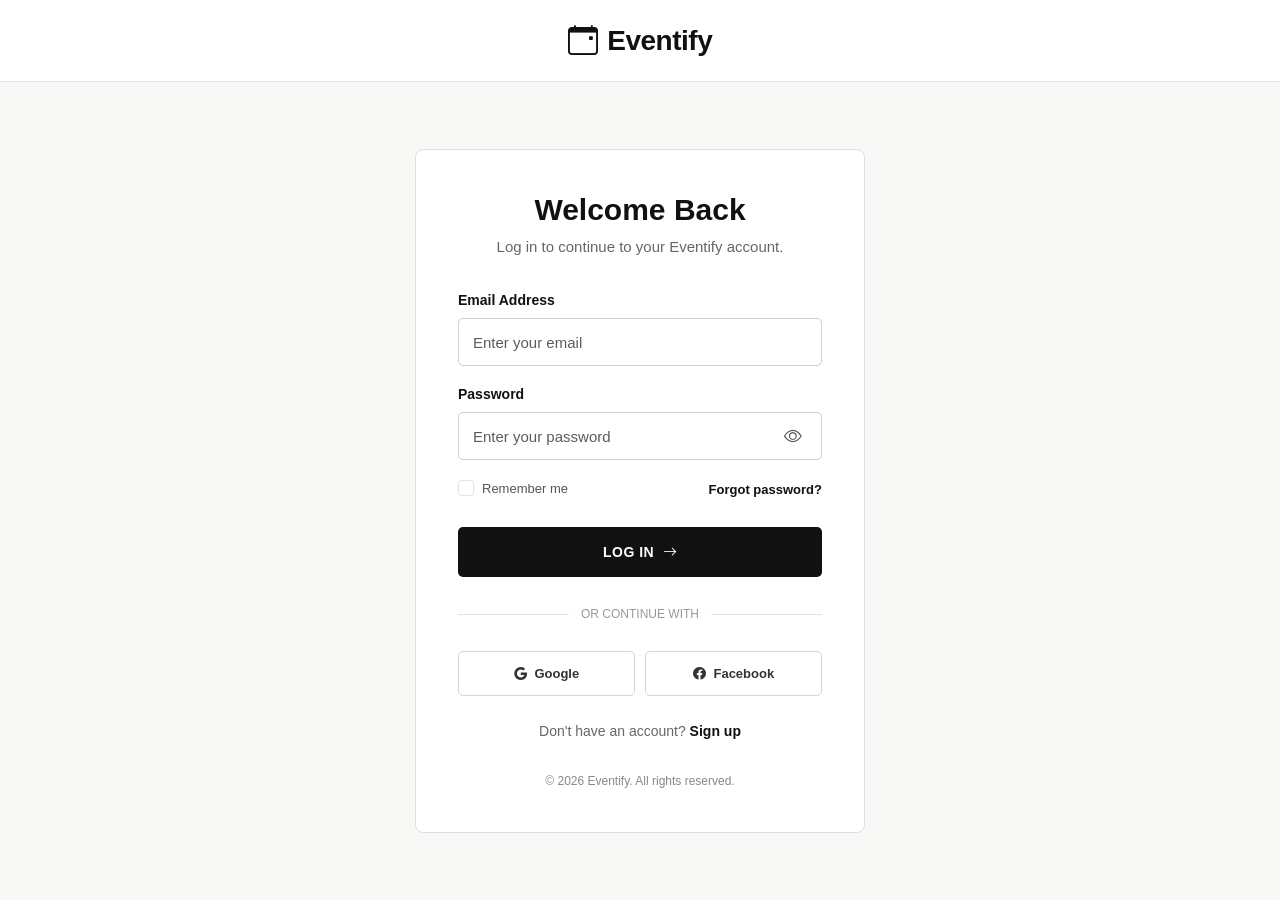
<file: login.html>
<!DOCTYPE html>
<html lang="en">
<head>
    <meta charset="UTF-8">
    <meta name="viewport" content="width=device-width, initial-scale=1.0">

    <title>Eventify — Log In</title>

    <!-- Bootstrap -->
    <link
        href="https://cdn.jsdelivr.net/npm/bootstrap@5.3.3/dist/css/bootstrap.min.css"
        rel="stylesheet"
    >

    <!-- Bootstrap Icons -->
    <link
        rel="stylesheet"
        href="https://cdn.jsdelivr.net/npm/bootstrap-icons@1.11.3/font/bootstrap-icons.min.css"
    >

    <style>

        * {
            box-sizing: border-box;
        }

        body {
            margin: 0;

            font-family: Arial, Helvetica, sans-serif;

            background: #f8f8f6;

            color: #111;
        }


        /* ================= HEADER ================= */

        .auth-header {

            height: 82px;

            background: #fff;

            border-bottom: 1px solid #e5e5e5;

            display: flex;

            align-items: center;

            justify-content: center;
        }


        .auth-logo {

            display: flex;

            align-items: center;

            gap: 10px;

            text-decoration: none;

            color: #111;

            font-size: 28px;

            font-weight: 700;

            letter-spacing: -0.5px;
        }


        .auth-logo i {

            font-size: 30px;
        }


        .auth-logo:hover {

            color: #111;
        }


        /* ================= PAGE ================= */

        .auth-page {

            min-height: calc(100vh - 82px);

            display: flex;

            align-items: center;

            justify-content: center;

            padding: 50px 20px;
        }


        .auth-box {

            width: 100%;

            max-width: 450px;

            background: #fff;

            border: 1px solid #dedede;

            border-radius: 8px;

            padding: 42px;
        }


        .auth-title {

            text-align: center;

            font-size: 30px;

            font-weight: 700;

            margin-bottom: 8px;
        }


        .auth-subtitle {

            text-align: center;

            color: #666;

            font-size: 15px;

            margin-bottom: 30px;
        }


        /* ================= ALERT ================= */

        .custom-alert {

            display: none;

            padding: 12px 14px;

            margin-bottom: 20px;

            border-radius: 5px;

            font-size: 14px;
        }


        .custom-alert.show {

            display: block;
        }


        /* ================= FORM ================= */

        .form-label {

            font-size: 14px;

            font-weight: 600;

            margin-bottom: 7px;
        }


        .form-control {

            height: 48px;

            border: 1px solid #cfcfcf;

            border-radius: 5px;

            padding: 0 14px;

            font-size: 15px;
        }


        .form-control:focus {

            border-color: #111;

            box-shadow:
                0 0 0 2px rgba(0,0,0,0.08);
        }


        .password-box {

            position: relative;
        }


        .password-box .form-control {

            padding-right: 48px;
        }


        .password-toggle {

            position: absolute;

            right: 14px;

            top: 50%;

            transform: translateY(-50%);

            border: none;

            background: transparent;

            color: #555;

            font-size: 18px;

            cursor: pointer;
        }


        .password-toggle:hover {

            color: #111;
        }


        .invalid-feedback {

            font-size: 13px;
        }


        /* ================= OPTIONS ================= */

        .login-options {

            display: flex;

            justify-content: space-between;

            align-items: center;

            margin-top: 15px;
        }


        .remember-label {

            font-size: 13px;

            color: #555;

            cursor: pointer;
        }


        .form-check-input {

            cursor: pointer;
        }


        .forgot-link {

            color: #111;

            font-size: 13px;

            font-weight: 600;

            text-decoration: none;

            border: none;

            background: transparent;

            padding: 0;
        }


        .forgot-link:hover {

            text-decoration: underline;
        }


        /* ================= BUTTON ================= */

        .auth-btn {

            width: 100%;

            height: 50px;

            margin-top: 25px;

            border: none;

            border-radius: 5px;

            background: #111;

            color: #fff;

            font-size: 14px;

            font-weight: 700;

            letter-spacing: 0.5px;

            transition: 0.2s;
        }


        .auth-btn:hover {

            background: #333;
        }


        .auth-btn:disabled {

            opacity: 0.7;

            cursor: not-allowed;
        }


        /* ================= DIVIDER ================= */

        .divider {

            display: flex;

            align-items: center;

            gap: 12px;

            margin: 28px 0;

            color: #999;

            font-size: 12px;
        }


        .divider::before,
        .divider::after {

            content: "";

            flex: 1;

            height: 1px;

            background: #e2e2e2;
        }


        /* ================= SOCIAL ================= */

        .social-buttons {

            display: flex;

            gap: 10px;
        }


        .social-btn {

            flex: 1;

            height: 45px;

            border: 1px solid #d5d5d5;

            background: #fff;

            border-radius: 5px;

            color: #333;

            font-size: 13px;

            font-weight: 600;

            cursor: pointer;

            transition: 0.2s;
        }


        .social-btn:hover {

            background: #f5f5f5;

            border-color: #aaa;
        }


        /* ================= BOTTOM ================= */

        .auth-bottom {

            text-align: center;

            margin-top: 25px;

            font-size: 14px;

            color: #666;
        }


        .auth-bottom a {

            color: #111;

            font-weight: 700;

            text-decoration: none;
        }


        .auth-bottom a:hover {

            text-decoration: underline;
        }


        /* ================= FOOTER ================= */

        .auth-footer {

            text-align: center;

            margin-top: 30px;

            color: #888;

            font-size: 12px;
        }


        /* ================= MOBILE ================= */

        @media (max-width: 576px) {

            .auth-header {

                height: 72px;
            }


            .auth-logo {

                font-size: 25px;
            }


            .auth-logo i {

                font-size: 27px;
            }


            .auth-page {

                padding: 25px 15px;
            }


            .auth-box {

                padding: 28px 22px;
            }


            .auth-title {

                font-size: 26px;
            }


            .social-buttons {

                flex-direction: column;
            }

        }

    </style>
</head>

<body>


<!-- ================= LOGO ONLY ================= -->

<header class="auth-header">

    <a href="index.html" class="auth-logo">

        <i class="bi bi-calendar-event"></i>

        <span>Eventify</span>

    </a>

</header>


<!-- ================= LOGIN ================= -->

<main class="auth-page">

    <div class="auth-box">


        <h1 class="auth-title">
            Welcome Back
        </h1>


        <p class="auth-subtitle">
            Log in to continue to your Eventify account.
        </p>


        <!-- Alert -->

        <div
            id="loginAlert"
            class="custom-alert alert alert-danger"
        >

            <i class="bi bi-exclamation-circle me-1"></i>

            <span id="loginAlertText"></span>

        </div>


        <form id="loginForm" novalidate>


            <!-- EMAIL -->

            <div class="mb-3">

                <label
                    for="email"
                    class="form-label"
                >
                    Email Address
                </label>


                <input
                    type="email"
                    class="form-control"
                    id="email"
                    placeholder="Enter your email"
                    autocomplete="email"
                    required
                >


                <div class="invalid-feedback">
                    Please enter a valid email address.
                </div>

            </div>


            <!-- PASSWORD -->

            <div class="mb-3">

                <label
                    for="password"
                    class="form-label"
                >
                    Password
                </label>


                <div class="password-box">

                    <input
                        type="password"
                        class="form-control"
                        id="password"
                        placeholder="Enter your password"
                        autocomplete="current-password"
                        required
                    >


                    <button
                        type="button"
                        class="password-toggle"
                        id="togglePassword"
                        aria-label="Show password"
                    >

                        <i class="bi bi-eye"></i>

                    </button>

                </div>


                <div class="invalid-feedback">
                    Please enter your password.
                </div>

            </div>


            <!-- OPTIONS -->

            <div class="login-options">

                <div class="form-check">

                    <input
                        class="form-check-input"
                        type="checkbox"
                        id="rememberMe"
                    >

                    <label
                        class="form-check-label remember-label"
                        for="rememberMe"
                    >
                        Remember me
                    </label>

                </div>


                <button
                    type="button"
                    class="forgot-link"
                    id="forgotPassword"
                >
                    Forgot password?
                </button>

            </div>


            <!-- LOGIN BUTTON -->

            <button
                type="submit"
                class="auth-btn"
                id="loginBtn"
            >

                LOG IN

                <i class="bi bi-arrow-right ms-1"></i>

            </button>

        </form>


        <!-- DIVIDER -->

        <div class="divider">
            OR CONTINUE WITH
        </div>


        <!-- SOCIAL -->

        <div class="social-buttons">

            <button
                type="button"
                class="social-btn"
                id="googleLogin"
            >

                <i class="bi bi-google me-1"></i>

                Google

            </button>


            <button
                type="button"
                class="social-btn"
                id="facebookLogin"
            >

                <i class="bi bi-facebook me-1"></i>

                Facebook

            </button>

        </div>


        <!-- SIGNUP -->

        <div class="auth-bottom">

            Don't have an account?

            <a href="signup.html">
                Sign up
            </a>

        </div>


        <div class="auth-footer">

            © 2026 Eventify. All rights reserved.

        </div>


    </div>

</main>


<script>


    /* ================= ELEMENTS ================= */

    const loginForm =
        document.getElementById("loginForm");

    const email =
        document.getElementById("email");

    const password =
        document.getElementById("password");

    const rememberMe =
        document.getElementById("rememberMe");

    const loginBtn =
        document.getElementById("loginBtn");

    const loginAlert =
        document.getElementById("loginAlert");

    const loginAlertText =
        document.getElementById("loginAlertText");


    /* ================= ALERT ================= */

    function showAlert(message, type = "danger") {

        loginAlert.className =
            "custom-alert alert alert-" +
            type +
            " show";

        loginAlertText.textContent =
            message;

    }


    function hideAlert() {

        loginAlert.classList.remove("show");

    }


    /* ================= PASSWORD TOGGLE ================= */

    document
        .getElementById("togglePassword")
        .addEventListener("click", function () {

            if (password.type === "password") {

                password.type = "text";

                this.innerHTML =
                    '<i class="bi bi-eye-slash"></i>';

            } else {

                password.type = "password";

                this.innerHTML =
                    '<i class="bi bi-eye"></i>';

            }

        });


    /* ================= EMAIL ================= */

    email.addEventListener("input", function () {

        this.value =
            this.value
                .replace(/\s/g, "")
                .toLowerCase();

    });


    /* ================= LOGIN ================= */

    loginForm.addEventListener(
        "submit",
        function (event) {

            event.preventDefault();

            hideAlert();


            email.value =
                email.value.trim().toLowerCase();


            /* Bootstrap validation */

            if (!loginForm.checkValidity()) {

                event.stopPropagation();

                loginForm.classList.add(
                    "was-validated"
                );

                showAlert(
                    "Please enter your email and password."
                );

                return;

            }


            /* ================= GET USER ================= */

            const storedUser =
                localStorage.getItem(
                    "eventifyUser"
                );


            if (!storedUser) {

                showAlert(
                    "No account found. Please sign up first."
                );

                return;

            }


            let user;


            try {

                user =
                    JSON.parse(storedUser);

            } catch (error) {

                showAlert(
                    "Account data is invalid. Please sign up again."
                );

                return;

            }


            /* ================= CHECK CREDENTIALS ================= */

            if (
                !user.email ||
                !user.password
            ) {

                showAlert(
                    "Account information is incomplete. Please sign up again."
                );

                return;

            }


            if (
                email.value !==
                user.email.toLowerCase()
            ) {

                email.classList.add(
                    "is-invalid"
                );

                showAlert(
                    "Incorrect email address."
                );

                email.focus();

                return;

            }


            email.classList.remove(
                "is-invalid"
            );


            if (
                password.value !==
                user.password
            ) {

                password.classList.add(
                    "is-invalid"
                );

                showAlert(
                    "Incorrect password."
                );

                password.focus();

                return;

            }


            password.classList.remove(
                "is-invalid"
            );


            /* ================= SUCCESS ================= */

            localStorage.setItem(
                "eventifyLoggedIn",
                "true"
            );


            localStorage.setItem(
                "eventifyCurrentUser",
                user.email
            );


            /* Remember Me */

            if (rememberMe.checked) {

                localStorage.setItem(
                    "eventifyRememberMe",
                    "true"
                );

            } else {

                localStorage.removeItem(
                    "eventifyRememberMe"
                );

            }


            /* Button */

            loginBtn.disabled = true;

            loginBtn.innerHTML =
                'LOGGED IN <i class="bi bi-check-circle ms-1"></i>';


            showAlert(
                "Login successful! Redirecting...",
                "success"
            );


            /* Dashboard */

            setTimeout(function () {

                window.location.href =
                    "dashboard.html";

            }, 700);

        }
    );


    /* ================= FORGOT PASSWORD ================= */

    document
        .getElementById("forgotPassword")
        .addEventListener("click", function () {

            const storedUser =
                localStorage.getItem(
                    "eventifyUser"
                );


            if (!storedUser) {

                showAlert(
                    "No account found. Please sign up first."
                );

                return;

            }


            let user;

            try {

                user =
                    JSON.parse(storedUser);

            } catch {

                showAlert(
                    "Unable to recover account information."
                );

                return;

            }


            const enteredEmail =
                prompt(
                    "Enter your registered email address:"
                );


            if (!enteredEmail) {

                return;

            }


            if (
                enteredEmail.trim().toLowerCase() !==
                user.email.toLowerCase()
            ) {

                showAlert(
                    "This email is not registered with Eventify."
                );

                return;

            }


            alert(
                "Password reset demo:\n\n" +
                "Your registered password is: " +
                user.password
            );

        });


    /* ================= SOCIAL ================= */

    document
        .getElementById("googleLogin")
        .addEventListener("click", function () {

            showAlert(
                "Google login will be available when backend authentication is connected.",
                "warning"
            );

        });


    document
        .getElementById("facebookLogin")
        .addEventListener("click", function () {

            showAlert(
                "Facebook login will be available when backend authentication is connected.",
                "warning"
            );

        });


</script>


<script
    src="https://cdn.jsdelivr.net/npm/bootstrap@5.3.3/dist/js/bootstrap.bundle.min.js">
</script>

</body>
</html>
</file>
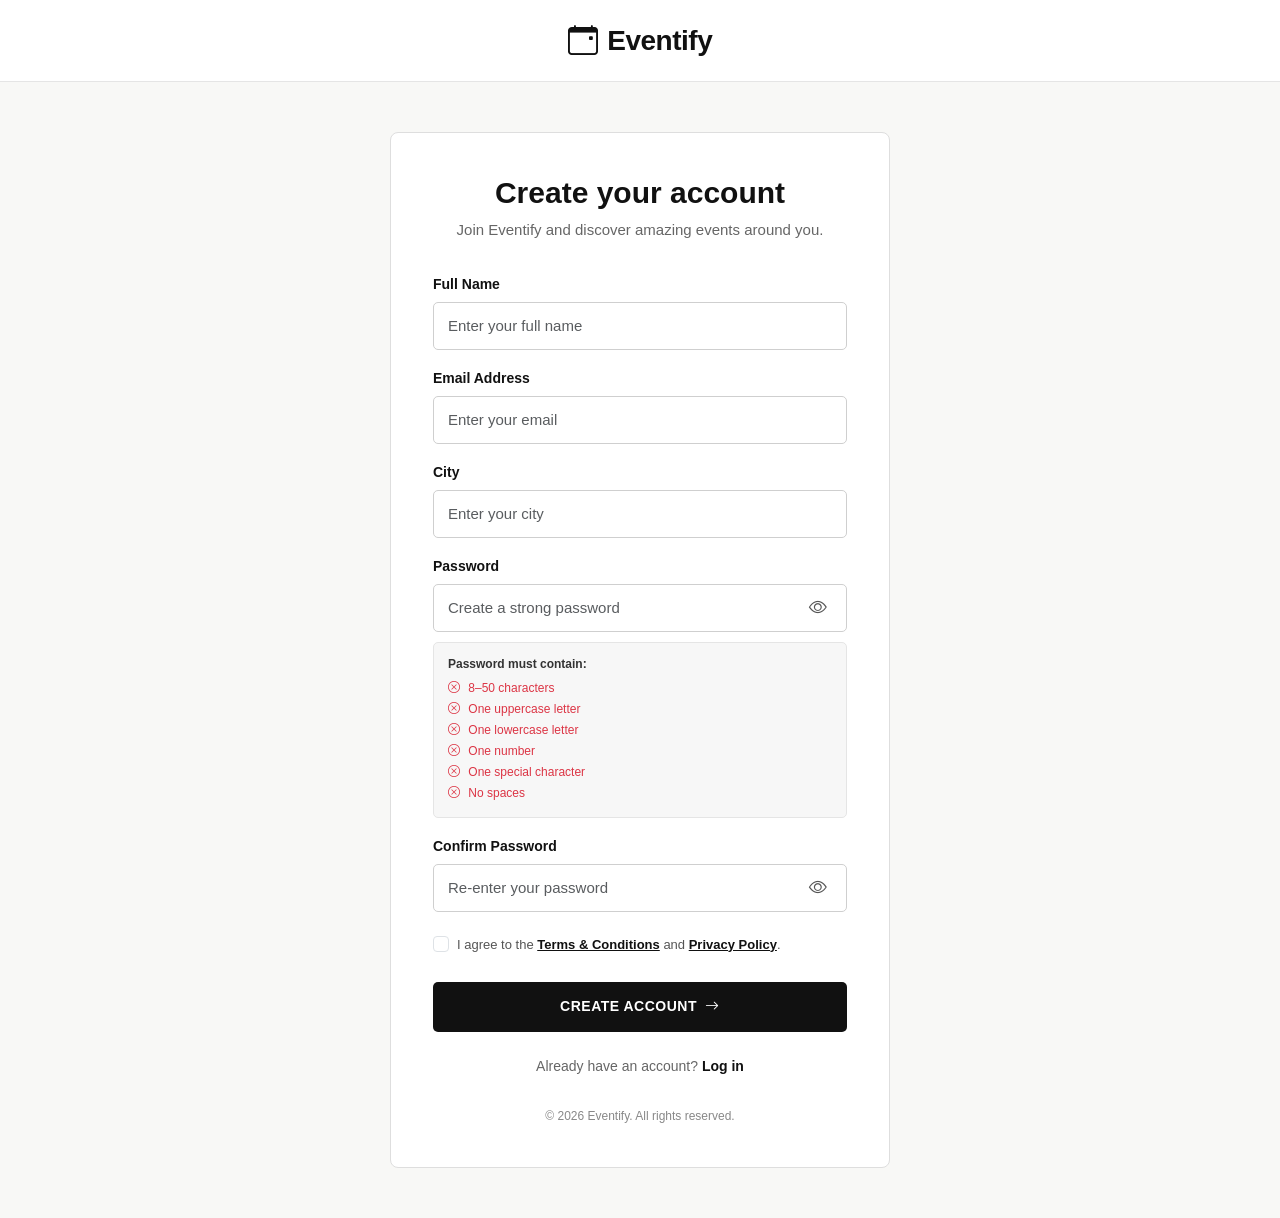
<file: signup.html>
<!DOCTYPE html>
<html lang="en">
<head>
    <meta charset="UTF-8">
    <meta name="viewport" content="width=device-width, initial-scale=1.0">

    <title>Eventify — Sign Up</title>

    <!-- Bootstrap -->
    <link
        href="https://cdn.jsdelivr.net/npm/bootstrap@5.3.3/dist/css/bootstrap.min.css"
        rel="stylesheet"
    >

    <!-- Bootstrap Icons -->
    <link
        rel="stylesheet"
        href="https://cdn.jsdelivr.net/npm/bootstrap-icons@1.11.3/font/bootstrap-icons.min.css"
    >

    <style>
        * {
            box-sizing: border-box;
        }

        body {
            margin: 0;
            font-family: Arial, Helvetica, sans-serif;
            background: #f8f8f6;
            color: #111;
        }

        /* ================= HEADER ================= */

        .auth-header {
            height: 82px;
            background: #fff;
            border-bottom: 1px solid #e5e5e5;

            display: flex;
            align-items: center;
            justify-content: center;
        }

        .auth-logo {
            display: flex;
            align-items: center;
            gap: 10px;

            text-decoration: none;
            color: #111;

            font-size: 28px;
            font-weight: 700;
            letter-spacing: -0.5px;
        }

        .auth-logo i {
            font-size: 30px;
        }

        .auth-logo:hover {
            color: #111;
        }

        /* ================= PAGE ================= */

        .auth-page {
            min-height: calc(100vh - 82px);

            display: flex;
            align-items: center;
            justify-content: center;

            padding: 50px 20px;
        }

        .auth-box {
            width: 100%;
            max-width: 500px;

            background: #fff;

            border: 1px solid #dedede;
            border-radius: 8px;

            padding: 42px;
        }

        .auth-title {
            text-align: center;
            font-size: 30px;
            font-weight: 700;
            margin-bottom: 8px;
        }

        .auth-subtitle {
            text-align: center;
            color: #666;
            font-size: 15px;
            margin-bottom: 30px;
        }

        /* ================= FORM ================= */

        .form-label {
            font-size: 14px;
            font-weight: 600;
            margin-bottom: 7px;
        }

        .form-control {
            height: 48px;

            border: 1px solid #cfcfcf;
            border-radius: 5px;

            padding: 0 14px;

            font-size: 15px;
        }

        .form-control:focus {
            border-color: #111;
            box-shadow: 0 0 0 2px rgba(0, 0, 0, 0.08);
        }

        .form-control.is-valid,
        .was-validated .form-control:valid {
            border-color: #198754;
        }

        .form-control.is-invalid,
        .was-validated .form-control:invalid {
            border-color: #dc3545;
        }

        .password-box {
            position: relative;
        }

        .password-box .form-control {
            padding-right: 48px;
        }

        .password-toggle {
            position: absolute;

            right: 14px;
            top: 50%;

            transform: translateY(-50%);

            border: none;
            background: transparent;

            color: #555;

            font-size: 18px;

            cursor: pointer;
        }

        .password-toggle:hover {
            color: #111;
        }

        .invalid-feedback {
            font-size: 13px;
            margin-top: 5px;
        }

        .valid-feedback {
            font-size: 13px;
            margin-top: 5px;
        }

        /* ================= PASSWORD RULES ================= */

        .password-rules {
            background: #f7f7f7;

            border: 1px solid #e5e5e5;
            border-radius: 5px;

            padding: 12px 14px;

            margin-top: 10px;

            font-size: 12px;
            color: #666;
        }

        .password-rules-title {
            font-weight: 600;
            color: #333;
            margin-bottom: 6px;
        }

        .password-rule {
            margin: 3px 0;
        }

        .password-rule i {
            margin-right: 5px;
        }

        .rule-valid {
            color: #198754;
        }

        .rule-invalid {
            color: #dc3545;
        }

        /* ================= TERMS ================= */

        .terms-box {
            margin-top: 20px;
        }

        .form-check-input {
            cursor: pointer;
        }

        .form-check-label {
            font-size: 13px;
            color: #555;
            cursor: pointer;
        }

        .form-check-label a {
            color: #111;
            font-weight: 600;
        }

        /* ================= BUTTON ================= */

        .auth-btn {
            width: 100%;

            height: 50px;

            margin-top: 24px;

            border: none;
            border-radius: 5px;

            background: #111;
            color: #fff;

            font-size: 14px;
            font-weight: 700;

            letter-spacing: 0.5px;

            transition: 0.2s;
        }

        .auth-btn:hover {
            background: #333;
        }

        .auth-btn:disabled {
            opacity: 0.7;
            cursor: not-allowed;
        }

        /* ================= BOTTOM ================= */

        .auth-bottom {
            text-align: center;

            margin-top: 24px;

            font-size: 14px;
            color: #666;
        }

        .auth-bottom a {
            color: #111;
            font-weight: 700;
            text-decoration: none;
        }

        .auth-bottom a:hover {
            text-decoration: underline;
        }

        /* ================= ALERT ================= */

        .custom-alert {
            display: none;

            padding: 12px 14px;

            margin-bottom: 20px;

            border-radius: 5px;

            font-size: 14px;
        }

        .custom-alert.show {
            display: block;
        }

        /* ================= FOOTER ================= */

        .auth-footer {
            text-align: center;

            margin-top: 30px;

            color: #888;
            font-size: 12px;
        }

        /* ================= MOBILE ================= */

        @media (max-width: 576px) {

            .auth-header {
                height: 72px;
            }

            .auth-logo {
                font-size: 25px;
            }

            .auth-logo i {
                font-size: 27px;
            }

            .auth-page {
                padding: 25px 15px;
            }

            .auth-box {
                padding: 28px 22px;
            }

            .auth-title {
                font-size: 26px;
            }
        }
    </style>
</head>

<body>

<!-- ================= LOGO ONLY HEADER ================= -->

<header class="auth-header">
    <a href="index.html" class="auth-logo">
        <i class="bi bi-calendar-event"></i>
        <span>Eventify</span>
    </a>
</header>


<!-- ================= SIGNUP ================= -->

<main class="auth-page">

    <div class="auth-box">

        <h1 class="auth-title">
            Create your account
        </h1>

        <p class="auth-subtitle">
            Join Eventify and discover amazing events around you.
        </p>


        <!-- Alert -->

        <div id="signupAlert" class="custom-alert alert alert-danger">
            <i class="bi bi-exclamation-circle me-1"></i>
            <span id="signupAlertText"></span>
        </div>


        <form id="signupForm" novalidate>

            <!-- NAME -->

            <div class="mb-3">

                <label for="fullName" class="form-label">
                    Full Name
                </label>

                <input
                    type="text"
                    class="form-control"
                    id="fullName"
                    name="fullName"
                    placeholder="Enter your full name"
                    minlength="2"
                    maxlength="50"
                    pattern="[A-Za-z]+([ '-][A-Za-z]+)*"
                    autocomplete="name"
                    required
                >

                <div class="invalid-feedback">
                    Please enter a valid name (2–50 letters only).
                </div>

            </div>


            <!-- EMAIL -->

            <div class="mb-3">

                <label for="email" class="form-label">
                    Email Address
                </label>

                <input
                    type="email"
                    class="form-control"
                    id="email"
                    name="email"
                    placeholder="Enter your email"
                    maxlength="100"
                    autocomplete="email"
                    required
                >

                <div class="invalid-feedback">
                    Please enter a valid email address.
                </div>

            </div>


            <!-- CITY -->

            <div class="mb-3">

                <label for="city" class="form-label">
                    City
                </label>

                <input
                    type="text"
                    class="form-control"
                    id="city"
                    name="city"
                    placeholder="Enter your city"
                    minlength="2"
                    maxlength="50"
                    pattern="[A-Za-z]+([ '-][A-Za-z]+)*"
                    autocomplete="address-level2"
                    required
                >

                <div class="invalid-feedback">
                    Please enter a valid city name.
                </div>

            </div>


            <!-- PASSWORD -->

            <div class="mb-3">

                <label for="password" class="form-label">
                    Password
                </label>

                <div class="password-box">

                    <input
                        type="password"
                        class="form-control"
                        id="password"
                        name="password"
                        placeholder="Create a strong password"
                        minlength="8"
                        maxlength="50"
                        autocomplete="new-password"
                        required
                    >

                    <button
                        type="button"
                        class="password-toggle"
                        id="togglePassword"
                        aria-label="Show password"
                    >
                        <i class="bi bi-eye"></i>
                    </button>

                </div>

                <div class="invalid-feedback d-block" id="passwordError" style="display:none !important;">
                    Password must satisfy all requirements.
                </div>


                <div class="password-rules">

                    <div class="password-rules-title">
                        Password must contain:
                    </div>

                    <div class="password-rule rule-invalid" id="ruleLength">
                        <i class="bi bi-x-circle"></i>
                        8–50 characters
                    </div>

                    <div class="password-rule rule-invalid" id="ruleUpper">
                        <i class="bi bi-x-circle"></i>
                        One uppercase letter
                    </div>

                    <div class="password-rule rule-invalid" id="ruleLower">
                        <i class="bi bi-x-circle"></i>
                        One lowercase letter
                    </div>

                    <div class="password-rule rule-invalid" id="ruleNumber">
                        <i class="bi bi-x-circle"></i>
                        One number
                    </div>

                    <div class="password-rule rule-invalid" id="ruleSpecial">
                        <i class="bi bi-x-circle"></i>
                        One special character
                    </div>

                    <div class="password-rule rule-invalid" id="ruleSpace">
                        <i class="bi bi-x-circle"></i>
                        No spaces
                    </div>

                </div>

            </div>


            <!-- CONFIRM PASSWORD -->

            <div class="mb-3">

                <label for="confirmPassword" class="form-label">
                    Confirm Password
                </label>

                <div class="password-box">

                    <input
                        type="password"
                        class="form-control"
                        id="confirmPassword"
                        name="confirmPassword"
                        placeholder="Re-enter your password"
                        maxlength="50"
                        autocomplete="new-password"
                        required
                    >

                    <button
                        type="button"
                        class="password-toggle"
                        id="toggleConfirmPassword"
                        aria-label="Show password"
                    >
                        <i class="bi bi-eye"></i>
                    </button>

                </div>

                <div class="invalid-feedback">
                    Passwords do not match.
                </div>

            </div>


            <!-- TERMS -->

            <div class="terms-box">

                <div class="form-check">

                    <input
                        class="form-check-input"
                        type="checkbox"
                        id="terms"
                        required
                    >

                    <label class="form-check-label" for="terms">
                        I agree to the
                        <a href="#" onclick="return false;">Terms & Conditions</a>
                        and
                        <a href="#" onclick="return false;">Privacy Policy</a>.
                    </label>

                    <div class="invalid-feedback">
                        You must agree before creating your account.
                    </div>

                </div>

            </div>


            <!-- BUTTON -->

            <button
                type="submit"
                class="auth-btn"
                id="signupBtn"
            >
                CREATE ACCOUNT
                <i class="bi bi-arrow-right ms-1"></i>
            </button>

        </form>


        <!-- LOGIN -->

        <div class="auth-bottom">
            Already have an account?
            <a href="login.html">Log in</a>
        </div>


        <div class="auth-footer">
            © 2026 Eventify. All rights reserved.
        </div>

    </div>

</main>


<script>

    /* ================= ELEMENTS ================= */

    const signupForm = document.getElementById("signupForm");

    const fullName = document.getElementById("fullName");
    const email = document.getElementById("email");
    const city = document.getElementById("city");

    const password = document.getElementById("password");
    const confirmPassword = document.getElementById("confirmPassword");

    const terms = document.getElementById("terms");

    const signupBtn = document.getElementById("signupBtn");

    const signupAlert = document.getElementById("signupAlert");
    const signupAlertText = document.getElementById("signupAlertText");


    /* ================= ALERT ================= */

    function showAlert(message, type = "danger") {

        signupAlert.className = "custom-alert alert alert-" + type + " show";

        signupAlertText.textContent = message;

    }


    function hideAlert() {

        signupAlert.classList.remove("show");

    }


    /* ================= PASSWORD TOGGLE ================= */

    function setupPasswordToggle(input, button) {

        button.addEventListener("click", function () {

            if (input.type === "password") {

                input.type = "text";

                button.innerHTML = '<i class="bi bi-eye-slash"></i>';

            } else {

                input.type = "password";

                button.innerHTML = '<i class="bi bi-eye"></i>';

            }

        });

    }


    setupPasswordToggle(
        password,
        document.getElementById("togglePassword")
    );


    setupPasswordToggle(
        confirmPassword,
        document.getElementById("toggleConfirmPassword")
    );


    /* ================= PASSWORD RULES ================= */

    function updatePasswordRules() {

        const value = password.value;

        const length = value.length >= 8 && value.length <= 50;
        const upper = /[A-Z]/.test(value);
        const lower = /[a-z]/.test(value);
        const number = /[0-9]/.test(value);
        const special = /[^A-Za-z0-9\s]/.test(value);
        const noSpace = !/\s/.test(value);


        updateRule("ruleLength", length);
        updateRule("ruleUpper", upper);
        updateRule("ruleLower", lower);
        updateRule("ruleNumber", number);
        updateRule("ruleSpecial", special);
        updateRule("ruleSpace", noSpace);


        return (
            length &&
            upper &&
            lower &&
            number &&
            special &&
            noSpace
        );
    }


    function updateRule(id, valid) {

        const rule = document.getElementById(id);
        const icon = rule.querySelector("i");

        if (valid) {

            rule.classList.remove("rule-invalid");
            rule.classList.add("rule-valid");

            icon.className = "bi bi-check-circle";

        } else {

            rule.classList.remove("rule-valid");
            rule.classList.add("rule-invalid");

            icon.className = "bi bi-x-circle";

        }

    }


    password.addEventListener("input", function () {

        updatePasswordRules();

        if (confirmPassword.value !== "") {
            validateConfirmPassword();
        }

    });


    /* ================= CONFIRM PASSWORD ================= */

    function validateConfirmPassword() {

        if (
            confirmPassword.value !== "" &&
            confirmPassword.value === password.value
        ) {

            confirmPassword.setCustomValidity("");

            return true;

        } else {

            confirmPassword.setCustomValidity("Passwords do not match.");

            return false;

        }

    }


    confirmPassword.addEventListener(
        "input",
        validateConfirmPassword
    );


    /* ================= NAME VALIDATION ================= */

    fullName.addEventListener("input", function () {

        this.value = this.value.replace(
            /[^A-Za-z '\-]/g,
            ""
        );

    });


    /* ================= CITY VALIDATION ================= */

    city.addEventListener("input", function () {

        this.value = this.value.replace(
            /[^A-Za-z '\-]/g,
            ""
        );

    });


    /* ================= EMAIL ================= */

    email.addEventListener("input", function () {

        this.value = this.value.replace(/\s/g, "");

    });


    /* ================= SUBMIT ================= */

    signupForm.addEventListener("submit", function (event) {

        event.preventDefault();

        hideAlert();


        /* Trim text fields */

        fullName.value = fullName.value.trim();
        email.value = email.value.trim().toLowerCase();
        city.value = city.value.trim();


        /* Password validation */

        const strongPassword = updatePasswordRules();

        if (!strongPassword) {

            event.stopPropagation();

            signupForm.classList.add("was-validated");

            password.classList.add("is-invalid");

            showAlert(
                "Please create a strong password that satisfies all requirements."
            );

            password.focus();

            return;

        } else {

            password.classList.remove("is-invalid");

        }


        /* Confirm password */

        const passwordsMatch = validateConfirmPassword();

        if (!passwordsMatch) {

            event.stopPropagation();

            signupForm.classList.add("was-validated");

            confirmPassword.classList.add("is-invalid");

            showAlert("Passwords do not match.");

            confirmPassword.focus();

            return;

        } else {

            confirmPassword.classList.remove("is-invalid");

        }


        /* Bootstrap validation */

        if (!signupForm.checkValidity()) {

            event.stopPropagation();

            signupForm.classList.add("was-validated");

            showAlert(
                "Please correct the highlighted fields."
            );

            return;

        }


        /* ================= DUPLICATE ACCOUNT ================= */

        const existingUser =
            localStorage.getItem("eventifyUser");


        if (existingUser) {

            try {

                const savedUser =
                    JSON.parse(existingUser);

                if (
                    savedUser.email &&
                    savedUser.email.toLowerCase() ===
                    email.value.toLowerCase()
                ) {

                    showAlert(
                        "An account with this email already exists. Please log in."
                    );

                    email.classList.add("is-invalid");

                    email.focus();

                    return;

                }

            } catch (error) {

                console.log(
                    "Invalid stored user data."
                );

            }

        }


        /* ================= SAVE ACCOUNT ================= */

        const user = {

            name: fullName.value,

            email: email.value,

            city: city.value,

            password: password.value,

            memberSince:
                new Date().toLocaleString(
                    "en-US",
                    {
                        month: "long",
                        year: "numeric"
                    }
                )

        };


        localStorage.setItem(
            "eventifyUser",
            JSON.stringify(user)
        );

        localStorage.setItem(
            "eventifyLoggedIn",
            "false"
        );


        /* Button */

        signupBtn.disabled = true;

        signupBtn.innerHTML =
            'ACCOUNT CREATED <i class="bi bi-check-circle ms-1"></i>';


        showAlert(
            "Account created successfully! Redirecting to login...",
            "success"
        );


        /* Redirect */

        setTimeout(function () {

            window.location.href = "login.html";

        }, 1000);

    });

</script>


<script
    src="https://cdn.jsdelivr.net/npm/bootstrap@5.3.3/dist/js/bootstrap.bundle.min.js">
</script>

</body>
</html>
</file>
<file: admin/styles.css>
*{box-sizing:border-box}html{scroll-behavior:smooth}body{margin:0;font-family:Arial,Helvetica,sans-serif;color:#17181b;background:#f8f9fb;font-size:14px}.app-shell{min-height:100vh;display:flex;background:#f8f9fb}.sidebar{position:fixed;left:0;top:0;bottom:0;width:178px;background:#fafbfc;border-right:1px solid #dfe2e7;display:flex;flex-direction:column;z-index:100}.brand{height:73px;border-bottom:1px solid #e1e3e7;display:flex;align-items:center;padding:0 20px;gap:9px;font-size:16px;font-weight:700}.brand-icon{width:22px;height:22px;border-radius:4px;background:#42464b;color:#fff;display:inline-flex;align-items:center;justify-content:center;font-size:12px}.side-nav{padding:18px 12px;display:flex;flex-direction:column;gap:2px}.nav-item{height:32px;padding:0 11px;display:flex;align-items:center;gap:10px;text-decoration:none;color:#626870;border-radius:3px;font-size:12px;cursor:pointer}.nav-item:hover{background:#f0f1f4;color:#202226}.nav-item.active{background:#e6e8ed;color:#26282c;font-weight:600}.nav-icon{width:14px;text-align:center;font-size:12px;color:#747a82}.logout-btn{margin:auto 12px 18px;border:0;background:transparent;text-align:left;padding:10px 11px;color:#676d74;font-size:12px;display:flex;align-items:center;gap:10px}.main-area{margin-left:178px;min-height:100vh;width:calc(100% - 178px)}.topbar{height:73px;background:#fff;border-bottom:1px solid #dfe2e7;display:flex;align-items:center;justify-content:space-between;padding:0 24px 0 17px}.top-title{font-size:13px;font-weight:700}.top-right{display:flex;align-items:center;gap:18px}.global-search{width:208px;height:31px;background:#f3f5f8;display:flex;align-items:center;padding:0 10px;color:#9298a0}.global-search input{width:100%;border:0;outline:0;background:transparent;font-size:11px;margin-left:7px}.icon-btn{border:0;background:transparent;color:#464a50;font-size:16px;padding:3px 4px}.admin-menu{display:flex;align-items:center;gap:8px;cursor:pointer}.admin-avatar{width:26px;height:26px;border:1px solid #d7d9de;border-radius:50%;display:inline-block;background:#fafafa}.admin-menu b{display:block;font-size:10px;font-weight:600}.admin-menu small{display:block;font-size:9px;color:#70757c;margin-top:2px}.admin-menu>i{font-size:10px;color:#777}.content{padding:24px 22px 30px;max-width:1100px;margin:0 auto}h1{font-family:Georgia,'Times New Roman',serif;font-size:25px;line-height:1.15;margin:0 0 5px;font-weight:700;color:#202124}.sub{font-size:11px;color:#737981;line-height:1.45}.page-head{display:flex;justify-content:space-between;align-items:flex-start;margin-bottom:20px}.page-actions{display:flex;gap:8px;align-items:center}.outline-btn,.dark-btn{height:31px;border-radius:3px;padding:0 12px;font-size:11px;border:1px solid #d6d9de;background:#fff;color:#40444a;cursor:pointer}.outline-btn:hover{background:#f4f5f7}.dark-btn{background:#44474b;color:#fff;border-color:#44474b}.dark-btn:hover{background:#303236}.wide{width:100%}.float-end{float:right}.kpis{display:grid;grid-template-columns:repeat(4,1fr);gap:24px;margin:38px 14px 42px}.kpi{position:relative;min-height:67px}.kpi-label{font-size:10px;color:#6d7279;margin-bottom:6px}.kpi-value{font-size:17px;font-weight:700}.delta{font-size:8px;color:#6c7279}.delta.green{color:#2b9c7a}.delta.down{color:#c56a76}.kpi-icon{position:absolute;right:4px;top:1px;width:26px;height:26px;border:1px solid #dce0e5;background:#f1f3f6;display:flex;align-items:center;justify-content:center;color:#656b72;font-size:12px}.two-col{display:grid;grid-template-columns:1fr 1fr;gap:30px;margin-bottom:48px}.chart-card{min-width:0}.section-title{font-family:Georgia,'Times New Roman',serif;font-size:16px;font-weight:700;margin-bottom:4px;color:#25272a}.section-sub{font-size:9px;color:#7a8087;margin-bottom:14px}.chart-box{height:175px;position:relative;border-bottom:1px solid #dfe2e6;background:repeating-linear-gradient(to bottom,transparent 0,transparent 34px,#e7e9ec 35px);overflow:hidden}.line-svg{position:absolute;inset:0;width:100%;height:100%}.bar-chart{height:175px;display:flex;align-items:flex-end;gap:17px;padding:5px 25px 0;border-bottom:1px solid #dfe2e6;background:repeating-linear-gradient(to bottom,transparent 0,transparent 34px,#e7e9ec 35px)}.bar{width:29px;background:#96999d;border-radius:1px 1px 0 0}.chart-labels{display:flex;justify-content:space-between;color:#7a7f86;font-size:8px;padding-top:6px}.lower-grid{display:grid;grid-template-columns:2.05fr 1fr;gap:30px;margin-bottom:28px}.data-table{width:100%;border-collapse:collapse;font-size:9px}.data-table th{background:#eef0f4;color:#5f656d;font-weight:600;padding:11px 9px;text-align:left;border-bottom:1px solid #d7dbe0;white-space:nowrap}.data-table td{padding:10px 9px;border-bottom:1px solid #e0e3e7;vertical-align:middle;color:#51565d}.data-table td b{color:#35383d;font-weight:600}.data-table small{font-size:8px;color:#8a9097}.status{display:inline-block;padding:3px 7px;border-radius:10px;font-size:7px;border:1px solid #d7dbe0;background:#f4f5f7;color:#646970;white-space:nowrap}.status.green{background:#e2f3ee;color:#318a72;border-color:#c4e8dc}.status.yellow{background:#f6efdf;color:#a1813e;border-color:#e9dcbb}.status.red{background:#f7e3e6;color:#bc6170;border-color:#ebc5cb}.status.blue{background:#e7edf5;color:#647b9b;border-color:#d4deeb}.mini-action{border:0;background:none;color:#555b62;font-size:9px;padding:2px 5px;cursor:pointer}.mini-action:hover{text-decoration:underline}.mini-action.danger{color:#b85c68}.event-list{display:flex;flex-direction:column;gap:10px;margin-top:16px}.event-row{display:flex;gap:9px;align-items:center}.event-icon{width:31px;height:31px;background:#eef0f3;border:1px solid #d9dce1;display:flex;align-items:center;justify-content:center;color:#747a81;font-size:12px}.event-row b{font-size:10px;display:block}.event-row small{font-size:7px;color:#7a8087;display:block;margin-top:3px}.system-box{border:1px dashed #cfd3d9;padding:10px 12px;display:flex;justify-content:space-between;align-items:center;font-size:9px;margin-top:15px}.system-box small{display:block;color:#7a8087;margin-top:3px}.pill{border:1px solid #d9dde2;padding:4px 7px;border-radius:10px;font-size:7px;color:#666c73}.footer-line{border-top:1px solid #dfe2e7;margin-top:26px;padding-top:14px;display:flex;justify-content:space-between;color:#7b8087;font-size:8px}.data-panel{border:1px solid #dfe2e6;background:#fff}.filters{background:#f7f8fa;border:1px solid #e0e3e7;padding:12px;display:flex;gap:8px;margin-bottom:17px}.filter-input,.filter-select{height:34px;border:1px solid #d7dbe0;background:#fff;padding:0 10px;font-size:10px;color:#5e646b;outline:0}.filter-input{flex:1}.filter-select{min-width:150px}.stats-row{display:grid;grid-template-columns:repeat(4,1fr);gap:40px;margin:28px 14px 30px}.stat-label{font-size:11px;color:#6b7078;font-weight:600}.stat-value{font-size:16px;font-weight:700;margin:4px 0}.stat-icon{float:right;color:#9aa0a7;font-size:11px}.bottom-two{display:grid;grid-template-columns:1.65fr 1fr;gap:34px;margin-top:35px}.activity{font-size:9px;color:#5e646b}.activity-item{padding:9px 0;border-bottom:1px solid #e1e3e6}.security{background:#262a2f;color:#fff;padding:17px;border-radius:4px;font-size:9px}.security h4{font-family:Georgia,serif;font-size:15px;margin-bottom:18px}.security small{font-size:8px;color:#c9cdd2}.progress-line{height:4px;background:#4a4f55;margin:6px 0 14px}.progress-line span{height:100%;display:block;background:#40b08e}.alert-box{margin-top:15px;border:1px solid #4d535a;padding:10px;color:#d8bd67;font-size:8px}.report-panels{display:grid;grid-template-columns:2fr 1fr;gap:12px}.report-card{border:1px solid #dfe2e7;background:#fff}.report-card-head{padding:14px;border-bottom:1px solid #e0e3e7}.report-card-body{padding:15px}.donut{width:115px;height:115px;border-radius:50%;margin:6px auto 18px;background:conic-gradient(#555 0 45%,#999 45% 70%,#ccc 70% 90%,#222 90% 100%);position:relative}.donut:after{content:'';position:absolute;inset:25px;background:#fff;border-radius:50%}.legend{font-size:8px;line-height:2.2;color:#62676d}.quick-cards{display:grid;grid-template-columns:repeat(3,1fr);gap:14px}.quick-card{border:1px solid #dfe2e7;background:#fff;padding:15px;min-height:100px}.quick-card b{font-size:11px;display:block;margin-bottom:5px}.quick-card small{display:block;font-size:8px;color:#7c8289}.category-color{width:30px;height:30px;background:#eef0f3;border:1px solid #d9dde2;display:flex;align-items:center;justify-content:center;margin-bottom:9px}.c1{background:#f0f0f0}.c2{background:#e8eaed}.c3{background:#f3f3f3}.c4{background:#e5e7ea}.settings-tabs{display:flex;border:1px solid #d9dde0;background:#f4f5f7;margin:25px 0 0;width:max-content}.settings-tab{height:34px;padding:0 18px;border:0;border-right:1px solid #d9dde0;background:transparent;color:#676c73;font-size:10px}.settings-tab:last-child{border-right:0}.settings-tab.active{background:#fff;color:#303338;font-weight:600}.settings-card{background:#fff;border:1px solid #dfe2e7;margin-top:15px;padding:20px}.profile-head{display:flex;gap:20px;align-items:center;border-bottom:1px solid #e0e3e7;padding:10px 0 20px;margin-bottom:20px}.profile-photo{width:72px;height:72px;border-radius:50%;border:1px solid #d9dce0;background:#fafafa}.profile-grid{display:grid;grid-template-columns:1fr 1fr;gap:15px}.profile-grid .full{grid-column:1/-1}.form-label{display:block;font-size:9px;font-weight:600;color:#555b62;margin-bottom:5px}.form-control-custom,.form-select-custom{width:100%;height:34px;border:1px solid #d5d9de;background:#fff;padding:0 9px;font-size:10px;color:#555b62;outline:0}.textarea-custom{height:75px;padding-top:8px}.form-section{margin-bottom:26px}.form-title{font-family:Georgia,serif;font-size:16px;font-weight:700;margin-bottom:4px}.form-layout{display:grid;grid-template-columns:2.2fr 1fr;gap:38px}.form-row{display:grid;grid-template-columns:1fr 1fr;gap:12px}.banner-box{height:114px;border:1px dashed #cfd3d8;background:#f1f2f4;display:flex;flex-direction:column;align-items:center;justify-content:center;text-align:center;color:#777d84;font-size:9px;margin-bottom:9px}.banner-box b{font-size:18px;color:#a2a6ab}.setting-block{margin-top:28px;border-top:1px solid #e0e3e7;padding-top:20px}.tag-inputs{display:flex;gap:5px;align-items:center;font-size:8px;color:#747a81}.tag{background:#eceef1;padding:4px 7px;border-radius:2px}.publish{width:100%;margin-top:24px}.wire-modal{border:1px solid #d9dde2;border-radius:3px}.wire-modal .modal-header{padding:13px 16px;border-bottom:1px solid #e0e3e7}.wire-modal .modal-title{font-family:Georgia,serif;font-size:17px}.wire-modal .modal-body{font-size:11px}.eventify-toast{position:fixed;right:25px;bottom:25px;background:#292c30;color:#fff;padding:11px 16px;border-radius:4px;font-size:11px;z-index:2000;opacity:0;transform:translateY(12px);pointer-events:none;transition:.2s}.eventify-toast.show{opacity:1;transform:translateY(0)}
@media(max-width:900px){.sidebar{width:150px}.main-area{margin-left:150px;width:calc(100% - 150px)}.kpis,.stats-row{gap:16px}.content{padding:20px 15px}.two-col,.lower-grid,.bottom-two,.report-panels{grid-template-columns:1fr}.global-search{width:170px}}
@media(max-width:650px){.sidebar{position:static;width:100%;height:auto}.app-shell{display:block}.side-nav{flex-direction:row;flex-wrap:wrap}.logout-btn{margin:5px 12px}.main-area{margin-left:0;width:100%}.topbar{padding:0 12px}.admin-menu span:not(.admin-avatar){display:none}.global-search{width:140px}.content{padding:16px 10px}.kpis,.stats-row,.quick-cards,.profile-grid,.form-row{grid-template-columns:1fr 1fr}.page-head{gap:12px}.filters{flex-wrap:wrap}.filter-input{min-width:100%}.data-panel{overflow-x:auto}.data-table{min-width:760px}}


/* =========================================================
   EVENTIFY USER-SIDE MATCHED COLOR THEME
   Wireframe layout is preserved; only visual styling is enhanced.
   ========================================================= */
:root{
  --ef-purple:#6c4cff;
  --ef-pink:#ff4f9a;
  --ef-blue:#22a7f0;
  --ef-cyan:#20d4c4;
  --ef-orange:#ff9b42;
  --ef-navy:#17152d;
  --ef-ink:#191a23;
  --ef-muted:#707586;
  --ef-soft:#f6f7ff;
  --ef-border:#e4e5ef;
  --ef-gradient:linear-gradient(135deg,#6c4cff 0%,#ff4f9a 48%,#ff9b42 100%);
  --ef-gradient2:linear-gradient(135deg,#22a7f0 0%,#20d4c4 100%);
}
html,body{min-width:100%;width:100%;overflow-x:hidden}
body{background:linear-gradient(180deg,#f8f9ff 0%,#fff 32%,#f8f9ff 100%);color:var(--ef-ink)}
.app-shell{width:100%;min-height:100vh;background:transparent}
.sidebar{
  width:240px;
  background:rgba(255,255,255,.97);
  border-right:1px solid #e8e8f2;
  box-shadow:8px 0 30px rgba(49,36,102,.05);
}
.brand{
  height:72px;
  padding:0 20px;
  font-size:25px;
  font-weight:800;
  border-bottom:1px solid #eeeef5;
}
.brand-icon{
  width:30px;height:30px;border-radius:8px;
  background:var(--ef-gradient);font-size:14px;
  box-shadow:0 7px 18px rgba(108,76,255,.22);
}
.side-nav{padding:20px 14px;gap:5px}
.nav-item{
  height:40px;padding:0 13px;gap:11px;border-radius:9px;
  font-size:14px;color:#696d7c;transition:.2s ease;
}
.nav-item:hover{background:#f1efff;color:var(--ef-purple);transform:translateX(2px)}
.nav-item.active{
  color:#fff;background:var(--ef-gradient);font-weight:700;
  box-shadow:0 8px 20px rgba(108,76,255,.20)
}
.nav-item.active .nav-icon{color:#fff}
.nav-icon{font-size:14px;color:#8b8fa0}
.logout-btn{margin: auto 14px 18px;padding:11px 13px;font-size:13px;border-radius:9px;transition:.2s}
.logout-btn:hover{background:#fff0f6;color:#ef478d}
.main-area{margin-left:240px;width:calc(100% - 240px);min-height:100vh}
.topbar{
  height:72px;background:rgba(255,255,255,.94);border-bottom:1px solid #ececf4;
  padding:0 28px 0 24px;box-shadow:0 2px 18px rgba(40,34,80,.04);backdrop-filter:blur(8px)
}
.top-title{font-size:14px;font-weight:700;color:#262735}
.top-right{gap:20px}
.global-search{width:280px;height:38px;background:#f5f4fb;border:1px solid #eceaf7;border-radius:9px;padding:0 12px;color:#85899a}
.global-search input{font-size:13px}
.icon-btn{width:36px;height:36px;border-radius:50%;background:#f5f4fb;color:#55596b;font-size:17px}
.icon-btn:hover{background:#ece9ff;color:var(--ef-purple)}
.admin-menu{padding:4px 6px;border-radius:10px}
.admin-menu:hover{background:#f7f5ff}
.admin-avatar{width:34px;height:34px;border:0;background:var(--ef-gradient);box-shadow:0 4px 12px rgba(108,76,255,.18)}
.admin-menu b{font-size:12px}.admin-menu small{font-size:10px}
.content{padding:30px 34px 36px;max-width:none;width:100%;margin:0}
h1{font-size:32px;color:#20212c;letter-spacing:-.4px}
.sub{font-size:14px;color:#7b7e8d}
.page-head{margin-bottom:24px}
.outline-btn,.dark-btn{height:38px;border-radius:8px;padding:0 15px;font-size:13px;font-weight:600}
.outline-btn{border-color:#deddea;background:#fff}
.outline-btn:hover{background:#f3f0ff;border-color:#cfc7ff;color:var(--ef-purple)}
.dark-btn{background:var(--ef-gradient);border-color:transparent;box-shadow:0 7px 18px rgba(108,76,255,.18)}
.dark-btn:hover{background:linear-gradient(135deg,#5b3ee6,#f33f8d,#ff9130);color:#fff}
.kpis{gap:28px;margin:34px 0 44px}
.kpi{background:#fff;border:1px solid #ececf3;border-radius:14px;padding:19px 18px;min-height:100px;box-shadow:0 8px 28px rgba(45,34,93,.055);overflow:hidden}
.kpi:before{content:'';position:absolute;left:0;top:0;width:100%;height:3px;background:var(--ef-gradient)}
.kpi:nth-child(2):before{background:var(--ef-gradient2)}.kpi:nth-child(3):before{background:linear-gradient(90deg,#ff4f9a,#ff9b42)}.kpi:nth-child(4):before{background:linear-gradient(90deg,#6c4cff,#22a7f0)}
.kpi-label{font-size:12px;color:#777b8b}.kpi-value{font-size:22px;color:#252636}.delta{font-size:10px}
.kpi-icon{right:16px;top:18px;width:38px;height:38px;border:0;border-radius:10px;background:#f0edff;color:var(--ef-purple);font-size:16px}
.kpi:nth-child(2) .kpi-icon{background:#e9fbf8;color:#13a999}.kpi:nth-child(3) .kpi-icon{background:#fff0f6;color:#ef4d91}.kpi:nth-child(4) .kpi-icon{background:#fff4e9;color:#ee8b35}
.two-col{gap:24px;margin-bottom:38px}
.chart-card,.data-panel,.report-card,.settings-card,.quick-card{border-radius:14px}
.chart-card{background:#fff;border:1px solid #ececf3;padding:20px;box-shadow:0 8px 26px rgba(45,34,93,.045)}
.section-title{font-size:19px}.section-sub{font-size:12px;color:#7d8190}
.chart-box,.bar-chart{height:205px;border-radius:8px;background:repeating-linear-gradient(to bottom,transparent 0,transparent 39px,#ececf3 40px)}
.bar-chart{gap:22px;padding:5px 28px 0}.bar{background:linear-gradient(180deg,#6c4cff,#ff4f9a);border-radius:5px 5px 0 0;box-shadow:0 5px 14px rgba(108,76,255,.12)}
.chart-labels{font-size:10px}
.lower-grid{gap:24px;margin-bottom:28px}
.data-panel{overflow:hidden;box-shadow:0 8px 28px rgba(45,34,93,.045)}
.data-table{font-size:12px}.data-table th{padding:13px 12px;background:linear-gradient(90deg,#f0edff,#f8f7ff);color:#5b5870;font-size:11px}.data-table td{padding:13px 12px;color:#555969}.data-table td b{color:#292b38}.data-table small{font-size:9px}
.status{padding:5px 9px;font-size:9px;border-radius:20px}.status.green{background:#e5faf4;color:#159776;border-color:#c7f0e3}.status.yellow{background:#fff5df;color:#a8791b;border-color:#f2dfaf}.status.red{background:#ffebef;color:#d34e6d;border-color:#f4cbd4}.status.blue{background:#eaf2ff;color:#4774b7;border-color:#d1e1fa}
.event-list{gap:12px}.event-row{padding:9px;border:1px solid #eeeef4;border-radius:10px;background:#fff}.event-icon{width:38px;height:38px;border:0;border-radius:9px;background:linear-gradient(135deg,#f0edff,#eaf9ff);color:var(--ef-purple)}
.system-box{border:1px dashed #cfcbe8;background:#fbfaff;border-radius:10px;padding:13px 15px;font-size:11px}.pill{border-color:#d9d3ff;background:#f3f0ff;color:#6350b5}
.footer-line{font-size:10px}
.filters{background:#fff;border:1px solid #e8e7f0;border-radius:12px;padding:13px;margin-bottom:18px;box-shadow:0 6px 20px rgba(45,34,93,.035)}
.filter-input,.filter-select{height:40px;border:1px solid #dedee8;border-radius:8px;font-size:12px}.filter-input:focus,.filter-select:focus,.form-control-custom:focus,.form-select-custom:focus,.textarea-custom:focus{border-color:#a99cff;box-shadow:0 0 0 3px rgba(108,76,255,.09)}
.stats-row{gap:18px;margin:28px 0 30px}.stat-label{font-size:12px}.stat-value{font-size:22px}.stat-icon{font-size:15px;color:var(--ef-purple)}
.bottom-two{gap:24px}.security{background:linear-gradient(145deg,#241c45,#17152d);border-radius:14px;box-shadow:0 12px 28px rgba(23,21,45,.16)}
.progress-line span{background:linear-gradient(90deg,#20d4c4,#6c4cff)}
.alert-box{border-color:#50426f;background:rgba(255,255,255,.04);border-radius:8px}
.report-card{box-shadow:0 8px 25px rgba(45,34,93,.045)}.report-card-head{background:linear-gradient(90deg,#faf9ff,#fff);padding:16px}.report-card-body{padding:18px}
.donut{background:conic-gradient(#6c4cff 0 45%,#22a7f0 45% 70%,#ff4f9a 70% 90%,#20d4c4 90% 100%);box-shadow:0 8px 20px rgba(108,76,255,.1)}.donut:after{background:#fff}
.quick-card{box-shadow:0 7px 22px rgba(45,34,93,.05);transition:.2s}.quick-card:hover{transform:translateY(-3px);box-shadow:0 12px 28px rgba(108,76,255,.1)}
.category-color{border:0;border-radius:9px;background:var(--ef-gradient);color:#fff}.c2{background:var(--ef-gradient2)}.c3{background:linear-gradient(135deg,#ff4f9a,#ff9b42)}.c4{background:linear-gradient(135deg,#22a7f0,#6c4cff)}
.settings-tabs{border:1px solid #e2e0ec;background:#f7f6fc;border-radius:10px;overflow:hidden}.settings-tab{height:40px;font-size:12px}.settings-tab.active{color:#fff;background:var(--ef-gradient)}
.settings-card{padding:24px;box-shadow:0 8px 28px rgba(45,34,93,.05)}
.profile-photo{background:var(--ef-gradient);border:0;box-shadow:0 8px 20px rgba(108,76,255,.18)}
.form-control-custom,.form-select-custom{height:40px;border:1px solid #dedee8;border-radius:8px;font-size:12px}.textarea-custom{height:90px}.form-label{font-size:11px}
.banner-box{height:140px;border:1px dashed #bcb4ed;background:linear-gradient(135deg,#f2efff,#fff0f7);border-radius:10px;color:#77708e}.banner-box b{color:#8d78ff}
.setting-block{border-top:1px solid #ecebf2}.tag{background:#eeeaff;color:#5e4db1;border-radius:20px;padding:5px 9px}
.publish{border-radius:9px;height:42px}
.wire-modal{border:0;border-radius:14px;overflow:hidden;box-shadow:0 20px 60px rgba(33,25,70,.18)}.wire-modal .modal-header{background:linear-gradient(135deg,#f4f1ff,#fff1f7);padding:17px 20px}.wire-modal .modal-title{font-size:19px}
.eventify-toast{background:var(--ef-gradient);border-radius:10px;padding:13px 19px;font-size:12px;box-shadow:0 12px 30px rgba(108,76,255,.25)}
/* full desktop viewport */
@media(min-width:1200px){.content{padding-left:38px;padding-right:38px}.kpis{grid-template-columns:repeat(4,minmax(0,1fr))}.stats-row{grid-template-columns:repeat(4,minmax(0,1fr))}}
@media(max-width:1199px){.sidebar{width:220px}.main-area{margin-left:220px;width:calc(100% - 220px)}}
@media(max-width:900px){.sidebar{width:190px}.main-area{margin-left:190px;width:calc(100% - 190px)}.content{padding:22px}.global-search{width:220px}}

/* ===== EVENTIFY UNIQUE PALETTE + PROFESSIONAL FILTERS ===== */
:root{
 --ef-ink:#17233b;
 --ef-teal:#0f8b8d;
 --ef-cyan:#20c4c7;
 --ef-coral:#ff6b5f;
 --ef-lilac:#7567e8;
 --ef-mist:#f3f7f8;
 --ef-line:#dce5e8;
 --ef-muted:#68747d;
}
.sidebar{background:linear-gradient(180deg,#ffffff 0%,#f4fbfb 100%);border-right:1px solid #d9e5e7}
.brand-icon{background:linear-gradient(135deg,var(--ef-teal),var(--ef-lilac));box-shadow:0 5px 14px rgba(15,139,141,.22)}
.nav-item{transition:.18s ease}
.nav-item:hover{background:#e8f7f7;color:var(--ef-teal)}
.nav-item.active{background:linear-gradient(90deg,#dff6f5,#eeeaff);color:var(--ef-ink);border-left:3px solid var(--ef-teal);padding-left:8px}
.nav-item.active .nav-icon{color:var(--ef-teal)}
.topbar{box-shadow:0 1px 0 rgba(15,139,141,.03)}
.top-title{color:var(--ef-ink)}
.global-search{background:#f1f7f8;border:1px solid #e0ebed;border-radius:8px}
.global-search:focus-within{border-color:#91d8d9;box-shadow:0 0 0 3px rgba(32,196,199,.10)}
.dark-btn{background:linear-gradient(135deg,var(--ef-teal),#1671a0);border-color:transparent;box-shadow:0 5px 14px rgba(15,139,141,.16)}
.dark-btn:hover{background:linear-gradient(135deg,#0b7779,#125d86)}
.outline-btn{border-radius:7px;background:#fff;border-color:#d6e2e5}
.outline-btn:hover{background:#eef9f9;border-color:#9bd8d9;color:#0b7779}
.kpi-icon{border:0;background:linear-gradient(135deg,#e2f8f6,#eeeaff);color:var(--ef-teal);border-radius:8px}
.kpi-value{color:var(--ef-ink)}
.chart-box,.bar-chart{background:repeating-linear-gradient(to bottom,transparent 0,transparent 34px,#e3edef 35px)}
.bar{background:linear-gradient(180deg,var(--ef-cyan),var(--ef-teal))}
.data-table th{background:linear-gradient(90deg,#eef8f8,#f2f0ff);color:#42505a}
.data-table tbody tr:hover{background:#f7fbfb}
.tag{background:#e9f7f6!important;color:#0d7779!important;border-color:#b9e2e1!important}
.status{border-color:#cfe3e5;background:#f1f7f7}
.status.live,.status.active,.status.confirmed,.status.completed{background:#e5f8f1;color:#137657;border-color:#bce8d6}
.status.pending,.status.scheduled{background:#fff4df;color:#a36308;border-color:#f0d49c}
.status.cancelled,.status.refunded{background:#fff0ef;color:#bd5149;border-color:#f0c5c1}
.status.draft{background:#efedff;color:#6256bd;border-color:#d4cff7}
.filters{background:linear-gradient(135deg,#ffffff,#f7fbfb);border:1px solid #dce8ea!important;border-radius:12px!important;padding:12px!important;box-shadow:0 7px 22px rgba(23,35,59,.05);display:flex;gap:8px;flex-wrap:wrap;align-items:center;margin-bottom:16px}
.filter-input,.filter-select{height:36px!important;border:1px solid #d5e2e5!important;border-radius:7px!important;background:#fff!important;color:#35434d!important;font-size:11px!important;outline:none!important;transition:.18s}
.filter-input{min-width:260px;padding:0 11px!important}
.filter-select{min-width:145px;padding:0 30px 0 10px!important}
.filter-input:focus,.filter-select:focus{border-color:#67c9ca!important;box-shadow:0 0 0 3px rgba(32,196,199,.10)!important}
.filters .filter-clear{height:36px;border:0;border-radius:7px;background:#17233b;color:#fff;padding:0 12px;font-size:11px;cursor:pointer}
.filters .filter-clear:hover{background:#0f8b8d}
.mini-action{border:1px solid #d9e5e7!important;background:#fff!important;border-radius:6px!important}
.mini-action:hover{background:#e9f7f6!important;color:#0b7779!important;border-color:#9edbdc!important}
.danger:hover{background:#fff0ef!important;color:#c44f47!important;border-color:#efc3bf!important}
.report-card,.data-panel,.quick-card{border-color:#dce8ea!important}
.section-title,h1{color:var(--ef-ink)}
.settings-tab.active{color:var(--ef-teal)!important;border-bottom-color:var(--ef-teal)!important}
@media(max-width:767px){.filter-input{min-width:100%;}.filter-select{flex:1;min-width:135px}.filters .filter-clear{width:100%}}
.filter-count{font-size:12px;color:#6b7280;padding:10px 14px 0;text-align:right;min-height:28px}

/* =========================================================
   EVENTIFY ADMIN — LIGHT USER-SIDE MATCHED THEME
   Visual-only layer. Existing layout + JS functionality preserved.
   ========================================================= */
:root{
  --ef-bg:#f8f9fc;
  --ef-card:#ffffff;
  --ef-card-soft:#f4f6fb;
  --ef-text:#24263a;
  --ef-muted:#74788c;
  --ef-border:#e5e7ef;
  --ef-primary:#6c63ff;
  --ef-primary-soft:#eeecff;
  --ef-coral:#ff7b72;
  --ef-coral-soft:#fff0ee;
  --ef-sky:#62b7ff;
  --ef-sky-soft:#eaf6ff;
  --ef-mint:#68c9a7;
  --ef-mint-soft:#eaf9f4;
  --ef-yellow:#f3c969;
  --ef-yellow-soft:#fff8df;
}

/* Base */
html,body,.app-shell{
  background:var(--ef-bg)!important;
  color:var(--ef-text)!important;
}
body{
  font-family:Inter,ui-sans-serif,system-ui,-apple-system,BlinkMacSystemFont,"Segoe UI",sans-serif!important;
}
*{
  scrollbar-color:#d9dce7 transparent;
}

/* Sidebar */
.sidebar{
  width:238px!important;
  background:#fff!important;
  border-right:1px solid var(--ef-border)!important;
  box-shadow:4px 0 18px rgba(48,52,76,.035)!important;
}
.brand{
  height:74px!important;
  background:#fff!important;
  color:var(--ef-text)!important;
  border-bottom:1px solid var(--ef-border)!important;
  padding:0 20px!important;
}
.brand-icon{
  width:32px!important;
  height:32px!important;
  border-radius:10px!important;
  background:var(--ef-primary)!important;
  color:#fff!important;
  box-shadow:none!important;
}
.side-nav{
  padding:20px 12px!important;
  gap:5px!important;
}
.nav-item{
  height:43px!important;
  border-radius:10px!important;
  color:#72768a!important;
  font-weight:600!important;
  transition:.18s ease!important;
}
.nav-item:hover{
  background:#f6f7fb!important;
  color:var(--ef-text)!important;
  transform:none!important;
}
.nav-item.active{
  background:var(--ef-primary-soft)!important;
  color:var(--ef-primary)!important;
  border-left:3px solid var(--ef-primary)!important;
  padding-left:10px!important;
  box-shadow:none!important;
}
.nav-item.active .nav-icon{color:var(--ef-primary)!important}
.nav-icon{color:#9498a9!important}

.logout-btn{
  margin: auto 12px 16px!important;
  border-top:1px solid var(--ef-border)!important;
  border-radius:10px!important;
  color:#777b8e!important;
}
.logout-btn:hover{
  background:var(--ef-coral-soft)!important;
  color:var(--ef-coral)!important;
}

/* Main + topbar */
.main-area{
  margin-left:238px!important;
  width:calc(100% - 238px)!important;
}
.topbar{
  height:74px!important;
  background:rgba(255,255,255,.96)!important;
  border-bottom:1px solid var(--ef-border)!important;
  box-shadow:0 3px 14px rgba(48,52,76,.025)!important;
  backdrop-filter:blur(8px)!important;
}
.top-title{
  color:var(--ef-text)!important;
  font-size:13px!important;
  font-weight:700!important;
}
.global-search{
  width:270px!important;
  height:39px!important;
  background:#f7f8fb!important;
  border:1px solid var(--ef-border)!important;
  border-radius:11px!important;
  box-shadow:none!important;
}
.global-search input{color:var(--ef-text)!important}
.icon-btn{
  background:#fff!important;
  border:1px solid var(--ef-border)!important;
  border-radius:10px!important;
  color:#777b8e!important;
}
.icon-btn:hover{
  background:var(--ef-primary-soft)!important;
  color:var(--ef-primary)!important;
}
.admin-menu{border-radius:10px!important}
.admin-menu:hover{background:#f7f8fb!important}
.admin-avatar{
  background:var(--ef-primary)!important;
  border:2px solid #fff!important;
  box-shadow:0 3px 10px rgba(108,99,255,.18)!important;
}

/* Content */
.content{
  background:var(--ef-bg)!important;
  padding:30px 34px 42px!important;
}
h1,.section-title,.form-title{
  color:var(--ef-text)!important;
  letter-spacing:-.35px!important;
}
h1{
  font-size:29px!important;
  font-weight:800!important;
}
.sub,.section-sub{color:var(--ef-muted)!important}

/* Buttons */
.outline-btn,.dark-btn{
  height:39px!important;
  border-radius:10px!important;
  font-size:11px!important;
  box-shadow:none!important;
}
.outline-btn{
  background:#fff!important;
  border:1px solid var(--ef-border)!important;
  color:var(--ef-text)!important;
}
.outline-btn:hover{
  background:var(--ef-primary-soft)!important;
  color:var(--ef-primary)!important;
  border-color:#d7d2ff!important;
}
.dark-btn{
  background:var(--ef-primary)!important;
  border:1px solid var(--ef-primary)!important;
  color:#fff!important;
  box-shadow:0 5px 12px rgba(108,99,255,.16)!important;
}
.dark-btn:hover{
  background:#5e56e8!important;
  border-color:#5e56e8!important;
}

/* KPI */
.kpis{
  gap:15px!important;
  margin:28px 0 34px!important;
}
.kpi{
  background:var(--ef-card)!important;
  border:1px solid var(--ef-border)!important;
  border-radius:15px!important;
  box-shadow:0 4px 16px rgba(48,52,76,.035)!important;
  min-height:112px!important;
  padding:18px!important;
}
.kpi:before{display:none!important}
.kpi-label{
  color:var(--ef-muted)!important;
  text-transform:uppercase;
  letter-spacing:.8px;
  font-size:9px!important;
}
.kpi-value{
  color:var(--ef-text)!important;
  font-size:25px!important;
}
.delta.green{color:#329878!important}
.delta.down{color:#e36d65!important}
.kpi-icon{
  background:var(--ef-primary-soft)!important;
  color:var(--ef-primary)!important;
  border:0!important;
  border-radius:11px!important;
  box-shadow:none!important;
}

/* Cards */
.chart-card,.data-panel,.report-card,.settings-card,.quick-card{
  background:var(--ef-card)!important;
  border:1px solid var(--ef-border)!important;
  border-radius:15px!important;
  box-shadow:0 4px 18px rgba(48,52,76,.035)!important;
}
.chart-card{padding:20px!important}
.two-col{gap:18px!important}
.chart-box,.bar-chart{
  background:repeating-linear-gradient(
    to bottom,
    transparent 0,
    transparent 38px,
    #f0f1f6 39px
  )!important;
  border-bottom:1px solid var(--ef-border)!important;
}
.bar{
  background:var(--ef-primary)!important;
  border-radius:7px 7px 2px 2px!important;
  box-shadow:none!important;
}
.chart-labels{color:#8a8ea0!important}

/* Tables */
.data-panel{overflow:hidden!important}
.data-table th{
  background:#f7f8fb!important;
  color:#777b8e!important;
  border-bottom:1px solid var(--ef-border)!important;
  text-transform:uppercase;
  letter-spacing:.55px;
  font-size:9px!important;
}
.data-table td{
  background:#fff!important;
  color:#62667a!important;
  border-bottom:1px solid #eff0f4!important;
}
.data-table td b{color:var(--ef-text)!important}
.data-table tbody tr:hover td{background:#fafaff!important}

/* Status */
.status{
  border-radius:7px!important;
  font-weight:700!important;
  text-transform:uppercase;
  letter-spacing:.2px;
}
.status.green,.status.live,.status.active,.status.confirmed,.status.completed{
  background:var(--ef-mint-soft)!important;
  color:#328d72!important;
  border-color:#c6ebdd!important;
}
.status.yellow,.status.pending,.status.scheduled{
  background:var(--ef-yellow-soft)!important;
  color:#a77a1c!important;
  border-color:#f1dfad!important;
}
.status.red,.status.cancelled,.status.refunded{
  background:var(--ef-coral-soft)!important;
  color:#d26158!important;
  border-color:#f4cbc7!important;
}
.status.blue{
  background:var(--ef-sky-soft)!important;
  color:#388bc8!important;
  border-color:#c9e8fc!important;
}
.status.draft{
  background:#f0f1f5!important;
  color:#74788a!important;
  border-color:#dedfe6!important;
}

/* Event rows */
.event-row{
  background:#fff!important;
  border:1px solid var(--ef-border)!important;
  border-radius:12px!important;
}
.event-row:hover{border-color:#cfcaff!important}
.event-icon{
  background:var(--ef-primary-soft)!important;
  color:var(--ef-primary)!important;
  border:0!important;
  border-radius:9px!important;
}

/* Filters */
.filters{
  background:#fff!important;
  border:1px solid var(--ef-border)!important;
  border-radius:13px!important;
  box-shadow:0 4px 16px rgba(48,52,76,.025)!important;
}
.filter-input,.filter-select{
  background:#f8f9fc!important;
  border:1px solid var(--ef-border)!important;
  border-radius:9px!important;
  color:var(--ef-text)!important;
}
.filter-input:focus,.filter-select:focus{
  border-color:#cfcaff!important;
  box-shadow:0 0 0 3px rgba(108,99,255,.08)!important;
}
.filters .filter-clear{
  background:var(--ef-primary-soft)!important;
  color:var(--ef-primary)!important;
  border-radius:9px!important;
}
.filters .filter-clear:hover{
  background:var(--ef-primary)!important;
  color:#fff!important;
}

/* Quick/category cards */
.quick-card:hover{
  transform:translateY(-2px)!important;
  box-shadow:0 8px 22px rgba(48,52,76,.06)!important;
  border-color:#d5d1ff!important;
}
.category-color{
  border-radius:9px!important;
  background:var(--ef-primary-soft)!important;
  color:var(--ef-primary)!important;
}
.c2{background:var(--ef-sky-soft)!important;color:#388bc8!important}
.c3{background:var(--ef-mint-soft)!important;color:#328d72!important}
.c4{background:var(--ef-coral-soft)!important;color:#d26158!important}

/* Reports */
.donut{
  background:var(--ef-primary)!important;
  border:15px solid #d9d6ff!important;
  box-shadow:none!important;
}
.donut:after{background:#fff!important}

/* Security */
.security{
  background:#f0efff!important;
  border:1px solid #ddd9ff!important;
  border-radius:15px!important;
  box-shadow:none!important;
}
.progress-line{background:#dcd9ef!important}
.progress-line span{background:var(--ef-primary)!important}
.alert-box{
  border-color:#f1cbc7!important;
  background:#fff5f3!important;
  border-radius:9px!important;
}

/* Settings */
.settings-tabs{
  background:#fff!important;
  border:1px solid var(--ef-border)!important;
  border-radius:10px!important;
}
.settings-tab{color:#777b8e!important}
.settings-tab.active{
  background:var(--ef-primary-soft)!important;
  color:var(--ef-primary)!important;
}
.settings-card{padding:24px!important}
.profile-photo{
  background:var(--ef-primary)!important;
  border:3px solid #fff!important;
  box-shadow:0 4px 13px rgba(108,99,255,.16)!important;
}
.form-control-custom,.form-select-custom,.textarea-custom{
  background:#fff!important;
  border:1px solid var(--ef-border)!important;
  border-radius:9px!important;
}
.form-control-custom:focus,.form-select-custom:focus,.textarea-custom:focus{
  border-color:#cfcaff!important;
  box-shadow:0 0 0 3px rgba(108,99,255,.08)!important;
}
.banner-box{
  background:#f7f8fb!important;
  border:1px dashed #cdd0dc!important;
  border-radius:10px!important;
}
.banner-box b{color:var(--ef-primary)!important}
.tag{
  background:var(--ef-sky-soft)!important;
  color:#388bc8!important;
  border:1px solid #c9e8fc!important;
}
.wire-modal{
  border:1px solid var(--ef-border)!important;
  border-radius:15px!important;
  box-shadow:0 20px 50px rgba(48,52,76,.14)!important;
}
.wire-modal .modal-header{
  background:#fff!important;
  color:var(--ef-text)!important;
  border-bottom:1px solid var(--ef-border)!important;
}
.wire-modal .modal-title{color:var(--ef-text)!important}
.wire-modal .btn-close{filter:none!important}
.eventify-toast{
  background:#fff!important;
  color:var(--ef-text)!important;
  border:1px solid var(--ef-border)!important;
  border-left:4px solid var(--ef-primary)!important;
  border-radius:10px!important;
  box-shadow:0 10px 28px rgba(48,52,76,.12)!important;
}

/* Footer */
.footer-line{
  border-top:1px solid var(--ef-border)!important;
  color:#85899a!important;
}

@media(max-width:1199px){
  .sidebar{width:220px!important}
  .main-area{margin-left:220px!important;width:calc(100% - 220px)!important}
}
@media(max-width:900px){
  .sidebar{width:190px!important}
  .main-area{margin-left:190px!important;width:calc(100% - 190px)!important}
}
@media(max-width:650px){
  .sidebar{width:100%!important;border-right:0!important;border-bottom:1px solid var(--ef-border)!important}
  .main-area{margin-left:0!important;width:100%!important}
  .topbar{border-bottom:1px solid var(--ef-border)!important}
}
</file>
<file: assets/css/style.css>
/* =========================================================
   EVENTIFY - MAIN STYLE SHEET
   ========================================================= */

:root {
    --ink: #171717;
    --muted: #6f6f6f;
    --line: #d7d7d7;
    --soft: #f5f5f6;
    --dark: #25262a;
}


/* =========================================================
   GLOBAL
   ========================================================= */

* {
    box-sizing: border-box;
}

html {
    scroll-behavior: smooth;
}

body {
    font-family: Arial, Helvetica, sans-serif;
    color: var(--ink);
    background: #fff;
    font-size: 14px;
    margin: 0;
}

a {
    text-decoration: none;
    color: inherit;
}

img {
    max-width: 100%;
}

button,
input,
textarea,
select {
    font-family: inherit;
}


/* =========================================================
   HEADER
   ========================================================= */

.site-header {
    height: 58px;
    border-bottom: 1px solid #bdbdbd;
    background: #fff;
    position: sticky;
    top: 0;
    z-index: 1000;
}

.brand {
    font-weight: 700;
    font-size: 16px;
    white-space: nowrap;
}

.nav-link {
    font-size: 12px;
}

.nav-link:hover {
    color: #000;
}

.header-search {
    border: 0;
    outline: 0;
    width: 150px;
    font-size: 11px;
}


/* =========================================================
   HERO
   ========================================================= */

.hero {
    background: #f1f1f3;
    border-bottom: 1px solid var(--line);
}

.hero-inner {
    min-height: 205px;
    display: flex;
    align-items: center;
    justify-content: center;
    text-align: center;
}

.hero h1 {
    font-size: 29px;
    font-weight: 700;
    letter-spacing: .2px;
}

.hero p {
    font-size: 12px;
    color: #555;
    max-width: 610px;
    margin: 10px auto 18px;
}


/* =========================================================
   BUTTONS
   ========================================================= */

.wire-btn {
    border: 1px solid #aaa;
    background: #fff;
    padding: 8px 17px;
    font-size: 11px;
    cursor: pointer;
    transition: .2s ease;
}

.wire-btn:hover {
    background: #f3f3f3;
}

.wire-btn.dark {
    background: #202124;
    color: #fff;
    border-color: #202124;
}

.wire-btn.dark:hover {
    background: #000;
    border-color: #000;
}


/* =========================================================
   SEARCH BOX
   ========================================================= */

.search-box {
    background: #fff;
    border: 1px solid #bdbdbd;
    box-shadow: 0 4px 10px #0001;
    max-width: 650px;
    margin: auto;
    display: flex;
    align-items: center;
}

.search-box input,
.search-box select {
    border: 0;
    outline: 0;
    padding: 11px;
    font-size: 11px;
    flex: 1;
    background: transparent;
}


/* =========================================================
   SECTIONS
   ========================================================= */

.section {
    padding: 42px 0;
}

.section-title {
    font-size: 19px;
    font-weight: 700;
    margin-bottom: 4px;
}

.section-sub {
    font-size: 11px;
    color: #666;
}


/* =========================================================
   EVENT CARDS
   ========================================================= */

.event-card {
    border: 1px solid var(--line);
    background: #fff;
    height: 100%;
    overflow: hidden;
    transition: .2s ease;
}

.event-card:hover {
    box-shadow: 0 4px 12px #0001;
}

.event-img {
    height: 155px;
    width: 100%;
    object-fit: cover;
    background: #eee;
}

.event-body {
    padding: 12px;
}

.tag {
    display: inline-block;
    background: #f3f3f3;
    border: 1px solid #ddd;
    padding: 3px 7px;
    font-size: 9px;
    border-radius: 2px;
}

.event-title {
    font-size: 13px;
    font-weight: 700;
    margin: 9px 0 6px;
}

.meta {
    font-size: 10px;
    color: #555;
    line-height: 1.7;
}

.detail-btn {
    border: 1px solid #aaa;
    background: #fff;
    width: 100%;
    padding: 7px;
    font-size: 10px;
    margin-top: 8px;
    text-align: left;
    cursor: pointer;
}

.detail-btn span {
    float: right;
}

.detail-btn:hover {
    background: #f4f4f4;
}


/* =========================================================
   CATEGORIES
   ========================================================= */

.category {
    border: 1px solid #e1e1e1;
    text-align: center;
    padding: 20px 5px;
    min-height: 90px;
    transition: .2s ease;
}

.category:hover {
    background: #f7f7f7;
}

.category .icon {
    font-size: 22px;
}

.category strong {
    display: block;
    font-size: 13px;
    margin-top: 5px;
}

.category small {
    font-size: 9px;
    color: #777;
}


/* =========================================================
   SCHEDULE
   ========================================================= */

.schedule-table {
    border: 1px solid #ccc;
    width: 100%;
}

.schedule-table th,
.schedule-table td {
    font-size: 10px;
    padding: 10px;
    border-bottom: 1px solid #e5e5e5;
}

.schedule-table th {
    background: #f4f4f5;
    text-transform: uppercase;
}


/* =========================================================
   STATUS
   ========================================================= */

.status {
    font-size: 8px;
    border: 1px solid #bbb;
    border-radius: 20px;
    padding: 3px 7px;
}


/* =========================================================
   FOOTER
   ========================================================= */

.footer {
    border-top: 1px solid #ccc;
    padding: 32px 0 18px;
    margin-top: 0;
}

.footer h6 {
    font-size: 11px;
    font-weight: 700;
}

.footer p,
.footer li {
    font-size: 10px;
    color: #555;
    line-height: 1.8;
}

.footer ul {
    list-style: none;
    padding: 0;
    margin: 0;
}

.footer li {
    margin-bottom: 5px;
}

.footer a {
    color: inherit;
    text-decoration: none;
}

.footer ul li a:hover {
    text-decoration: underline;
}


/* =========================================================
   NEWSLETTER
   ========================================================= */

.newsletter-form {
    width: 100%;
}

.newsletter-form input,
.newsletter input {
    border: 1px solid #ccc;
    padding: 8px;
    font-size: 10px;
    width: 125px;
    outline: none;
    background: #fff;
}

.newsletter-form input:focus,
.newsletter input:focus {
    border-color: #777;
}

.newsletter-form .wire-btn {
    white-space: nowrap;
}

.newsletter-form .invalid-feedback {
    font-size: 9px;
    margin-top: 5px;
}


/* =========================================================
   FOOTER SOCIAL
   ========================================================= */

.social {
    font-size: 13px;
}

.footer .social a {
    margin-left: 10px;
    font-size: 13px;
}

.footer .social a:hover {
    opacity: .65;
}


/* =========================================================
   PAGE HEAD
   ========================================================= */

.page-head {
    padding: 30px 0;
}


/* =========================================================
   FILTER
   ========================================================= */

.filter-box {
    border-right: 1px solid #ccc;
    padding-right: 25px;
}

.filter-group {
    border-top: 1px solid #bbb;
    padding: 15px 0;
}

.filter-group h6 {
    font-size: 10px;
    text-transform: uppercase;
}

.filter-group label {
    display: block;
    font-size: 10px;
    margin: 8px 0;
}

.range {
    width: 100%;
}


/* =========================================================
   EVENT DETAILS
   ========================================================= */

.detail-hero {
    height: 210px;
    background: #d5d6da;
    position: relative;
    overflow: hidden;
}

.detail-hero img {
    width: 100%;
    height: 100%;
    object-fit: cover;
    opacity: .55;
}

.detail-overlay {
    position: absolute;
    inset: 0;
    display: flex;
    align-items: end;
    padding-bottom: 35px;
}

.detail-overlay h1 {
    font-size: 28px;
}

.booking-card {
    border: 1px solid #aaa;
    box-shadow: 0 3px 8px #0001;
    padding: 18px;
    position: sticky;
    top: 75px;
}

.qty {
    display: flex;
    align-items: center;
}

.qty button {
    border: 1px solid #ccc;
    background: #fff;
    width: 28px;
    height: 28px;
}

.qty input {
    width: 35px;
    border: 0;
    text-align: center;
    outline: none;
}


/* =========================================================
   FORMS
   ========================================================= */

.form-label {
    font-size: 10px;
    font-weight: 700;
    text-transform: uppercase;
}

.form-control,
.form-select {
    font-size: 11px;
    border-radius: 0;
    border: 1px solid #c8c8c8;
    padding: 9px;
}

.form-control:focus,
.form-select:focus {
    box-shadow: 0 0 0 2px #0001;
    border-color: #777;
}

.form-control.is-invalid,
.form-select.is-invalid {
    border-color: #dc3545;
}

.invalid-feedback {
    font-size: 10px;
}


/* =========================================================
   FORM CARD
   ========================================================= */

.form-card {
    border: 1px solid #aaa;
    box-shadow: 0 3px 8px #0001;
    padding: 25px;
}


/* =========================================================
   AUTH
   ========================================================= */

.auth-wrap {
    min-height: 475px;
    display: flex;
    align-items: center;
    justify-content: center;
}

.auth-card {
    width: 390px;
    border: 1px solid #999;
    box-shadow: 0 4px 10px #0002;
    padding: 24px;
}


/* =========================================================
   DASHBOARD
   ========================================================= */

.dashboard-side {
    border-right: 1px solid #ccc;
    min-height: 650px;
}

.side-link {
    display: block;
    padding: 9px 10px;
    font-size: 11px;
}

.side-link:hover,
.side-link.active {
    background: #f2f2f3;
}

.stat {
    padding: 12px 15px;
    border-bottom: 1px solid #ddd;
}

.stat strong {
    font-size: 18px;
}

.mini-card {
    border: 1px solid #ccc;
    padding: 12px;
}


/* =========================================================
   TIMELINE
   ========================================================= */

.timeline {
    border-left: 2px solid #ccc;
    padding-left: 20px;
}

.timeline-item {
    position: relative;
    margin-bottom: 22px;
}

.timeline-item:before {
    content: '';
    position: absolute;
    left: -27px;
    top: 3px;
    width: 12px;
    height: 12px;
    border: 1px solid #555;
    background: #fff;
}


/* =========================================================
   TEAM / PEOPLE
   ========================================================= */

.team-img {
    width: 100%;
    height: 130px;
    object-fit: cover;
    filter: grayscale(100%);
}


/* =========================================================
   MAP
   ========================================================= */

.map-placeholder {
    height: 270px;
    background: #f0f0f1;
    border: 1px solid #ddd;
    display: flex;
    align-items: center;
    justify-content: center;
    color: #777;
}


/* =========================================================
   FAQ
   ========================================================= */

.faq button {
    font-size: 12px;
    text-align: left;
}

.faq .accordion-button:focus {
    box-shadow: none;
}

.faq .accordion-button:not(.collapsed) {
    color: var(--ink);
    background: #f4f4f5;
}


/* =========================================================
   SMALL TEXT
   ========================================================= */

.small-note {
    font-size: 9px;
    color: #777;
}


/* =========================================================
   TOAST
   ========================================================= */

.toast-msg {
    position: fixed;
    right: 20px;
    bottom: 20px;
    z-index: 2000;
    display: none;
}


/* =========================================================
   DASHBOARD EVENT IMAGE
   ========================================================= */

.dashboard-event-img {
    height: 145px;
    object-fit: cover;
    width: 100%;
}


/* =========================================================
   FAVORITES
   ========================================================= */

.favorite-btn {
    cursor: pointer;
    border: 1px solid #aaa;
    background: #fff;
}

.favorite-btn:hover {
    background: #f3f3f3;
}

.favorite-btn.active {
    background: #202124;
    color: #fff;
    border-color: #202124;
}


/* =========================================================
   PAYMENT
   ========================================================= */

.payment-method {
    border: 1px solid #ccc;
    padding: 10px;
    cursor: pointer;
}

.payment-method:hover {
    background: #f5f5f5;
}

.payment-method.active {
    border-color: #202124;
    background: #f5f5f6;
}

.payment-summary {
    border-top: 1px solid #ccc;
    padding-top: 12px;
}


/* =========================================================
   MOBILE / TABLET
   ========================================================= */

@media(max-width: 991px) {

    .site-header {
        height: auto;
        min-height: 58px;
    }

    .header-search {
        width: 100px;
    }

    .filter-box {
        border-right: 0;
        border-bottom: 1px solid #ccc;
        padding-bottom: 20px;
        margin-bottom: 20px;
    }

    .dashboard-side {
        border-right: 0;
        border-bottom: 1px solid #ccc;
        min-height: auto;
        margin-bottom: 20px;
    }

    .booking-card {
        position: static;
    }

    .hero h1 {
        font-size: 23px;
    }

    .detail-overlay h1 {
        font-size: 23px;
    }

}


/* =========================================================
   MOBILE
   ========================================================= */

@media(max-width: 767px) {

    .section {
        padding: 30px 0;
    }

    .hero-inner {
        min-height: 190px;
    }

    .hero h1 {
        font-size: 21px;
    }

    .hero p {
        font-size: 11px;
    }

    .event-img {
        height: 180px;
    }

    .detail-hero {
        height: 190px;
    }

    .auth-card {
        width: 100%;
        margin: 0 15px;
    }

    .map-placeholder {
        height: 210px;
    }

    .newsletter-form input,
    .newsletter input {
        width: 100%;
    }

}


/* =========================================================
   VERY SMALL DEVICES
   ========================================================= */

@media(max-width: 480px) {

    body {
        font-size: 13px;
    }

    .brand {
        font-size: 15px;
    }

    .hero-inner {
        min-height: 175px;
    }

    .event-title {
        font-size: 12px;
    }

    .section-title {
        font-size: 17px;
    }

    .detail-overlay {
        padding-bottom: 22px;
    }

    .detail-overlay h1 {
        font-size: 20px;
    }

    .wire-btn {
        padding: 8px 13px;
    }

}
</file>
